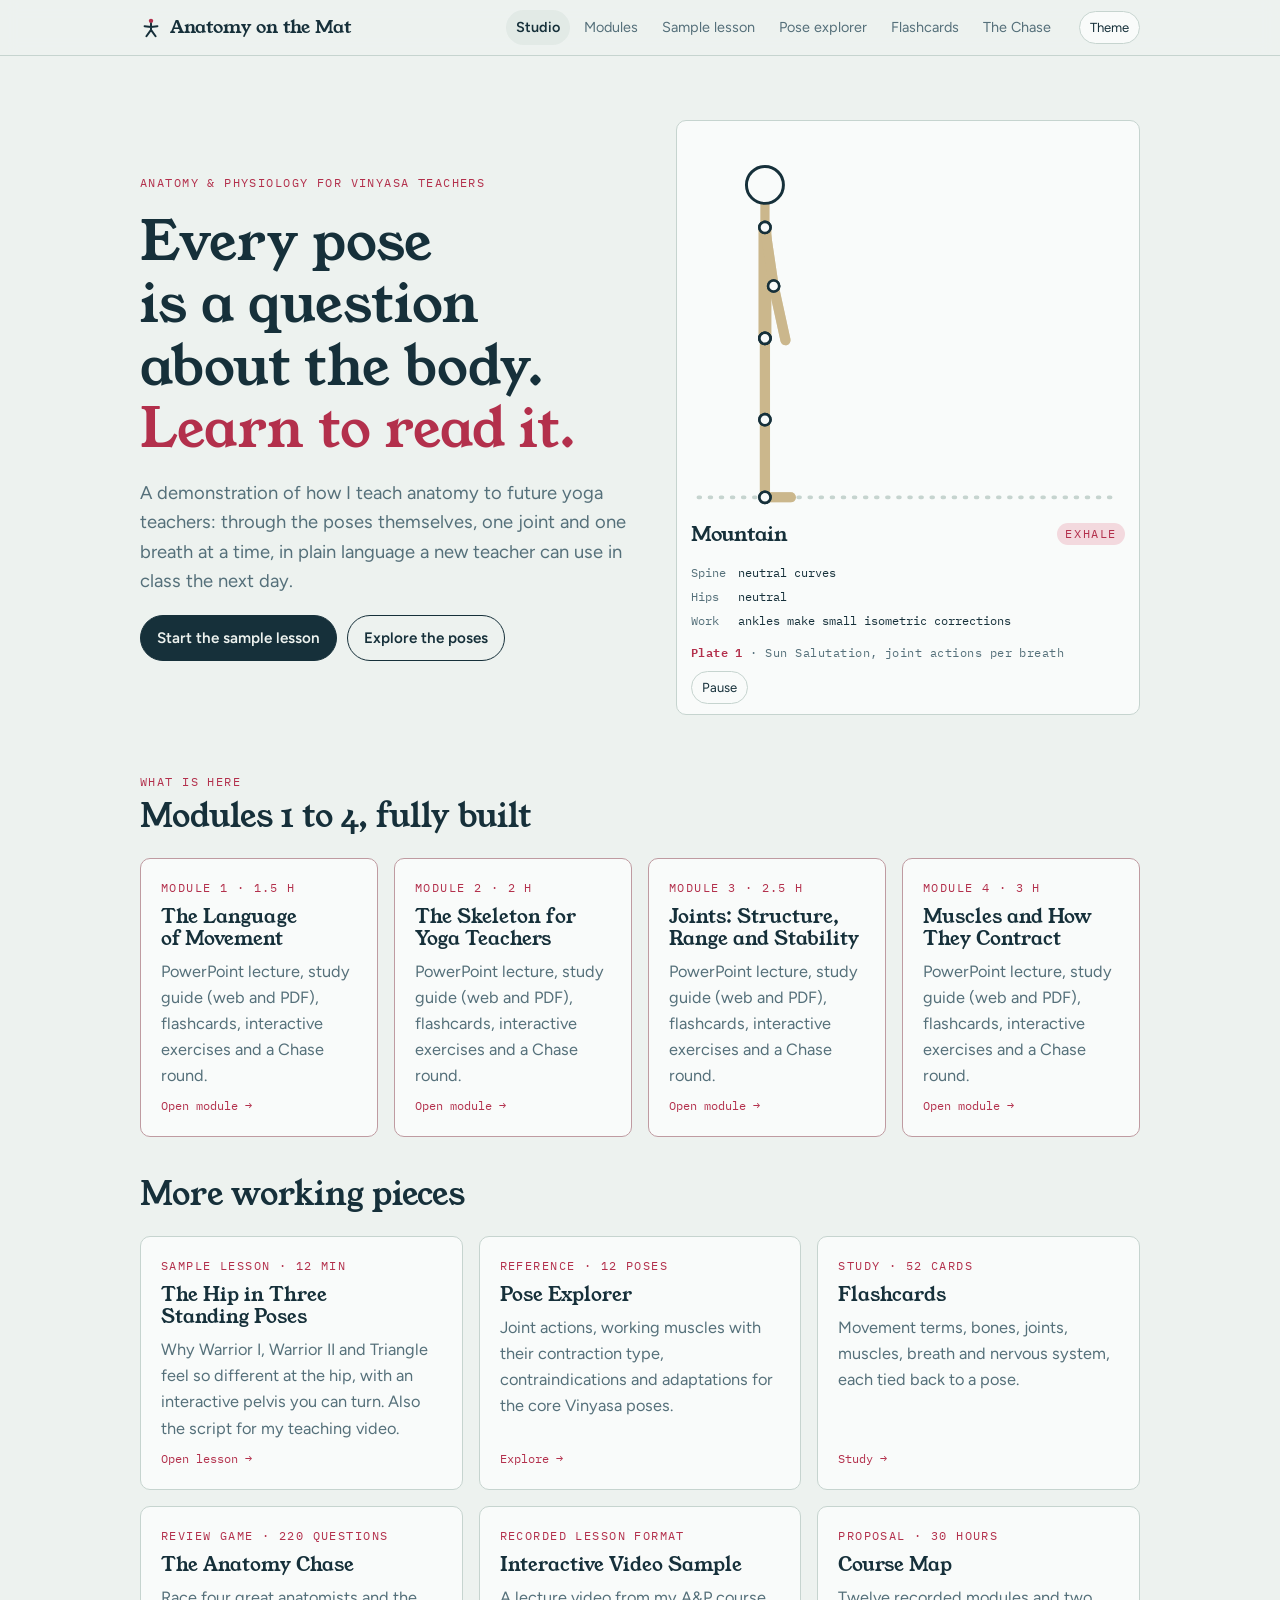
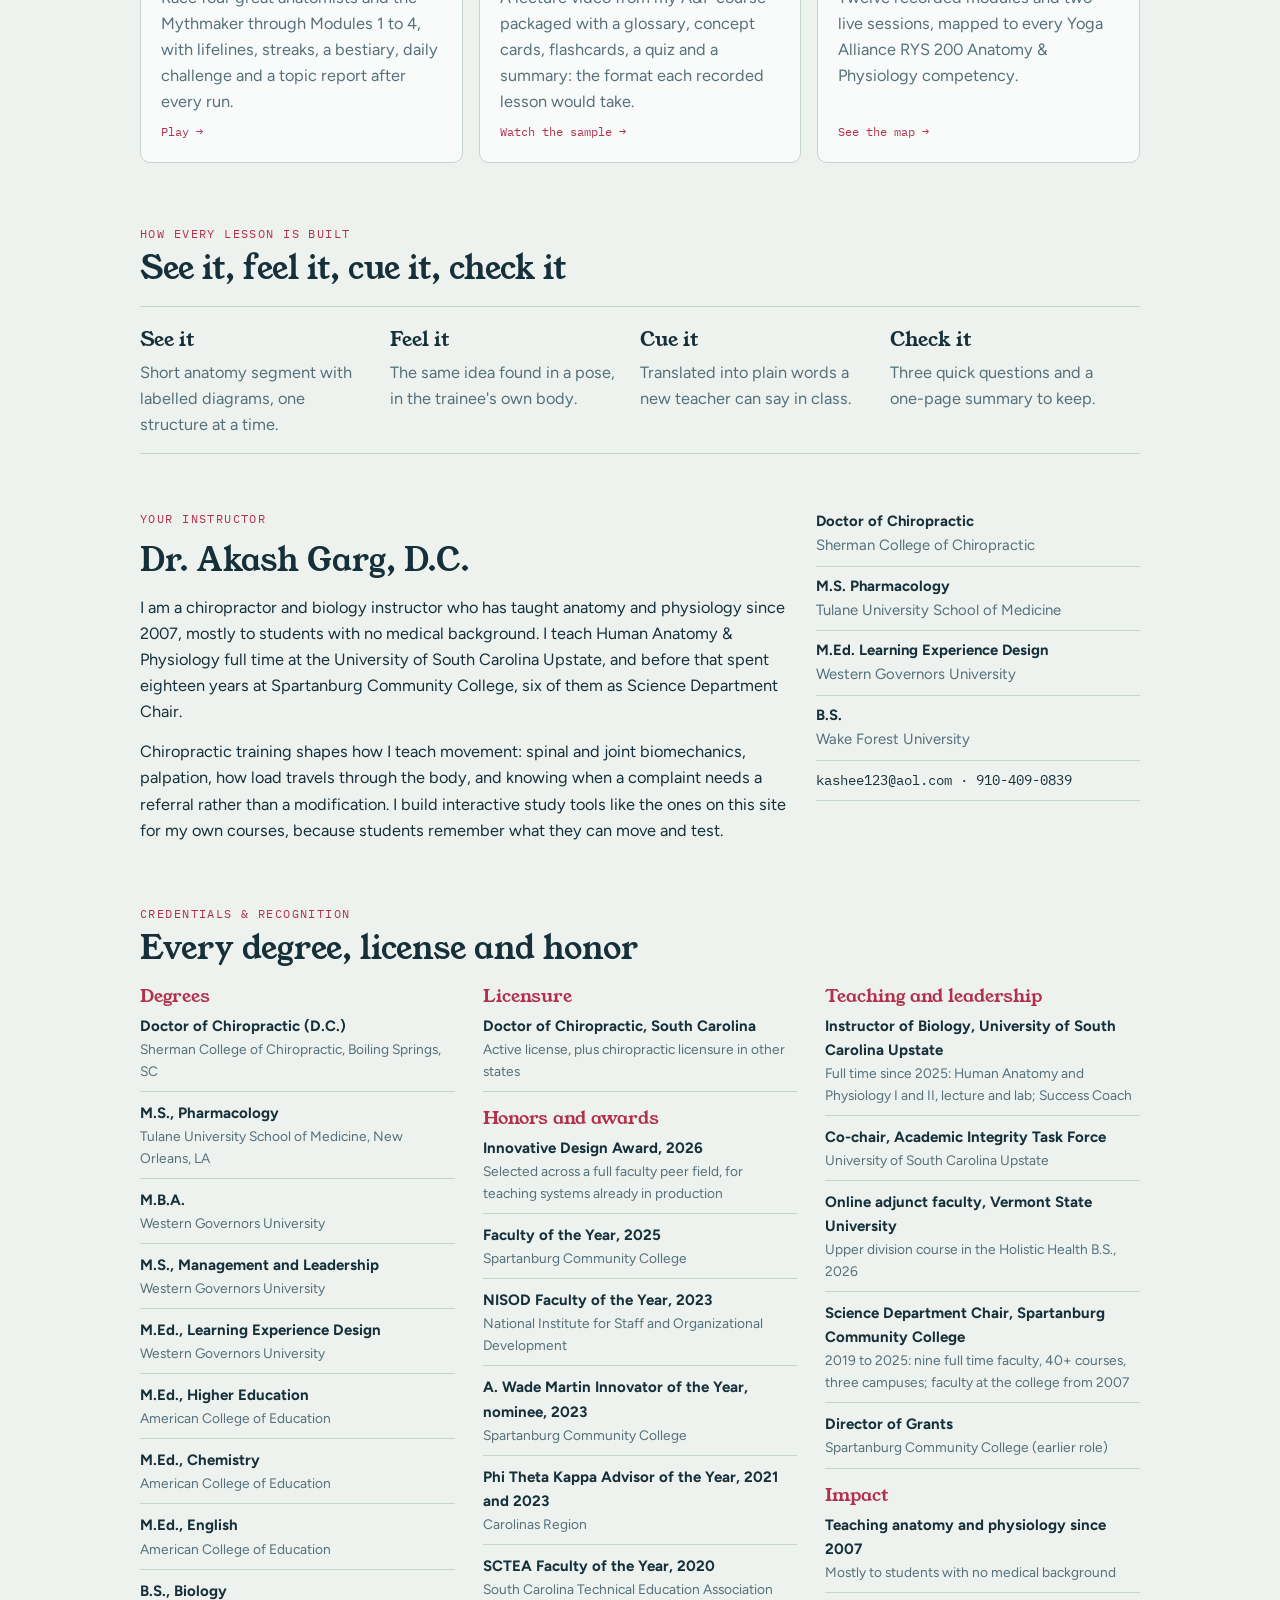
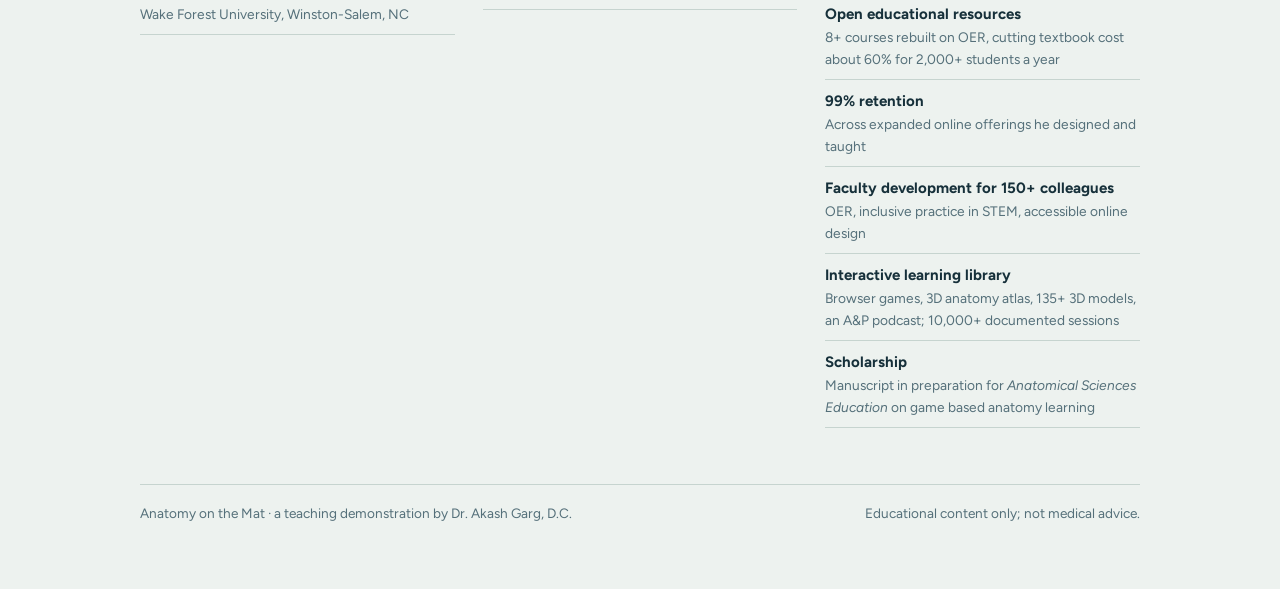
<file: index.html>
<!doctype html>
<html lang="en">
<head>
<meta charset="utf-8">
<meta name="viewport" content="width=device-width, initial-scale=1, viewport-fit=cover">
<title>Anatomy on the Mat</title>
<link rel="icon" href="data:image/svg+xml,%3Csvg xmlns=%22http://www.w3.org/2000/svg%22 viewBox=%220 0 24 24%22%3E%3Crect width=%2224%22 height=%2224%22 rx=%225%22 fill=%22%2316303A%22/%3E%3Ccircle cx=%2212%22 cy=%225%22 r=%222.4%22 fill=%22%23F07F93%22/%3E%3Cpath d=%22M12 8v6M5 11l7 1 7-1M12 14l-5 6M12 14l5 6%22 stroke=%22%23E3ECE9%22 stroke-width=%222.2%22 stroke-linecap=%22round%22 fill=%22none%22/%3E%3C/svg%3E">
<meta name="description" content="Anatomy and physiology for yoga teachers, taught through the poses by Dr. Akash Garg, D.C.: four complete modules, a sample lesson, pose explorer, flashcards and the Anatomy Chase review game.">
<meta property="og:title" content="Anatomy on the Mat">
<meta property="og:description" content="Anatomy and physiology for yoga teachers, taught through the poses by Dr. Akash Garg, D.C.: four complete modules, a sample lesson, pose explorer, flashcards and the Anatomy Chase review game.">
<meta property="og:type" content="website">
<meta name="theme-color" content="#16303A">
<link rel="preconnect" href="https://fonts.googleapis.com">
<link rel="stylesheet" href="https://fonts.googleapis.com/css2?family=Figtree:wght@400;500;600;700&family=IBM+Plex+Mono:wght@400;500&family=Young+Serif&display=swap">
<link rel="stylesheet" href="shared.css">
<style>
.hero{display:grid;grid-template-columns:minmax(0,1.05fr) minmax(0,1fr);gap:clamp(20px,4vw,48px);align-items:center;padding-block:clamp(28px,6vw,64px) 24px}
.hero h1 em{font-style:normal;color:var(--muscle)}
.hero .stack{gap:18px}
.flow{background:var(--surface);border:1px solid var(--line);border-radius:var(--r);padding:14px 14px 10px}
.flow svg{width:100%;height:auto;display:block}
.readout{display:grid;grid-template-columns:auto 1fr;gap:4px 12px;font-family:var(--mono);font-size:.78rem;align-items:baseline}
.readout dt{color:var(--muted)}
.readout dd{margin:0}
.step-name{font-family:var(--display);font-size:1.25rem}
.breath{font-family:var(--mono);font-size:.72rem;letter-spacing:.14em;text-transform:uppercase;padding:2px 8px;border-radius:999px;background:var(--sage-soft);color:var(--sage)}
.breath.ex{background:var(--muscle-soft);color:var(--muscle)}
.grid{display:grid;grid-template-columns:repeat(auto-fit,minmax(min(100%,300px),1fr));gap:16px;margin-top:22px}
.tile{display:flex;flex-direction:column;gap:8px;padding:20px;background:var(--surface);border:1px solid var(--line);border-radius:var(--r);text-decoration:none;color:var(--ink);transition:transform .15s,border-color .15s}
.tile:hover{transform:translateY(-2px);border-color:var(--ink)}
.tile .go{margin-top:auto;font-family:var(--mono);font-size:.78rem;color:var(--muscle)}
.method{display:grid;grid-template-columns:repeat(auto-fit,minmax(min(100%,210px),1fr));gap:0;border-top:1px solid var(--line);margin-top:18px}
.method div{padding:16px 16px 16px 0;border-bottom:1px solid var(--line)}
.method b{font-family:var(--display);font-weight:400;font-size:1.25rem;display:block;margin-bottom:4px}
section{margin-top:56px}
.about{display:grid;grid-template-columns:minmax(0,2fr) minmax(0,1fr);gap:28px}
.creds{list-style:none;padding:0;margin:0;display:flex;flex-direction:column;gap:8px;font-size:.93rem}
.creds li{padding-bottom:8px;border-bottom:1px solid var(--line)}
.cgrid{display:grid;grid-template-columns:repeat(auto-fit,minmax(min(100%,300px),1fr));gap:28px;margin-top:18px}
.cgrid h3{font-size:1.1rem;margin:16px 0 8px;color:var(--muscle)}
.cgrid h3:first-child{margin-top:0}
.cgrid ul{list-style:none;padding:0;margin:0;display:flex;flex-direction:column;gap:9px}
.cgrid li{padding-bottom:9px;border-bottom:1px solid var(--line);font-size:.94rem}
.cgrid li span{display:block;color:var(--muted);font-size:.86rem}
.grid.mods{grid-template-columns:repeat(auto-fit,minmax(min(100%,220px),1fr))}
.grid.mods .tile{border-color:color-mix(in srgb,var(--muscle) 35%,var(--line))}
@media (max-width:760px){.hero,.about{grid-template-columns:1fr}}
</style>
</head>
<body>
<div id="bar"></div>
<main class="wrap">
  <div class="hero">
    <div class="stack">
      <span class="eyebrow">Anatomy &amp; physiology for Vinyasa teachers</span>
      <h1>Every pose is a question about the body. <em>Learn to read it.</em></h1>
      <p class="lede">A demonstration of how I teach anatomy to future yoga teachers: through the poses themselves, one joint and one breath at a time, in plain language a new teacher can use in class the next day.</p>
      <div class="seg" style="gap:10px">
        <a class="btn" href="lesson.html">Start the sample lesson</a>
        <a class="btn ghost" href="poses.html">Explore the poses</a>
      </div>
    </div>
    <figure class="flow" style="margin:0" aria-label="Animated Sun Salutation figure">
      <svg id="flowFig" role="img" aria-label="Stick figure moving through a Sun Salutation"></svg>
      <div style="display:flex;justify-content:space-between;align-items:center;gap:10px;flex-wrap:wrap;margin-top:6px">
        <span class="step-name" id="stepName">Mountain</span>
        <span class="breath" id="breath">Inhale</span>
      </div>
      <dl class="readout" id="readout"></dl>
      <div style="display:flex;justify-content:space-between;align-items:center;margin-top:8px;gap:8px;flex-wrap:wrap">
        <span class="plate-cap"><b>Plate 1</b> · Sun Salutation, joint actions per breath</span>
        <button class="theme-btn" id="pauseBtn" type="button">Pause</button>
      </div>
    </figure>
  </div>

  <section style="margin-top:28px">
    <span class="eyebrow">What is here</span>
    <h2 style="margin-top:6px">Modules 1 to 4, fully built</h2>
    <div class="grid mods"><a class="tile" href="module1.html"><span class="eyebrow">Module 1 · 1.5 h</span><h3>The Language of Movement</h3><p class="muted">PowerPoint lecture, study guide (web and PDF), flashcards, interactive exercises and a Chase round.</p><span class="go">Open module →</span></a><a class="tile" href="module2.html"><span class="eyebrow">Module 2 · 2 h</span><h3>The Skeleton for Yoga Teachers</h3><p class="muted">PowerPoint lecture, study guide (web and PDF), flashcards, interactive exercises and a Chase round.</p><span class="go">Open module →</span></a><a class="tile" href="module3.html"><span class="eyebrow">Module 3 · 2.5 h</span><h3>Joints: Structure, Range and Stability</h3><p class="muted">PowerPoint lecture, study guide (web and PDF), flashcards, interactive exercises and a Chase round.</p><span class="go">Open module →</span></a><a class="tile" href="module4.html"><span class="eyebrow">Module 4 · 3 h</span><h3>Muscles and How They Contract</h3><p class="muted">PowerPoint lecture, study guide (web and PDF), flashcards, interactive exercises and a Chase round.</p><span class="go">Open module →</span></a></div>
    <h2 style="margin-top:40px">More working pieces</h2>
    <div class="grid">
      <a class="tile" href="lesson.html"><span class="eyebrow">Sample lesson · 12 min</span><h3>The Hip in Three Standing Poses</h3><p class="muted">Why Warrior I, Warrior II and Triangle feel so different at the hip, with an interactive pelvis you can turn. Also the script for my teaching video.</p><span class="go">Open lesson →</span></a>
      <a class="tile" href="poses.html"><span class="eyebrow">Reference · 12 poses</span><h3>Pose Explorer</h3><p class="muted">Joint actions, working muscles with their contraction type, contraindications and adaptations for the core Vinyasa poses.</p><span class="go">Explore →</span></a>
      <a class="tile" href="flashcards.html"><span class="eyebrow">Study · 52 cards</span><h3>Flashcards</h3><p class="muted">Movement terms, bones, joints, muscles, breath and nervous system, each tied back to a pose.</p><span class="go">Study →</span></a>
      <a class="tile" href="chase/index.html"><span class="eyebrow">Review game · 220 questions</span><h3>The Anatomy Chase</h3><p class="muted">Race four great anatomists and the Mythmaker through Modules 1 to 4, with lifelines, streaks, a bestiary, daily challenge and a topic report after every run.</p><span class="go">Play →</span></a>
      <a class="tile" href="lesson.html#video"><span class="eyebrow">Recorded lesson format</span><h3>Interactive Video Sample</h3><p class="muted">A lecture video from my A&amp;P course packaged with a glossary, concept cards, flashcards, a quiz and a summary: the format each recorded lesson would take.</p><span class="go">Watch the sample →</span></a>
      <a class="tile" href="course.html"><span class="eyebrow">Proposal · 30 hours</span><h3>Course Map</h3><p class="muted">Twelve recorded modules and two live sessions, mapped to every Yoga Alliance RYS 200 Anatomy &amp; Physiology competency.</p><span class="go">See the map →</span></a>
    </div>
  </section>

  <section>
    <span class="eyebrow">How every lesson is built</span>
    <h2 style="margin-top:6px">See it, feel it, cue it, check it</h2>
    <div class="method">
      <div><b>See it</b><span class="muted">Short anatomy segment with labelled diagrams, one structure at a time.</span></div>
      <div><b>Feel it</b><span class="muted">The same idea found in a pose, in the trainee's own body.</span></div>
      <div><b>Cue it</b><span class="muted">Translated into plain words a new teacher can say in class.</span></div>
      <div><b>Check it</b><span class="muted">Three quick questions and a one-page summary to keep.</span></div>
    </div>
  </section>

  <section class="about">
    <div class="prose">
      <span class="eyebrow">Your instructor</span>
      <h2>Dr. Akash Garg, D.C.</h2>
      <p>I am a chiropractor and biology instructor who has taught anatomy and physiology since 2007, mostly to students with no medical background. I teach Human Anatomy &amp; Physiology full time at the University of South Carolina Upstate, and before that spent eighteen years at Spartanburg Community College, six of them as Science Department Chair.</p>
      <p>Chiropractic training shapes how I teach movement: spinal and joint biomechanics, palpation, how load travels through the body, and knowing when a complaint needs a referral rather than a modification. I build interactive study tools like the ones on this site for my own courses, because students remember what they can move and test.</p>
    </div>
    <ul class="creds">
      <li><b>Doctor of Chiropractic</b><br><span class="muted">Sherman College of Chiropractic</span></li>
      <li><b>M.S. Pharmacology</b><br><span class="muted">Tulane University School of Medicine</span></li>
      <li><b>M.Ed. Learning Experience Design</b><br><span class="muted">Western Governors University</span></li>
      <li><b>B.S.</b><br><span class="muted">Wake Forest University</span></li>
      <li><span class="mono" style="font-size:.85rem">kashee123@aol.com · 910-409-0839</span></li>
    </ul>
  </section>


  <section class="creds-full" id="credentials">
    <span class="eyebrow">Credentials &amp; recognition</span>
    <h2 style="margin-top:6px">Every degree, license and honor</h2>
    <div class="cgrid">
      <div><h3>Degrees</h3><ul>
        <li><b>Doctor of Chiropractic (D.C.)</b><span>Sherman College of Chiropractic, Boiling Springs, SC</span></li>
        <li><b>M.S., Pharmacology</b><span>Tulane University School of Medicine, New Orleans, LA</span></li>
        <li><b>M.B.A.</b><span>Western Governors University</span></li>
        <li><b>M.S., Management and Leadership</b><span>Western Governors University</span></li>
        <li><b>M.Ed., Learning Experience Design</b><span>Western Governors University</span></li>
        <li><b>M.Ed., Higher Education</b><span>American College of Education</span></li>
        <li><b>M.Ed., Chemistry</b><span>American College of Education</span></li>
        <li><b>M.Ed., English</b><span>American College of Education</span></li>
        <li><b>B.S., Biology</b><span>Wake Forest University, Winston-Salem, NC</span></li>
      </ul></div>
      <div><h3>Licensure</h3><ul>
        <li><b>Doctor of Chiropractic, South Carolina</b><span>Active license, plus chiropractic licensure in other states</span></li>
      </ul>
      <h3>Honors and awards</h3><ul>
        <li><b>Innovative Design Award, 2026</b><span>Selected across a full faculty peer field, for teaching systems already in production</span></li>
        <li><b>Faculty of the Year, 2025</b><span>Spartanburg Community College</span></li>
        <li><b>NISOD Faculty of the Year, 2023</b><span>National Institute for Staff and Organizational Development</span></li>
        <li><b>A. Wade Martin Innovator of the Year, nominee, 2023</b><span>Spartanburg Community College</span></li>
        <li><b>Phi Theta Kappa Advisor of the Year, 2021 and 2023</b><span>Carolinas Region</span></li>
        <li><b>SCTEA Faculty of the Year, 2020</b><span>South Carolina Technical Education Association</span></li>
      </ul></div>
      <div><h3>Teaching and leadership</h3><ul>
        <li><b>Instructor of Biology, University of South Carolina Upstate</b><span>Full time since 2025: Human Anatomy and Physiology I and II, lecture and lab; Success Coach</span></li>
        <li><b>Co-chair, Academic Integrity Task Force</b><span>University of South Carolina Upstate</span></li>
        <li><b>Online adjunct faculty, Vermont State University</b><span>Upper division course in the Holistic Health B.S., 2026</span></li>
        <li><b>Science Department Chair, Spartanburg Community College</b><span>2019 to 2025: nine full time faculty, 40+ courses, three campuses; faculty at the college from 2007</span></li>
        <li><b>Director of Grants</b><span>Spartanburg Community College (earlier role)</span></li>
      </ul>
      <h3>Impact</h3><ul>
        <li><b>Teaching anatomy and physiology since 2007</b><span>Mostly to students with no medical background</span></li>
        <li><b>Open educational resources</b><span>8+ courses rebuilt on OER, cutting textbook cost about 60% for 2,000+ students a year</span></li>
        <li><b>99% retention</b><span>Across expanded online offerings he designed and taught</span></li>
        <li><b>Faculty development for 150+ colleagues</b><span>OER, inclusive practice in STEM, accessible online design</span></li>
        <li><b>Interactive learning library</b><span>Browser games, 3D anatomy atlas, 135+ 3D models, an A&amp;P podcast; 10,000+ documented sessions</span></li>
        <li><b>Scholarship</b><span>Manuscript in preparation for <i>Anatomical Sciences Education</i> on game based anatomy learning</span></li>
      </ul></div>
    </div>
  </section>

  <footer class="foot"><span>Anatomy on the Mat · a teaching demonstration by Dr. Akash Garg, D.C.</span><span>Educational content only; not medical advice.</span></footer>
</main>
<script src="common.js"></script>
<script>
(function(){
  const base={view:"side",neck:90,ftL:0,ftR:0};
  const SEQ=[
    {n:"Mountain",b:"Exhale",a:{...base,trunk:90,uL:-82,fL:-78,uR:-82,fR:-78,tL:-90,sL:-90,tR:-90,sR:-90},
      r:[["Spine","neutral curves"],["Hips","neutral"],["Work","ankles make small isometric corrections"]]},
    {n:"Upward Salute",b:"Inhale",a:{...base,trunk:92,neck:95,uL:95,fL:95,uR:95,fR:95,tL:-90,sL:-90,tR:-90,sR:-90},
      r:[["Shoulders","flexion overhead, scapulae rotate upward"],["Spine","slight extension"],["Breath","ribs lift and widen"]]},
    {n:"Standing Forward Fold",b:"Exhale",a:{...base,trunk:-78,neck:-85,uL:-92,fL:-92,uR:-92,fR:-92,tL:-92,sL:-90,tR:-92,sR:-90},
      r:[["Hips","deep flexion"],["Hamstrings","lengthen"],["Spine","flexion"]]},
    {n:"Plank",b:"Inhale",a:{...base,trunk:19,neck:22,uL:-90,fL:-90,uR:-90,fR:-90,tL:199,sL:199,ftL:-95,tR:199,sR:199,ftR:-95},
      r:[["Core","isometric, body in one line"],["Serratus anterior","holds scapulae on the ribs"],["Wrists","extension under load"]]},
    {n:"Chaturanga",b:"Exhale",a:{...base,trunk:8,neck:10,uL:188,fL:-90,uR:188,fR:-90,tL:188,sL:188,ftL:-95,tR:188,sR:188,ftR:-95},
      r:[["Triceps","eccentric as you lower"],["Elbows","flexion to about 90 degrees"],["Shoulders","stay level with elbows"]]},
    {n:"Cobra",b:"Inhale",a:{...base,trunk:45,neck:60,uL:-105,fL:-60,uR:-105,fR:-60,tL:195,sL:180,ftL:185,tR:195,sR:180,ftR:185},
      r:[["Spine","extension"],["Erector spinae","concentric lift"],["Scapulae","retract and depress"]]},
    {n:"Downward Dog",b:"Exhale",a:{...base,trunk:-40,neck:-40,uL:-50,fL:-55,uR:-50,fR:-55,tL:-110,sL:-100,ftL:-20,tR:-110,sR:-100,ftR:-20},
      r:[["Shoulders","full flexion"],["Hips","flexion"],["Calves & hamstrings","lengthen"]]}
  ];
  const svg=document.getElementById("flowFig"), box=[-40,-196,235,204];
  const norm=d=>((d+540)%360)-180;
  const lerp=(A,B,t)=>{const o={view:"side"};for(const k in A){if(k==="view")continue;o[k]=A[k]+norm(B[k]-A[k])*t;}return o;};
  const ease=t=>t<.5?2*t*t:1-Math.pow(-2*t+2,2)/2;
  let i=0,t0=performance.now(),paused=false;
  const HOLD=1500,MOVE=1300,name=document.getElementById("stepName"),br=document.getElementById("breath"),ro=document.getElementById("readout");
  function label(k){const s=SEQ[k];name.textContent=s.n;br.textContent=s.b;br.classList.toggle("ex",s.b==="Exhale");ro.innerHTML=s.r.map(([a,b])=>`<dt>${a}</dt><dd>${b}</dd>`).join("");}
  label(0); drawFigure(svg,SEQ[0].a,{box});
  const reduce=matchMedia("(prefers-reduced-motion: reduce)").matches;
  function frame(now){
    if(!paused){
      const el=now-t0;
      if(el>HOLD){
        const t=Math.min(1,(el-HOLD)/MOVE), j=(i+1)%SEQ.length;
        drawFigure(svg,lerp(SEQ[i].a,SEQ[j].a,ease(t)),{box});
        if(t>=1){i=j;t0=now;label(i);}
      }
    }
    requestAnimationFrame(frame);
  }
  if(!reduce) requestAnimationFrame(frame);
  else{ document.getElementById("pauseBtn").textContent="Next"; }
  document.getElementById("pauseBtn").addEventListener("click",e=>{
    if(reduce){i=(i+1)%SEQ.length;label(i);drawFigure(svg,SEQ[i].a,{box});return;}
    paused=!paused; e.target.textContent=paused?"Play":"Pause"; if(!paused)t0=performance.now()-HOLD-1;
  });
})();
</script>
</body>
</html>
</file>
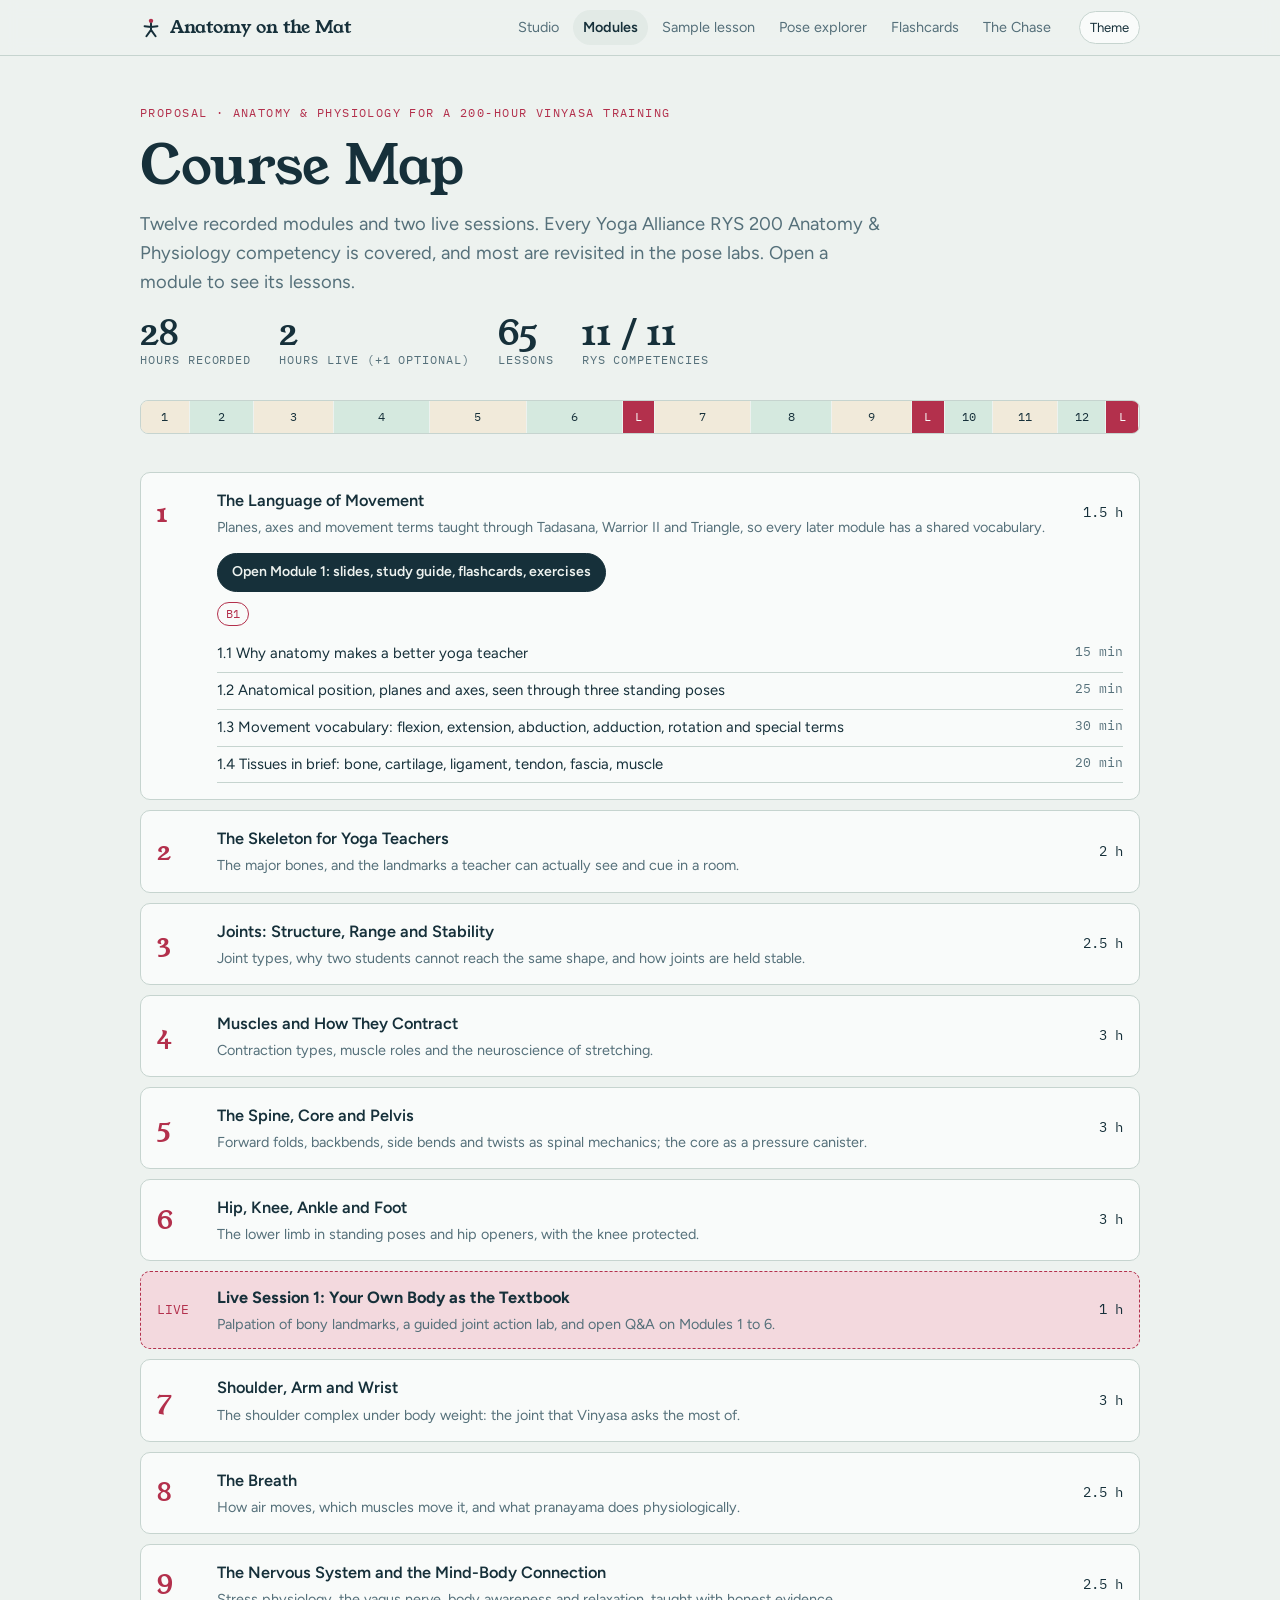
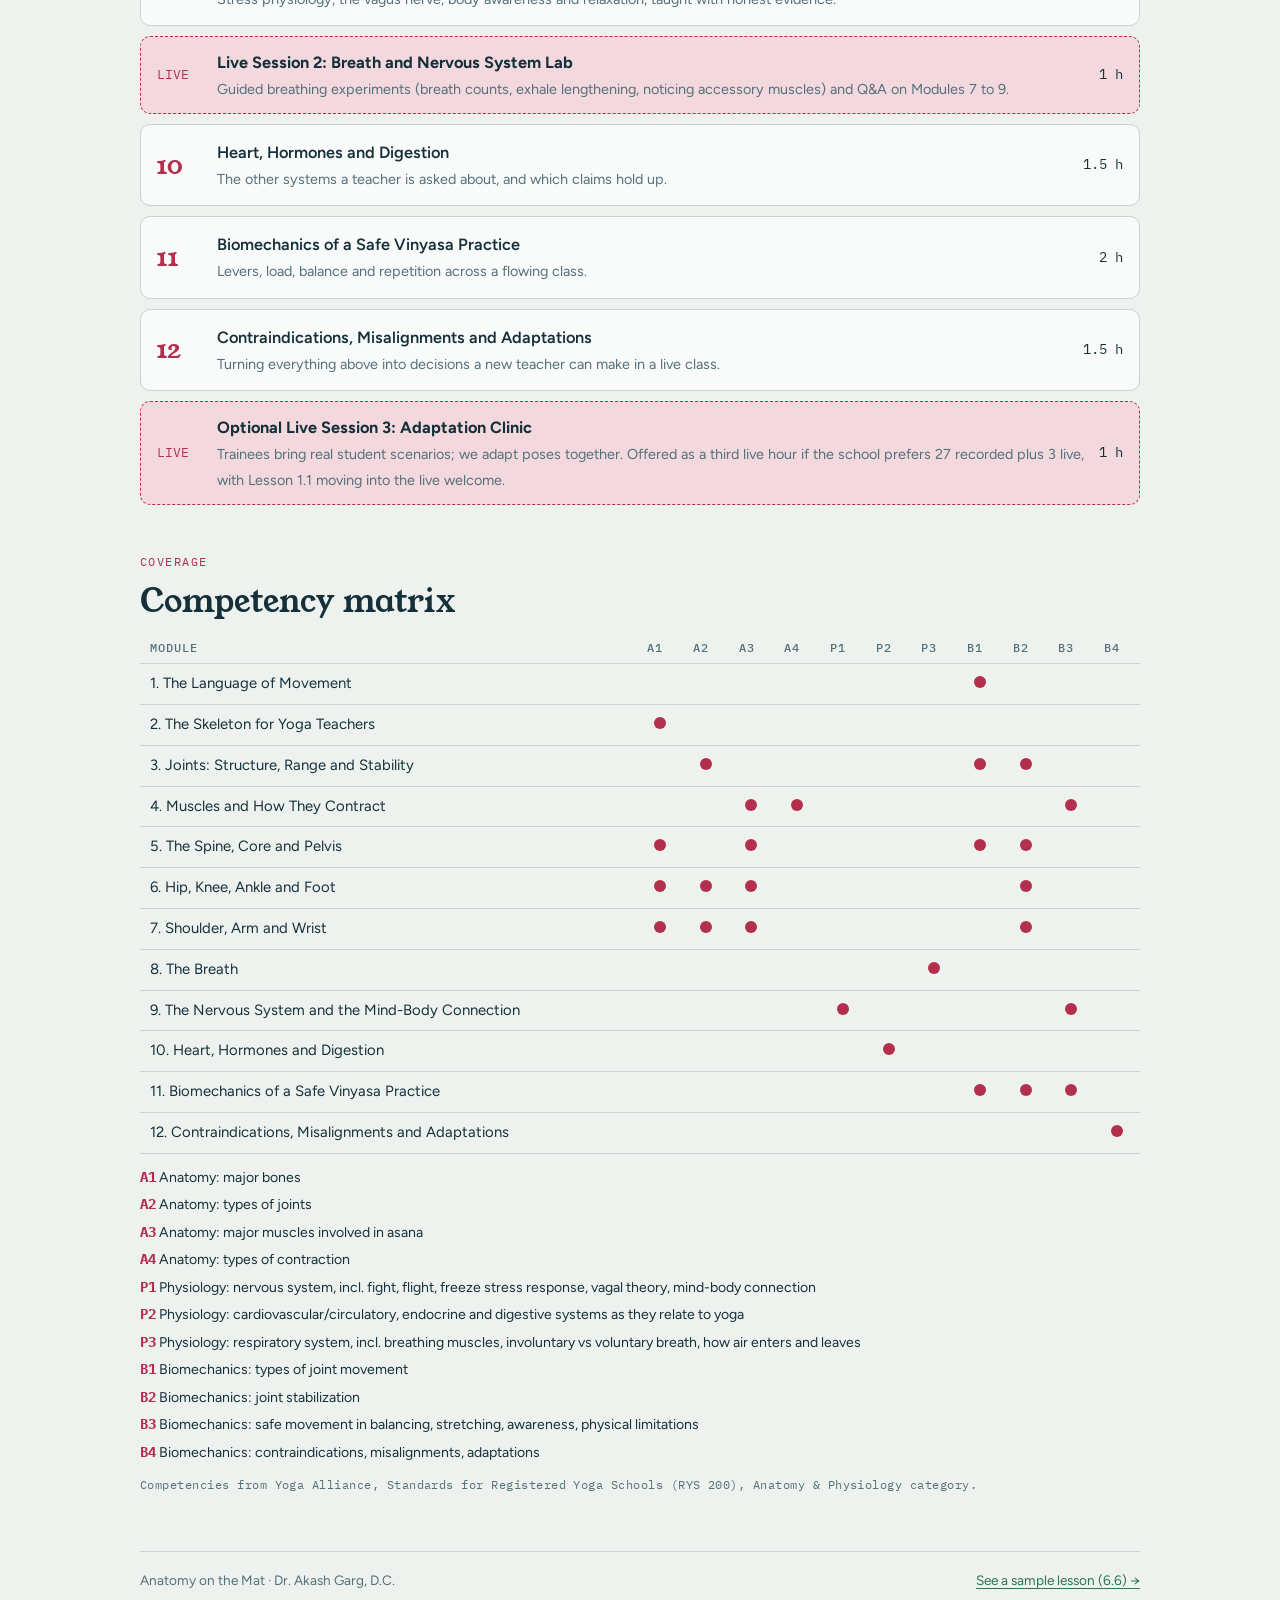
<file: course.html>
<!doctype html>
<html lang="en">
<head>
<meta charset="utf-8">
<meta name="viewport" content="width=device-width, initial-scale=1, viewport-fit=cover">
<title>Course Map · Anatomy on the Mat</title>
<link rel="icon" href="data:image/svg+xml,%3Csvg xmlns=%22http://www.w3.org/2000/svg%22 viewBox=%220 0 24 24%22%3E%3Crect width=%2224%22 height=%2224%22 rx=%225%22 fill=%22%2316303A%22/%3E%3Ccircle cx=%2212%22 cy=%225%22 r=%222.4%22 fill=%22%23F07F93%22/%3E%3Cpath d=%22M12 8v6M5 11l7 1 7-1M12 14l-5 6M12 14l5 6%22 stroke=%22%23E3ECE9%22 stroke-width=%222.2%22 stroke-linecap=%22round%22 fill=%22none%22/%3E%3C/svg%3E">
<meta name="description" content="A proposed 30 hour anatomy and physiology curriculum for a 200 hour Vinyasa teacher training, mapped to Yoga Alliance RYS 200 competencies.">
<meta property="og:title" content="Course Map · Anatomy on the Mat">
<meta property="og:description" content="A proposed 30 hour anatomy and physiology curriculum for a 200 hour Vinyasa teacher training, mapped to Yoga Alliance RYS 200 competencies.">
<meta property="og:type" content="website">
<meta name="theme-color" content="#16303A">
<link rel="preconnect" href="https://fonts.googleapis.com">
<link rel="stylesheet" href="https://fonts.googleapis.com/css2?family=Figtree:wght@400;500;600;700&family=IBM+Plex+Mono:wght@400;500&family=Young+Serif&display=swap">
<link rel="stylesheet" href="shared.css">
<style>
.head{padding-block:clamp(26px,5vw,48px) 10px;display:flex;flex-direction:column;gap:12px}
.totals{display:flex;gap:28px;flex-wrap:wrap;margin-top:6px}
.totals div{display:flex;flex-direction:column}
.totals b{font-family:var(--display);font-weight:400;font-size:2.2rem;line-height:1}
.totals span{font-family:var(--mono);font-size:.74rem;color:var(--muted);text-transform:uppercase;letter-spacing:.08em}
.strip{display:flex;height:34px;border-radius:8px;overflow:hidden;margin-top:18px;border:1px solid var(--line)}
.strip a{display:flex;align-items:center;justify-content:center;font-family:var(--mono);font-size:.72rem;color:var(--ink);text-decoration:none;border-right:1px solid var(--bg);min-width:0}
.strip a.live{background:var(--muscle);color:var(--surface)}
.mods{display:flex;flex-direction:column;gap:10px;margin-top:28px}
details.mod{background:var(--surface);border:1px solid var(--line);border-radius:var(--r)}
details.mod summary{list-style:none;cursor:pointer;display:grid;grid-template-columns:3rem minmax(0,1fr) auto;gap:12px;align-items:center;padding:14px 16px}
details.mod summary::-webkit-details-marker{display:none}
.num{font-family:var(--display);font-size:1.6rem;color:var(--muscle)}
.mt{font-weight:600}
.mf{font-size:.9rem;color:var(--muted)}
.hrs{font-family:var(--mono);font-size:.85rem;text-align:right;white-space:nowrap}
.body{padding:0 16px 16px calc(3rem + 28px);display:flex;flex-direction:column;gap:10px}
@media (max-width:560px){.body{padding-left:16px}}
.body ol{margin:0;padding:0;list-style:none;display:flex;flex-direction:column}
.body li{display:flex;justify-content:space-between;gap:12px;padding:6px 0;border-bottom:1px solid var(--line);font-size:.93rem}
.body li span:last-child{font-family:var(--mono);font-size:.8rem;color:var(--muted);white-space:nowrap}
.comps{display:flex;gap:6px;flex-wrap:wrap}
.livebox{background:var(--muscle-soft);border:1px dashed var(--muscle);border-radius:var(--r);padding:12px 16px;display:grid;grid-template-columns:3rem minmax(0,1fr) auto;gap:12px;align-items:center}
.livebox .num{font-size:.8rem;font-family:var(--mono)}
.matrix td,.matrix th{text-align:center}
.matrix td:first-child,.matrix th:first-child{text-align:left}
.dot{display:inline-block;width:12px;height:12px;border-radius:50%;background:var(--muscle)}
section{margin-top:48px;display:flex;flex-direction:column;gap:12px}
</style>
</head>
<body>
<div id="bar"></div>
<main class="wrap">
  <header class="head">
    <span class="eyebrow">Proposal · Anatomy &amp; Physiology for a 200-hour Vinyasa training</span>
    <h1>Course Map</h1>
    <p class="lede">Twelve recorded modules and two live sessions. Every Yoga Alliance RYS 200 Anatomy &amp; Physiology competency is covered, and most are revisited in the pose labs. Open a module to see its lessons.</p>
    <div class="totals" id="totals"></div>
    <div class="strip" id="strip" aria-label="Hours by module"></div>
  </header>
  <div class="mods" id="mods"></div>
  <section>
    <span class="eyebrow">Coverage</span>
    <h2>Competency matrix</h2>
    <div class="scroll"><table class="data matrix" id="matrix"></table></div>
    <div id="key" class="stack" style="gap:4px;font-size:.88rem"></div>
    <p class="plate-cap">Competencies from Yoga Alliance, Standards for Registered Yoga Schools (RYS 200), Anatomy &amp; Physiology category.</p>
  </section>
  <footer class="foot"><span>Anatomy on the Mat · Dr. Akash Garg, D.C.</span><a href="lesson.html">See a sample lesson (6.6) →</a></footer>
</main>
<script src="common.js"></script>
<script src="data-course.js"></script>
<script>
(function(){
  const M=COURSE.modules, L=COURSE.live, C=COURSE.comp;
  const mins=m=>m.lessons.reduce((a,l)=>a+l[1],0);
  const rec=M.reduce((a,m)=>a+mins(m),0), nL=M.reduce((a,m)=>a+m.lessons.length,0);
  document.getElementById("totals").innerHTML=`<div><b>${rec/60}</b><span>hours recorded</span></div><div><b>2</b><span>hours live (+1 optional)</span></div><div><b>${nL}</b><span>lessons</span></div><div><b>11 / 11</b><span>RYS competencies</span></div>`;
  const shades=["var(--bone-soft)","var(--sage-soft)"];
  let strip="",mods="";
  M.forEach((m,i)=>{
    strip+=`<a href="#m${m.n}" style="flex:${mins(m)};background:${shades[i%2]}" title="Module ${m.n}: ${m.title}">${m.n}</a>`;
    mods+=`<details class="mod" id="m${m.n}"${m.n===1?" open":""}><summary><span class="num">${m.n}</span><span><span class="mt">${m.title}</span><br><span class="mf">${m.focus}</span></span><span class="hrs">${mins(m)/60} h</span></summary>
      <div class="body">${m.n<=4?`<a class="btn" style="align-self:flex-start;padding:7px 14px;font-size:.88rem" href="module${m.n}.html">Open Module ${m.n}: slides, study guide, flashcards, exercises</a>`:''}<div class="comps">${m.comp.map(c=>`<span class="chip c-con" title="${C[c]}">${c}</span>`).join("")}</div>
      <ol>${m.lessons.map((l,j)=>`<li><span>${m.n}.${j+1} ${l[0]}${m.n===6&&j===5?' · <a href="lesson.html">sample</a>':""}</span><span>${l[1]} min</span></li>`).join("")}</ol></div></details>`;
    L.filter(x=>x.after===m.n).forEach(x=>{
      strip+=`<a class="live" style="flex:${x.mins}" title="${x.title}">L</a>`;
      mods+=`<div class="livebox"><span class="num">LIVE</span><span><b>${x.title}</b><br><span class="mf">${x.desc}</span></span><span class="hrs">${x.mins/60} h</span></div>`;
    });
  });
  document.getElementById("strip").innerHTML=strip;
  document.getElementById("mods").innerHTML=mods;
  const keys=Object.keys(C);
  document.getElementById("matrix").innerHTML=`<thead><tr><th>Module</th>${keys.map(k=>`<th title="${C[k]}">${k}</th>`).join("")}</tr></thead><tbody>${M.map(m=>`<tr><td>${m.n}. ${m.title}</td>${keys.map(k=>`<td>${m.comp.includes(k)?'<span class="dot" aria-label="covered"></span>':""}</td>`).join("")}</tr>`).join("")}</tbody>`;
  document.getElementById("key").innerHTML=keys.map(k=>`<div><b class="mono" style="color:var(--muscle)">${k}</b> ${C[k]}</div>`).join("");
})();
</script>
</body>
</html>
</file>
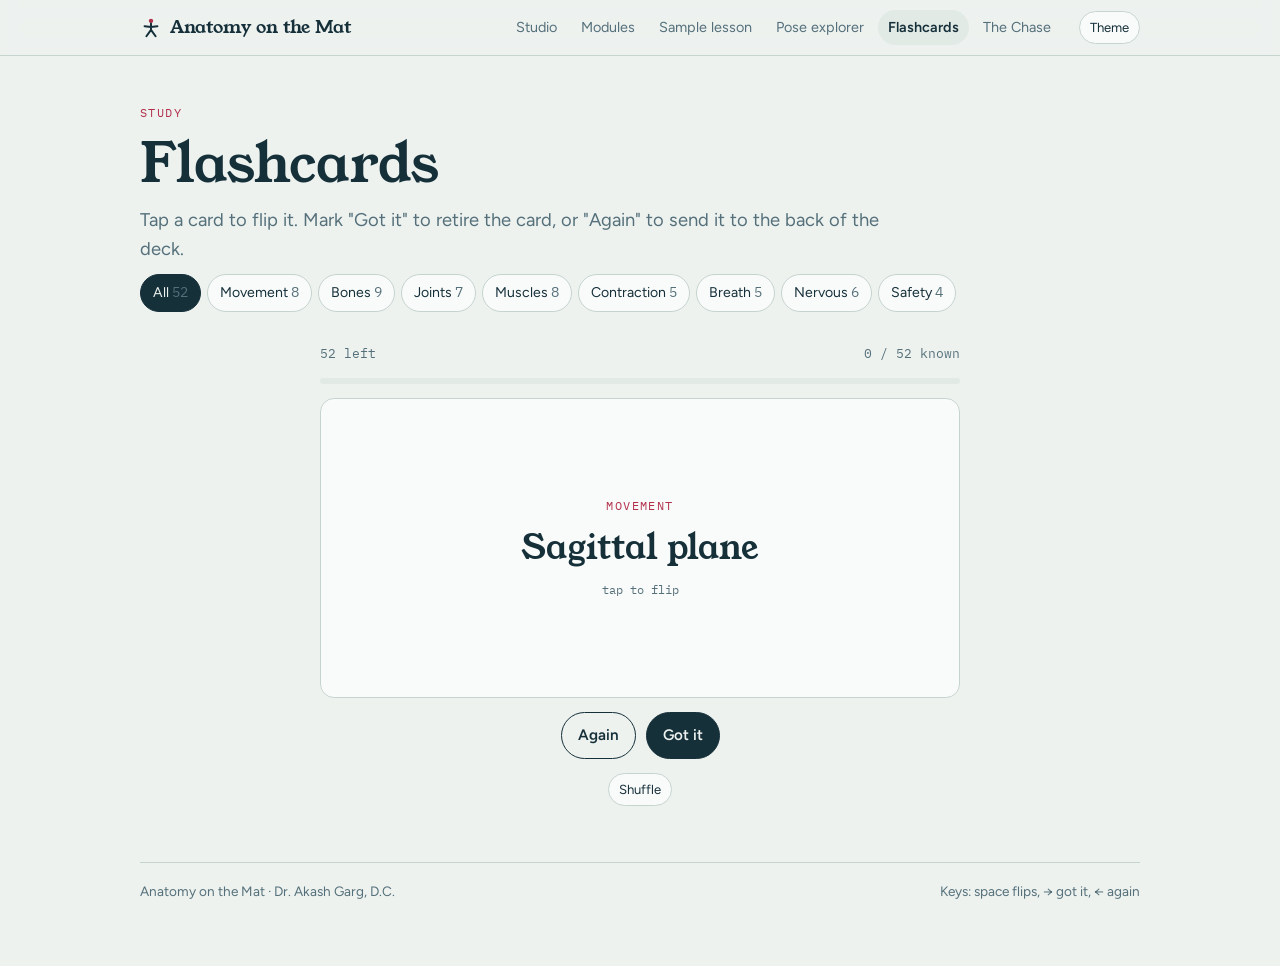
<file: flashcards.html>
<!doctype html>
<html lang="en">
<head>
<meta charset="utf-8">
<meta name="viewport" content="width=device-width, initial-scale=1, viewport-fit=cover">
<title>Flashcards · Anatomy on the Mat</title>
<link rel="icon" href="data:image/svg+xml,%3Csvg xmlns=%22http://www.w3.org/2000/svg%22 viewBox=%220 0 24 24%22%3E%3Crect width=%2224%22 height=%2224%22 rx=%225%22 fill=%22%2316303A%22/%3E%3Ccircle cx=%2212%22 cy=%225%22 r=%222.4%22 fill=%22%23F07F93%22/%3E%3Cpath d=%22M12 8v6M5 11l7 1 7-1M12 14l-5 6M12 14l5 6%22 stroke=%22%23E3ECE9%22 stroke-width=%222.2%22 stroke-linecap=%22round%22 fill=%22none%22/%3E%3C/svg%3E">
<meta name="description" content="Yoga anatomy flashcards: movement terms, bones, joints, muscles, breath, nervous system and safe practice.">
<meta property="og:title" content="Flashcards · Anatomy on the Mat">
<meta property="og:description" content="Yoga anatomy flashcards: movement terms, bones, joints, muscles, breath, nervous system and safe practice.">
<meta property="og:type" content="website">
<meta name="theme-color" content="#16303A">
<link rel="preconnect" href="https://fonts.googleapis.com">
<link rel="stylesheet" href="https://fonts.googleapis.com/css2?family=Figtree:wght@400;500;600;700&family=IBM+Plex+Mono:wght@400;500&family=Young+Serif&display=swap">
<link rel="stylesheet" href="shared.css">
<style>
.head{padding-block:clamp(26px,5vw,48px) 14px;display:flex;flex-direction:column;gap:10px}
.stage{max-width:640px;margin:18px auto 0;display:flex;flex-direction:column;gap:14px}
.card{perspective:1400px;height:300px;cursor:pointer;border:0;background:none;padding:0;font:inherit;color:inherit;width:100%}
.inner{position:relative;width:100%;height:100%;transition:transform .5s;transform-style:preserve-3d}
.card.flip .inner{transform:rotateY(180deg)}
.face{position:absolute;inset:0;backface-visibility:hidden;border-radius:14px;border:1px solid var(--line);display:flex;flex-direction:column;justify-content:center;align-items:center;padding:26px;text-align:center;gap:12px}
.front{background:var(--surface)}
.front .t{font-family:var(--display);font-size:clamp(1.5rem,4vw,2.1rem);line-height:1.2}
.back{background:var(--ink);color:var(--bg);transform:rotateY(180deg);font-size:1.05rem;line-height:1.55}
.back .t{max-width:46ch}
.deck{font-family:var(--mono);font-size:.72rem;letter-spacing:.12em;text-transform:uppercase;color:var(--muscle)}
.back .deck{color:var(--bone)}
.row{display:flex;gap:10px;justify-content:center;flex-wrap:wrap}
.prog{height:6px;background:var(--surface-2);border-radius:4px;overflow:hidden}
.prog span{display:block;height:100%;background:var(--sage);transition:width .3s}
.stats{display:flex;justify-content:space-between;font-family:var(--mono);font-size:.8rem;color:var(--muted)}
.done{text-align:center;padding:40px 20px;background:var(--surface);border:1px solid var(--line);border-radius:14px}
</style>
</head>
<body>
<div id="bar"></div>
<main class="wrap">
  <header class="head">
    <span class="eyebrow">Study</span>
    <h1>Flashcards</h1>
    <p class="lede">Tap a card to flip it. Mark "Got it" to retire the card, or "Again" to send it to the back of the deck.</p>
    <div class="seg" id="decks" role="group" aria-label="Choose a deck"></div>
  </header>
  <div class="stage">
    <div class="stats"><span id="left"></span><span id="known"></span></div>
    <div class="prog"><span id="bar2" style="width:0"></span></div>
    <button class="card" id="card" type="button" aria-label="Flip card">
      <div class="inner"><div class="face front"><span class="deck" id="fd"></span><span class="t" id="ft"></span><span class="muted mono" style="font-size:.75rem">tap to flip</span></div>
      <div class="face back"><span class="deck" id="bd"></span><span class="t" id="bt"></span></div></div>
    </button>
    <div class="done" id="done" hidden><h2>Deck complete</h2><p class="muted" style="margin-top:8px">Every card in this deck is marked known.</p><div class="row" style="margin-top:16px"><button class="btn" id="again2" type="button">Study again</button></div></div>
    <div class="row" id="ctl"><button class="btn ghost" id="againBtn" type="button">Again</button><button class="btn" id="gotBtn" type="button">Got it</button></div>
    <div class="row"><button class="theme-btn" id="shuf" type="button">Shuffle</button></div>
  </div>
  <footer class="foot"><span>Anatomy on the Mat · Dr. Akash Garg, D.C.</span><span>Keys: space flips, → got it, ← again</span></footer>
</main>
<script src="common.js"></script>
<script src="data-study.js"></script>
<script>
(function(){
  const decks=["All",...new Set(CARDS.map(c=>c[0]))];
  let deck="All",queue=[],known=0,total=0;
  const dEl=document.getElementById("decks"),card=document.getElementById("card");
  dEl.innerHTML=decks.map(d=>`<button type="button" data-d="${d}" aria-pressed="${d===deck}">${d} <span class="mono muted">${d==="All"?CARDS.length:CARDS.filter(c=>c[0]===d).length}</span></button>`).join("");
  function start(shuffle){
    queue=CARDS.filter(c=>deck==="All"||c[0]===deck).slice();
    if(shuffle)for(let i=queue.length-1;i>0;i--){const j=Math.floor(Math.random()*(i+1));[queue[i],queue[j]]=[queue[j],queue[i]];}
    known=0;total=queue.length;render();
  }
  function render(){
    const fin=!queue.length;
    document.getElementById("done").hidden=!fin;card.hidden=fin;document.getElementById("ctl").hidden=fin;
    document.getElementById("left").textContent=`${queue.length} left`;
    document.getElementById("known").textContent=`${known} / ${total} known`;
    document.getElementById("bar2").style.width=(total?known/total*100:0)+"%";
    if(fin)return;
    const c=queue[0];card.classList.remove("flip");
    document.getElementById("fd").textContent=document.getElementById("bd").textContent=c[0];
    document.getElementById("ft").textContent=c[1];document.getElementById("bt").textContent=c[2];
  }
  const flip=()=>card.classList.toggle("flip");
  const got=()=>{if(!queue.length)return;queue.shift();known++;render();};
  const again=()=>{if(!queue.length)return;queue.push(queue.shift());render();};
  card.addEventListener("click",flip);
  document.getElementById("gotBtn").addEventListener("click",got);
  document.getElementById("againBtn").addEventListener("click",again);
  document.getElementById("shuf").addEventListener("click",()=>start(true));
  document.getElementById("again2").addEventListener("click",()=>start(true));
  dEl.addEventListener("click",e=>{const b=e.target.closest("button");if(!b)return;deck=b.dataset.d;dEl.querySelectorAll("button").forEach(x=>x.setAttribute("aria-pressed",x===b));start(false);});
  document.addEventListener("keydown",e=>{if(e.target.tagName==="BUTTON"&&e.key===" "&&e.target!==card)return;if(e.key===" "){e.preventDefault();flip();}else if(e.key==="ArrowRight")got();else if(e.key==="ArrowLeft")again();});
  start(false);
})();
</script>
</body>
</html>
</file>
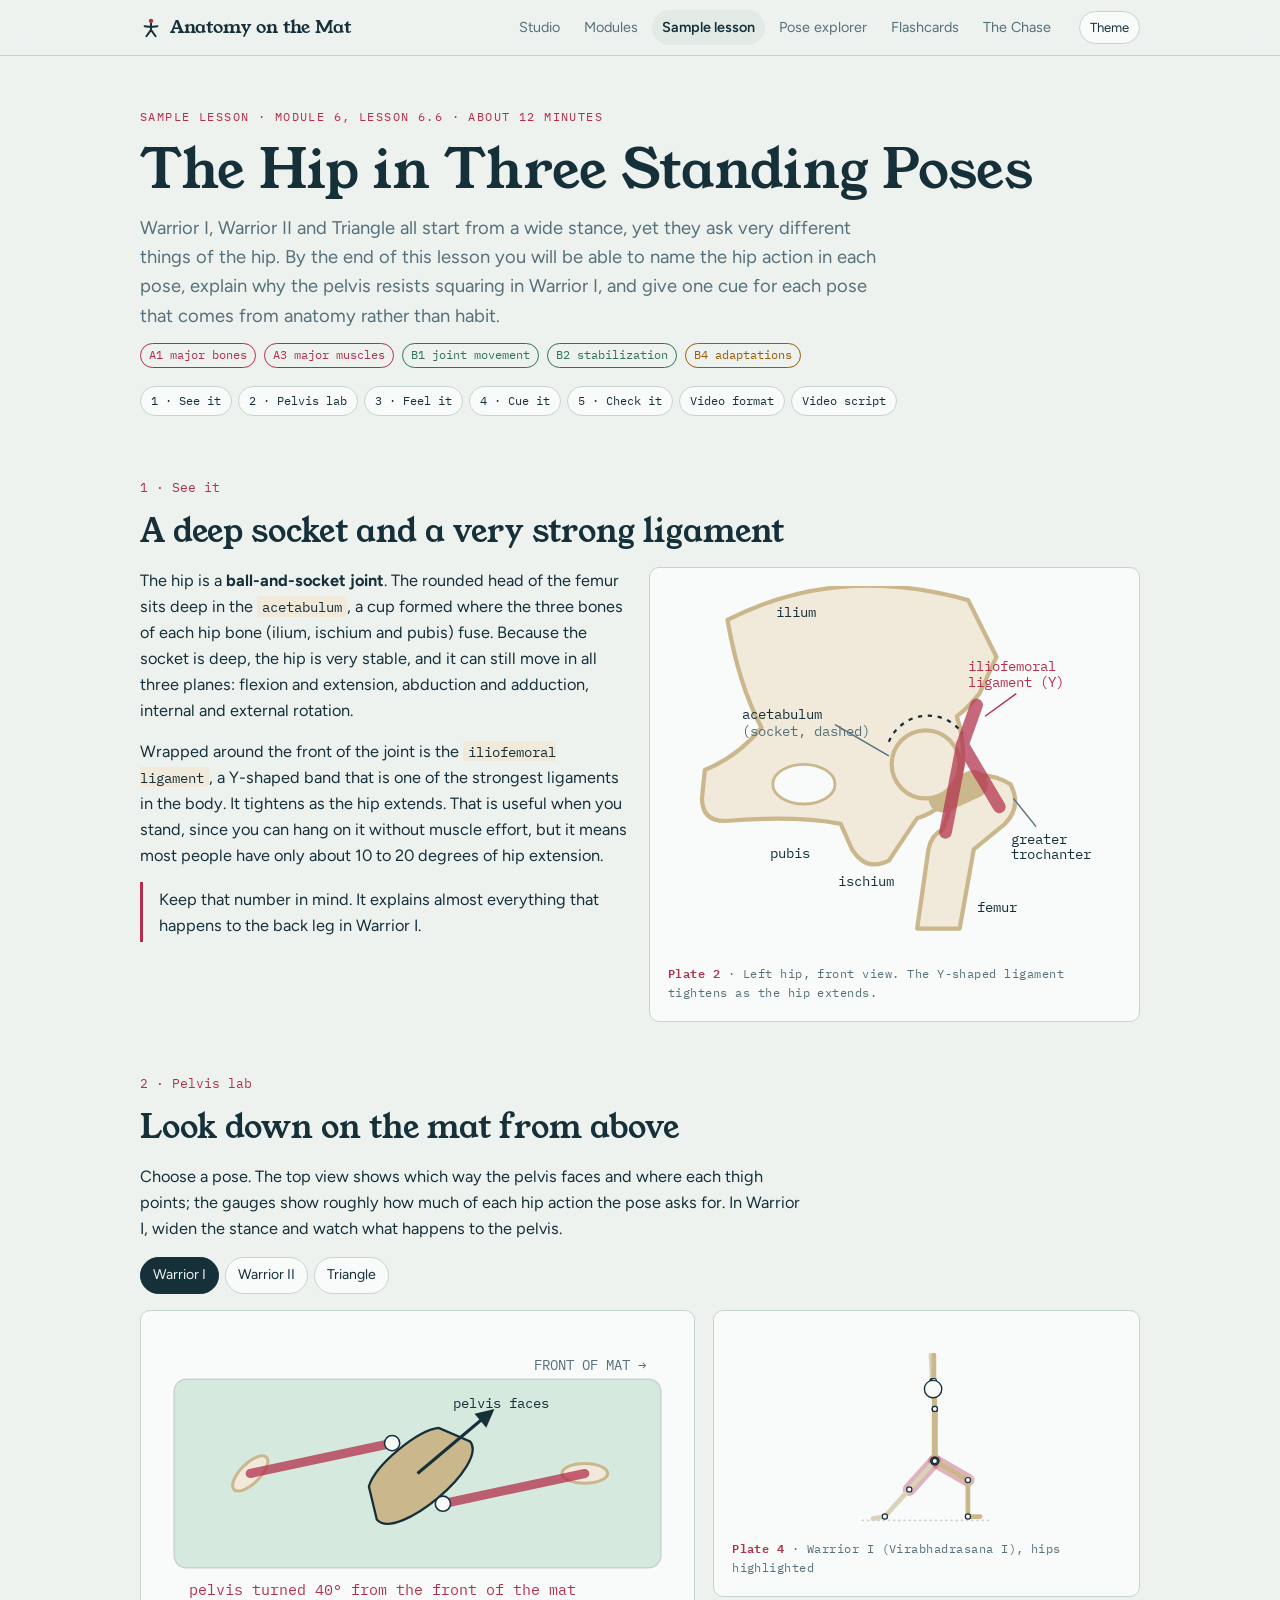
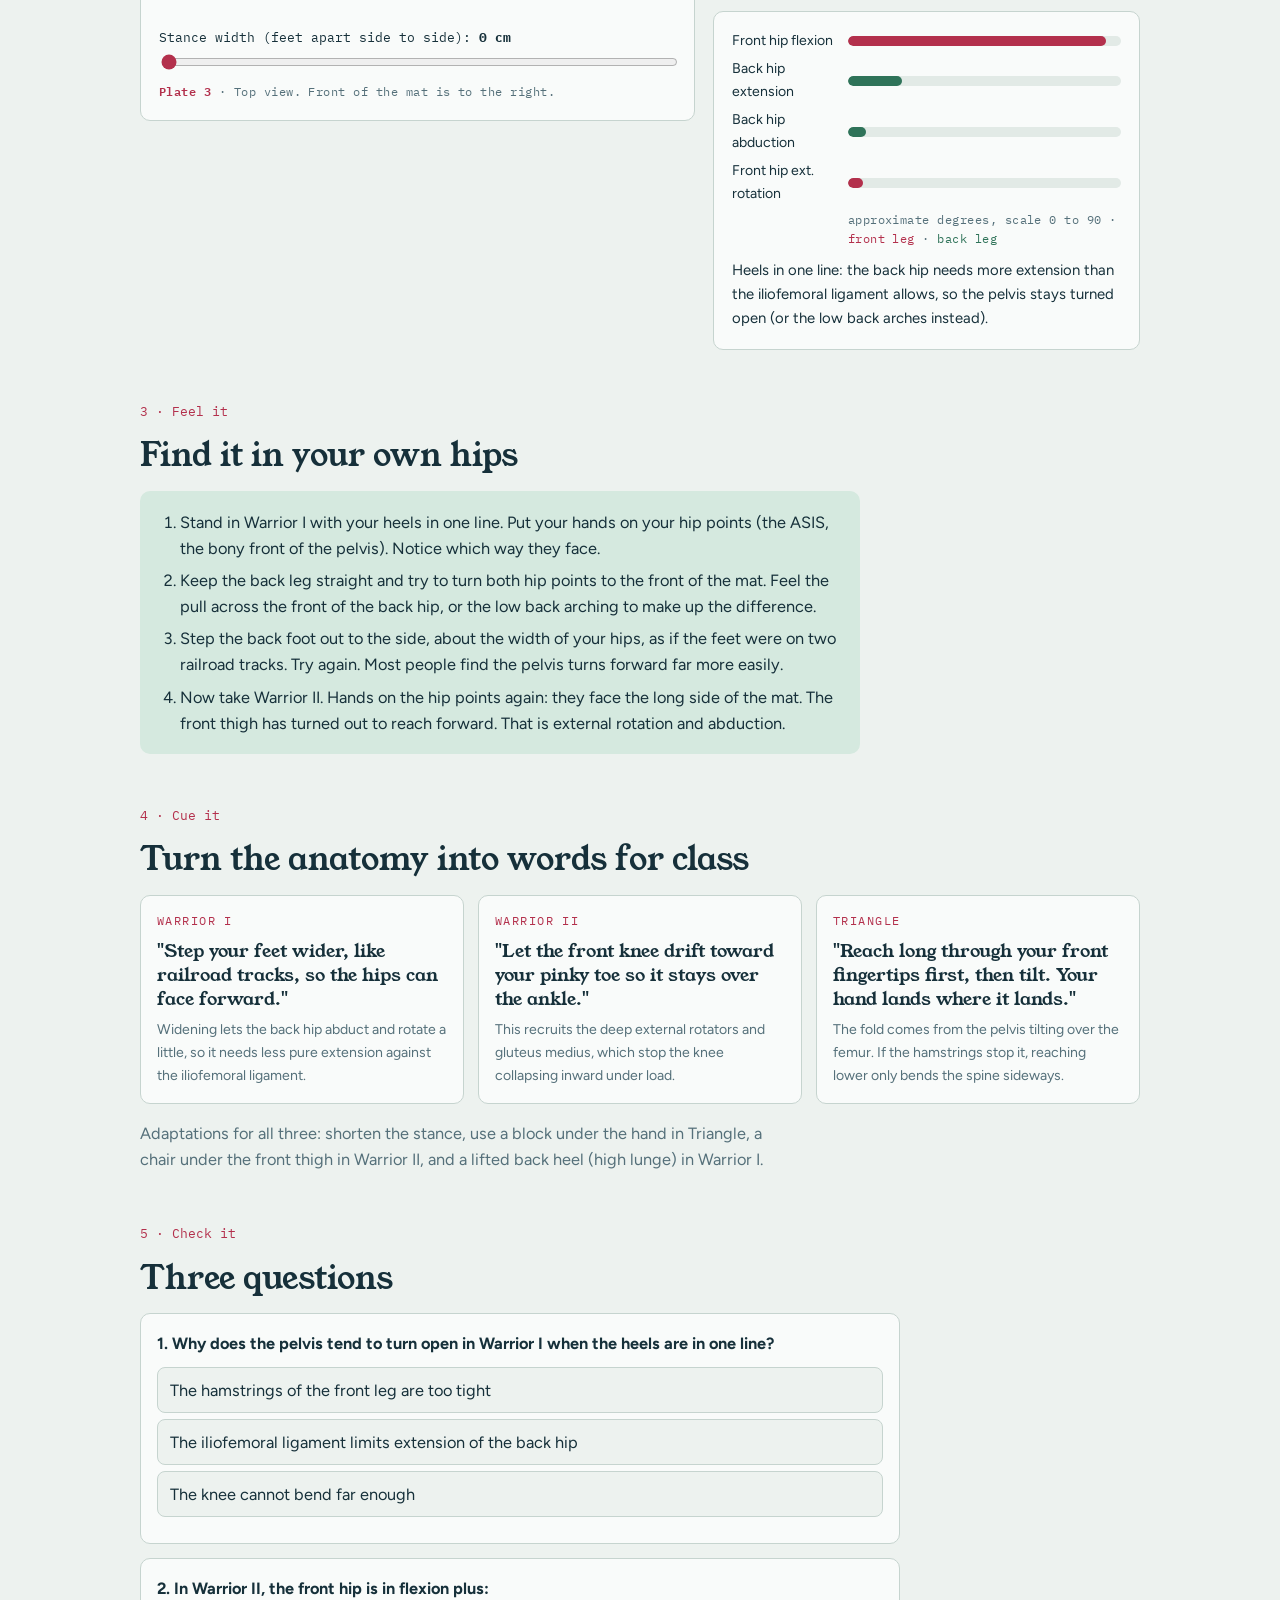
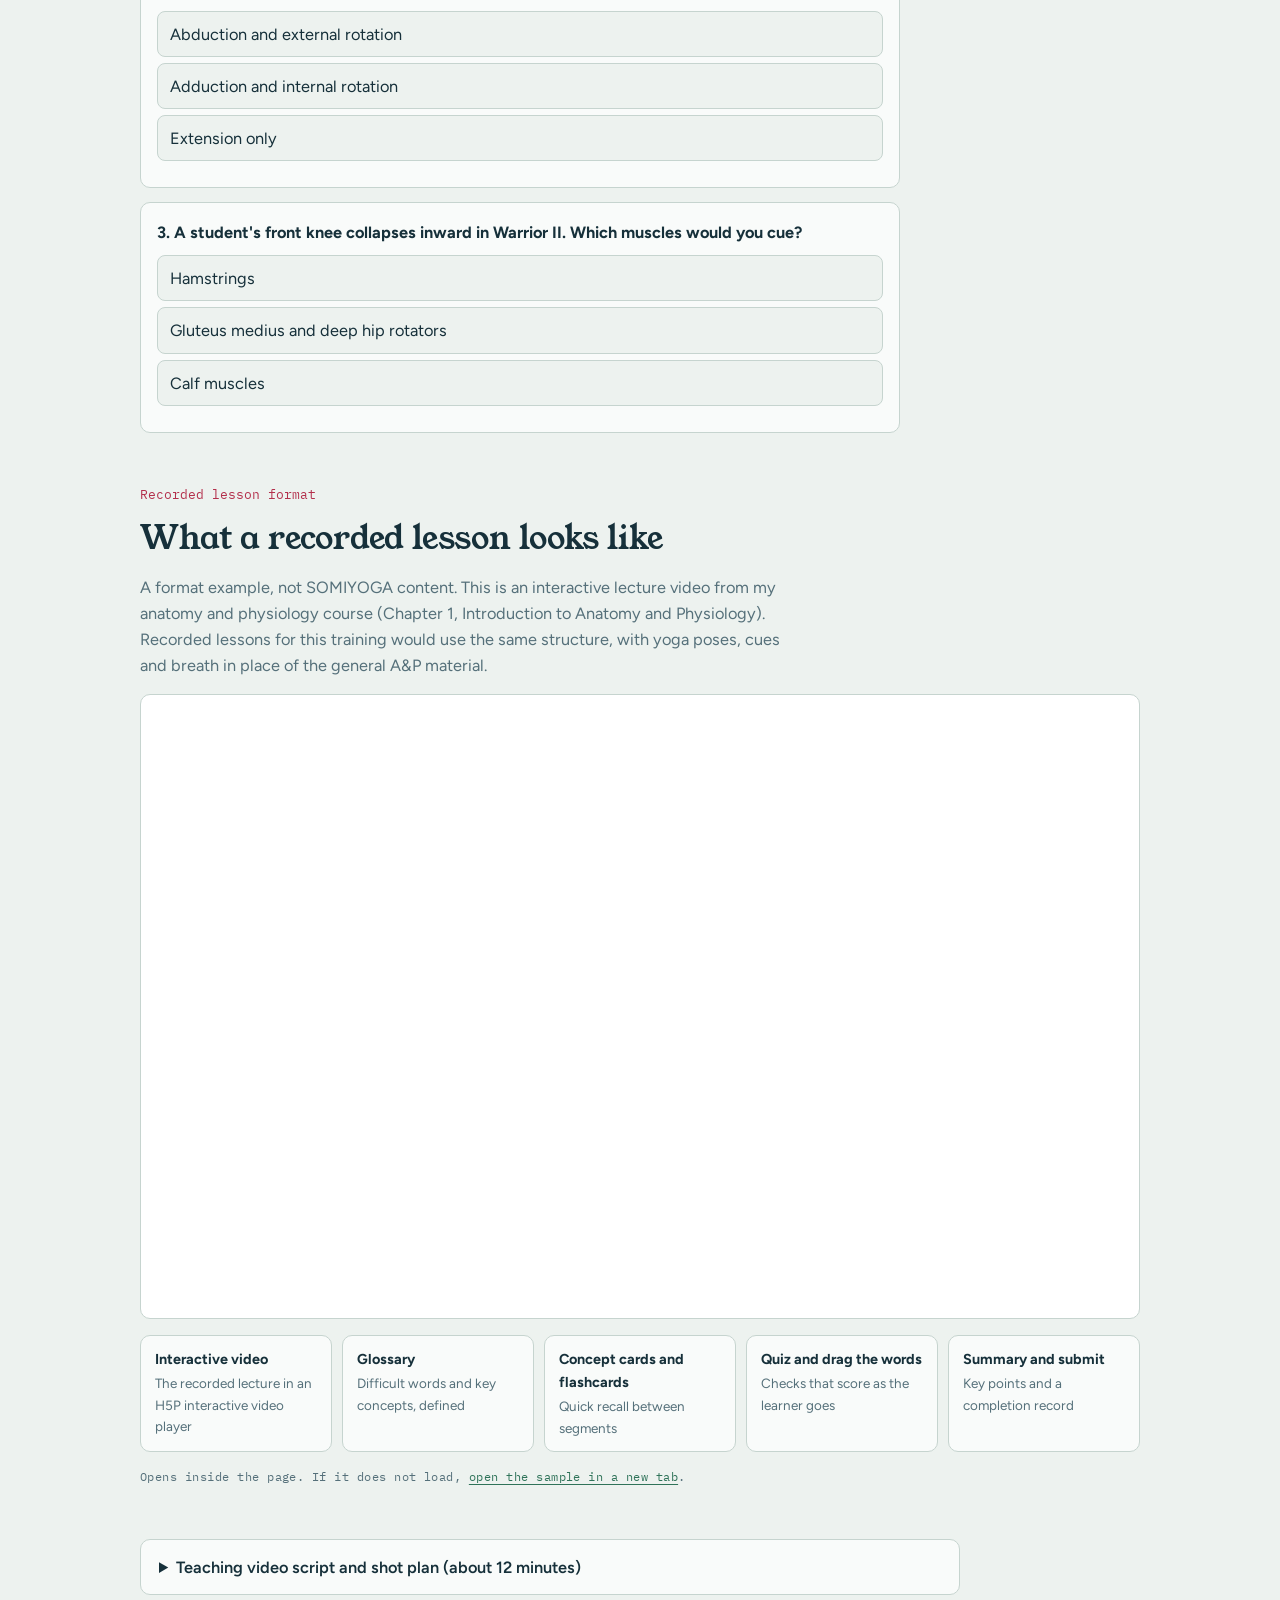
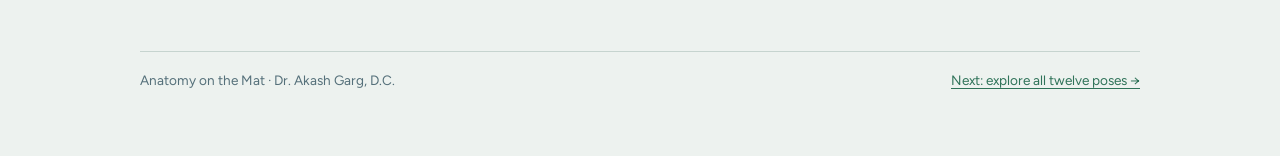
<file: lesson.html>
<!doctype html>
<html lang="en">
<head>
<meta charset="utf-8">
<meta name="viewport" content="width=device-width, initial-scale=1, viewport-fit=cover">
<title>The Hip in Three Standing Poses · Anatomy on the Mat</title>
<link rel="icon" href="data:image/svg+xml,%3Csvg xmlns=%22http://www.w3.org/2000/svg%22 viewBox=%220 0 24 24%22%3E%3Crect width=%2224%22 height=%2224%22 rx=%225%22 fill=%22%2316303A%22/%3E%3Ccircle cx=%2212%22 cy=%225%22 r=%222.4%22 fill=%22%23F07F93%22/%3E%3Cpath d=%22M12 8v6M5 11l7 1 7-1M12 14l-5 6M12 14l5 6%22 stroke=%22%23E3ECE9%22 stroke-width=%222.2%22 stroke-linecap=%22round%22 fill=%22none%22/%3E%3C/svg%3E">
<meta name="description" content="Sample lesson: the hip in Warrior I, Warrior II and Triangle, with an interactive pelvis lab and teaching video script.">
<meta property="og:title" content="The Hip in Three Standing Poses · Anatomy on the Mat">
<meta property="og:description" content="Sample lesson: the hip in Warrior I, Warrior II and Triangle, with an interactive pelvis lab and teaching video script.">
<meta property="og:type" content="website">
<meta name="theme-color" content="#16303A">
<link rel="preconnect" href="https://fonts.googleapis.com">
<link rel="stylesheet" href="https://fonts.googleapis.com/css2?family=Figtree:wght@400;500;600;700&family=IBM+Plex+Mono:wght@400;500&family=Young+Serif&display=swap">
<link rel="stylesheet" href="shared.css">
<style>
.head{padding-block:clamp(26px,5vw,52px) 10px;display:flex;flex-direction:column;gap:12px}
.meta{display:flex;gap:8px;flex-wrap:wrap}
.toc{display:flex;gap:6px;flex-wrap:wrap;margin-top:6px}
.toc a{font-family:var(--mono);font-size:.78rem;text-decoration:none;color:var(--ink);border:1px solid var(--line);padding:4px 10px;border-radius:999px;background:var(--surface)}
section{margin-top:52px;display:flex;flex-direction:column;gap:16px}
.stepno{font-family:var(--mono);font-size:.8rem;color:var(--muscle)}
.two{display:grid;grid-template-columns:minmax(0,1fr) minmax(0,1fr);gap:18px}
.lab{align-items:start;display:grid;grid-template-columns:minmax(0,1.3fr) minmax(0,1fr);gap:18px}
@media (max-width:820px){.two,.lab{grid-template-columns:1fr}}
.plate svg{width:100%;height:auto;display:block}
.gauge{display:grid;grid-template-columns:7.5em 1fr;gap:6px 10px;align-items:center;font-size:.88rem}
.gauge .track{height:10px;border-radius:6px;background:var(--surface-2);position:relative;overflow:hidden}
.gauge .fill{position:absolute;top:0;bottom:0;left:0;background:var(--muscle);border-radius:6px;transition:width .4s}
.gauge .fill.back{background:var(--sage)}
.callout{border-left:3px solid var(--muscle);padding:4px 0 4px 16px;max-width:66ch}
.feel{background:var(--sage-soft);border-radius:var(--r);padding:18px 20px;display:flex;flex-direction:column;gap:10px;max-width:72ch}
.feel ol{margin:0;padding-left:1.2em;display:flex;flex-direction:column;gap:6px}
.cues{display:grid;grid-template-columns:repeat(auto-fit,minmax(min(100%,260px),1fr));gap:14px}
.cue{background:var(--surface);border:1px solid var(--line);border-radius:var(--r);padding:16px;display:flex;flex-direction:column;gap:8px}
.cue .say{font-family:var(--display);font-size:1.12rem;line-height:1.35}
.cue .why{font-size:.88rem;color:var(--muted)}
.q{background:var(--surface);border:1px solid var(--line);border-radius:var(--r);padding:16px;display:flex;flex-direction:column;gap:10px;max-width:760px}
.q .opts{display:flex;flex-direction:column;gap:6px}
.q button{text-align:left;border:1px solid var(--line);background:var(--bg);color:var(--ink);border-radius:8px;padding:9px 12px;font:inherit;cursor:pointer}
.q button.right{border-color:var(--sage);background:var(--sage-soft)}
.q button.wrong{border-color:var(--muscle);background:var(--muscle-soft)}
.q .fb{font-size:.9rem}
details.script{background:var(--surface);border:1px solid var(--line);border-radius:var(--r);padding:14px 18px;max-width:820px}
details.script summary{cursor:pointer;font-weight:600}
.script table td:first-child{font-family:var(--mono);font-size:.8rem;color:var(--muscle);white-space:nowrap}
.h5pwrap{width:100%;max-width:1088px;aspect-ratio:1088/680;border:1px solid var(--line);border-radius:var(--r);overflow:hidden;background:#fff}
.h5pwrap iframe{width:100%;height:100%;border:0;display:block}
.vfeat{display:grid;grid-template-columns:repeat(auto-fit,minmax(min(100%,190px),1fr));gap:10px}
.vfeat div{background:var(--surface);border:1px solid var(--line);border-radius:var(--r);padding:12px 14px;font-size:.9rem;display:flex;flex-direction:column;gap:2px}
.vfeat span{color:var(--muted);font-size:.84rem}
input[type=range]{width:100%;accent-color:var(--muscle)}
</style>
</head>
<body>
<div id="bar"></div>
<main class="wrap">
  <header class="head">
    <span class="eyebrow">Sample lesson · Module 6, lesson 6.6 · about 12 minutes</span>
    <h1>The Hip in Three Standing Poses</h1>
    <p class="lede">Warrior I, Warrior II and Triangle all start from a wide stance, yet they ask very different things of the hip. By the end of this lesson you will be able to name the hip action in each pose, explain why the pelvis resists squaring in Warrior I, and give one cue for each pose that comes from anatomy rather than habit.</p>
    <div class="meta"><span class="chip c-con">A1 major bones</span><span class="chip c-con">A3 major muscles</span><span class="chip c-ecc">B1 joint movement</span><span class="chip c-ecc">B2 stabilization</span><span class="chip c-iso">B4 adaptations</span></div>
    <nav class="toc" aria-label="Lesson sections"><a href="#see">1 · See it</a><a href="#lab">2 · Pelvis lab</a><a href="#feel">3 · Feel it</a><a href="#cue">4 · Cue it</a><a href="#check">5 · Check it</a><a href="#video">Video format</a><a href="#script">Video script</a></nav>
  </header>

  <section id="see">
    <span class="stepno">1 · See it</span>
    <h2>A deep socket and a very strong ligament</h2>
    <div class="two">
      <div class="prose">
        <p>The hip is a <b>ball-and-socket joint</b>. The rounded head of the femur sits deep in the <span class="term">acetabulum</span>, a cup formed where the three bones of each hip bone (ilium, ischium and pubis) fuse. Because the socket is deep, the hip is very stable, and it can still move in all three planes: flexion and extension, abduction and adduction, internal and external rotation.</p>
        <p>Wrapped around the front of the joint is the <span class="term">iliofemoral ligament</span>, a Y-shaped band that is one of the strongest ligaments in the body. It tightens as the hip extends. That is useful when you stand, since you can hang on it without muscle effort, but it means most people have only about 10 to 20 degrees of hip extension.</p>
        <p class="callout">Keep that number in mind. It explains almost everything that happens to the back leg in Warrior I.</p>
      </div>
      <figure class="plate" style="margin:0">
        <svg viewBox="20 20 320 260" role="img" aria-label="Anterior view of the left hip joint: pelvis, femoral head in the acetabulum, and the Y-shaped iliofemoral ligament running from the pelvis to the femur">
          <path d="M62 44 Q140 4 232 30 L252 70 L240 96 Q230 108 224 112 C 236 150 222 176 196 184 L 176 214 Q 160 222 150 206 L 142 188 Q 110 182 60 186 Q 44 186 44 170 L 46 150 Q 70 140 86 120 Q 70 90 62 44 Z" fill="var(--bone-soft)" stroke="var(--bone)" stroke-width="3" stroke-linejoin="round"/>
          <ellipse cx="116" cy="160" rx="22" ry="14" fill="var(--surface)" stroke="var(--bone)" stroke-width="2"/>
          <path d="M226 156 Q 246 150 262 160 Q 270 176 258 188 L 236 206 L 226 262 L 196 262 L 204 206 Q 206 196 214 192 Z" fill="var(--bone-soft)" stroke="var(--bone)" stroke-width="3" stroke-linejoin="round"/>
          <path d="M214 170 L 236 160" stroke="var(--bone)" stroke-width="20" stroke-linecap="round"/>
          <circle cx="202" cy="146" r="24" fill="var(--bone-soft)" stroke="var(--bone)" stroke-width="3"/>
          <path d="M176 130 A 30 30 0 0 1 228 124" fill="none" stroke="var(--ink)" stroke-width="1.6" stroke-dasharray="3 4"/>
          <g stroke="var(--muscle)" stroke-width="9" stroke-linecap="round" fill="none" opacity=".72">
            <path d="M238 104 L 228 132"/><path d="M228 132 L 254 176"/><path d="M228 132 L 216 194"/>
          </g>
          <g font-size="10" fill="var(--ink)">
            <text x="96" y="42">ilium</text>
            <line x1="176" y1="140" x2="138" y2="118" stroke="var(--muted)"/><text x="72" y="114">acetabulum</text>
            <text x="72" y="126" fill="var(--muted)">(socket, dashed)</text>
            <text x="92" y="212">pubis</text><text x="140" y="232">ischium</text>
            <text x="238" y="250">femur</text>
            <line x1="264" y1="170" x2="280" y2="190" stroke="var(--muted)"/><text x="262" y="202">greater</text><text x="262" y="213">trochanter</text>
            <line x1="244" y1="112" x2="266" y2="96" stroke="var(--muscle)"/><text x="232" y="80" fill="var(--muscle)">iliofemoral</text><text x="232" y="91" fill="var(--muscle)">ligament (Y)</text>
          </g>
        </svg>
        <span class="plate-cap"><b>Plate 2</b> · Left hip, front view. The Y-shaped ligament tightens as the hip extends.</span>
      </figure>
    </div>
  </section>

  <section id="lab">
    <span class="stepno">2 · Pelvis lab</span>
    <h2>Look down on the mat from above</h2>
    <p class="prose">Choose a pose. The top view shows which way the pelvis faces and where each thigh points; the gauges show roughly how much of each hip action the pose asks for. In Warrior I, widen the stance and watch what happens to the pelvis.</p>
    <div class="seg" id="poseSeg" role="group" aria-label="Choose a pose">
      <button type="button" data-p="w1" aria-pressed="true">Warrior I</button>
      <button type="button" data-p="w2" aria-pressed="false">Warrior II</button>
      <button type="button" data-p="tri" aria-pressed="false">Triangle</button>
    </div>
    <div class="lab">
      <figure class="plate" style="margin:0">
        <svg id="topView" viewBox="-170 -95 340 190" role="img" aria-label="Top view of the mat showing pelvis orientation and thigh directions"></svg>
        <div id="widthCtl" class="stack" style="gap:4px">
          <label for="stance" class="mono" style="font-size:.8rem">Stance width (feet apart side to side): <b id="stanceVal">0 cm</b></label>
          <input type="range" id="stance" min="0" max="30" value="0">
        </div>
        <span class="plate-cap" id="topCap"><b>Plate 3</b> · Top view. Front of the mat is to the right.</span>
      </figure>
      <div class="stack">
        <figure class="plate" style="margin:0">
          <svg id="poseFig" style="max-height:200px" role="img" aria-label="Stick figure of the selected pose"></svg>
          <span class="plate-cap" id="figCap"></span>
        </figure>
        <div class="plate">
          <div class="gauge" id="gauges"></div>
          <p id="labNote" style="font-size:.93rem"></p>
        </div>
      </div>
    </div>
  </section>

  <section id="feel">
    <span class="stepno">3 · Feel it</span>
    <h2>Find it in your own hips</h2>
    <div class="feel">
      <ol>
        <li>Stand in Warrior I with your heels in one line. Put your hands on your hip points (the ASIS, the bony front of the pelvis). Notice which way they face.</li>
        <li>Keep the back leg straight and try to turn both hip points to the front of the mat. Feel the pull across the front of the back hip, or the low back arching to make up the difference.</li>
        <li>Step the back foot out to the side, about the width of your hips, as if the feet were on two railroad tracks. Try again. Most people find the pelvis turns forward far more easily.</li>
        <li>Now take Warrior II. Hands on the hip points again: they face the long side of the mat. The front thigh has turned out to reach forward. That is external rotation and abduction.</li>
      </ol>
    </div>
  </section>

  <section id="cue">
    <span class="stepno">4 · Cue it</span>
    <h2>Turn the anatomy into words for class</h2>
    <div class="cues">
      <div class="cue"><span class="eyebrow">Warrior I</span><span class="say">"Step your feet wider, like railroad tracks, so the hips can face forward."</span><span class="why">Widening lets the back hip abduct and rotate a little, so it needs less pure extension against the iliofemoral ligament.</span></div>
      <div class="cue"><span class="eyebrow">Warrior II</span><span class="say">"Let the front knee drift toward your pinky toe so it stays over the ankle."</span><span class="why">This recruits the deep external rotators and gluteus medius, which stop the knee collapsing inward under load.</span></div>
      <div class="cue"><span class="eyebrow">Triangle</span><span class="say">"Reach long through your front fingertips first, then tilt. Your hand lands where it lands."</span><span class="why">The fold comes from the pelvis tilting over the femur. If the hamstrings stop it, reaching lower only bends the spine sideways.</span></div>
    </div>
    <p class="muted" style="max-width:66ch">Adaptations for all three: shorten the stance, use a block under the hand in Triangle, a chair under the front thigh in Warrior II, and a lifted back heel (high lunge) in Warrior I.</p>
  </section>

  <section id="check">
    <span class="stepno">5 · Check it</span>
    <h2>Three questions</h2>
    <div id="quiz" class="stack"></div>
  </section>

  <section id="video">
    <span class="stepno">Recorded lesson format</span>
    <h2>What a recorded lesson looks like</h2>
    <p class="prose muted">A format example, not SOMIYOGA content. This is an interactive lecture video from my anatomy and physiology course (Chapter 1, Introduction to Anatomy and Physiology). Recorded lessons for this training would use the same structure, with yoga poses, cues and breath in place of the general A&amp;P material.</p>
    <div class="h5pwrap">
      <iframe src="https://akashgarg.h5p.com/content/1292358013578823008/embed" title="Sample interactive lecture video: Chapter 1, Introduction to Anatomy and Physiology" loading="lazy" allowfullscreen="allowfullscreen" allow="geolocation *; microphone *; camera *; midi *; encrypted-media *"></iframe>
    </div>
    <div class="vfeat">
      <div><b>Interactive video</b><span>The recorded lecture in an H5P interactive video player</span></div>
      <div><b>Glossary</b><span>Difficult words and key concepts, defined</span></div>
      <div><b>Concept cards and flashcards</b><span>Quick recall between segments</span></div>
      <div><b>Quiz and drag the words</b><span>Checks that score as the learner goes</span></div>
      <div><b>Summary and submit</b><span>Key points and a completion record</span></div>
    </div>
    <p class="plate-cap">Opens inside the page. If it does not load, <a href="https://akashgarg.h5p.com/content/1292358013578823008" target="_blank" rel="noopener">open the sample in a new tab</a>.</p>
  </section>

  <section id="script">
    <details class="script">
      <summary>Teaching video script and shot plan (about 12 minutes)</summary>
      <div class="scroll" style="margin-top:12px">
        <table class="data">
          <tr><th>Time</th><th>What you see</th><th>What I say (summary)</th></tr>
          <tr><td>0:00</td><td>On the mat, facing camera</td><td>Three poses, one wide stance, three very different hips. Today we find out why.</td></tr>
          <tr><td>0:40</td><td>Plate 2, pelvis and femur model</td><td>Ball and socket; ilium, ischium and pubis meet at the acetabulum. The three planes of hip movement, shown on the model.</td></tr>
          <tr><td>2:30</td><td>Model, then my own hip</td><td>The iliofemoral ligament and the 10 to 20 degree limit of hip extension. Palpate the ASIS on camera.</td></tr>
          <tr><td>4:00</td><td>Warrior I, side and overhead camera</td><td>Heel-to-heel stance: pelvis turns open or low back arches. Widen to railroad tracks and compare.</td></tr>
          <tr><td>6:00</td><td>Warrior II, front camera</td><td>Front hip flexion, abduction, external rotation. Knee tracking and the gluteus medius. Demonstrate the knee collapsing, then the fix.</td></tr>
          <tr><td>8:00</td><td>Triangle, front camera</td><td>Tilting the pelvis over the femur. Hamstring length decides the depth. Block under the hand.</td></tr>
          <tr><td>10:00</td><td>Split screen of three poses</td><td>Recap table of hip actions; one cue for each pose.</td></tr>
          <tr><td>11:15</td><td>Facing camera</td><td>Feel-it homework and the three check questions. Preview of the knee lesson.</td></tr>
        </table>
      </div>
    </details>
  </section>

  <footer class="foot"><span>Anatomy on the Mat · Dr. Akash Garg, D.C.</span><a href="poses.html">Next: explore all twelve poses →</a></footer>
</main>
<script src="common.js"></script>
<script src="data-poses.js"></script>
<script>
(function(){
  const P={
    w1:{fig:"warrior1",title:"Warrior I",frontFoot:[110,0],backFoot:[-110,0],backAng:135,face:40,
        g:[["Front hip flexion",85,0],["Back hip extension",18,1],["Back hip abduction",6,1],["Front hip ext. rotation",5,0]]},
    w2:{fig:"warrior2",title:"Warrior II",frontFoot:[115,0],backFoot:[-115,0],backAng:90,face:90,
        g:[["Front hip flexion",80,0],["Front hip abduction",45,0],["Front hip ext. rotation",45,0],["Back hip abduction",40,1]]},
    tri:{fig:"triangle",title:"Triangle",frontFoot:[105,0],backFoot:[-105,0],backAng:90,face:90,
        g:[["Front hip flexion",70,0],["Front hip ext. rotation",40,0],["Front hip abduction",30,0],["Back hip abduction",35,1]]}
  };
  const notes={
    w1:w=>w<8?"Heels in one line: the back hip needs more extension than the iliofemoral ligament allows, so the pelvis stays turned open (or the low back arches instead).":w<20?"Better. With some width, the back leg can abduct slightly and the pelvis turns further toward the front of the mat.":"Railroad-track stance: the pelvis can face nearly forward and the back hip extension is shared with abduction.",
    w2:()=>"The pelvis faces the long side of the mat. The front thigh reaches forward by combining flexion with abduction and external rotation, which is why knee tracking depends on the hip rotators.",
    tri:()=>"Same pelvis direction as Warrior II, but now the pelvis tips over the front femur. The front hamstrings decide how far it can go."
  };
  let cur="w1";
  const svg=document.getElementById("topView"), stance=document.getElementById("stance");
  const r=d=>d*Math.PI/180;
  function top(){
    const p=P[cur], w=cur==="w1"?+stance.value:0;
    const face=cur==="w1"?Math.max(4,p.face-w*1.2):p.face; // degrees the pelvis is turned away from the front of the mat
    const bf=[p.backFoot[0],p.backFoot[1]-w*2.2], ff=p.frontFoot;
    const fx=Math.cos(r(face)),fy=-Math.sin(r(face)); // facing vector (svg y down)
    const px=-fy,py=fx; // pelvis width axis
    const hl=[px*-26,py*-26], hr=[px*26,py*26]; // left hip, right hip (right = front leg)
    const ffoot=ff, bfoot=[bf[0],-bf[1]];
    let s=`<rect x="-160" y="-62" width="320" height="124" rx="8" fill="var(--sage-soft)" stroke="var(--line)"/>
      <text x="150" y="-68" text-anchor="end" font-size="9" fill="var(--muted)">FRONT OF MAT →</text>`;
    // feet
    const foot=(x,y,a)=>`<g transform="translate(${x},${y}) rotate(${a})"><ellipse cx="0" cy="0" rx="15" ry="6.5" fill="var(--bone-soft)" stroke="var(--bone)" stroke-width="2"/></g>`;
    s+=foot(ffoot[0],ffoot[1],0)+foot(bfoot[0],bfoot[1],cur==="w1"?-45:-80);
    // thighs
    const th=(a,b)=>`<line x1="${a[0]}" y1="${a[1]}" x2="${b[0]}" y2="${b[1]}" stroke="var(--muscle)" stroke-width="6" stroke-linecap="round" opacity=".75"/>`;
    s+=th(hr,ffoot)+th(hl,bfoot);
    // pelvis
    const ang=Math.atan2(py,px)*180/Math.PI;
    s+=`<g transform="rotate(${ang.toFixed(1)})"><path d="M-40 -6 C -40 -26, 40 -26, 40 -6 L 30 14 C 18 22, -18 22, -30 14 Z" transform="rotate(90) scale(1,1)" fill="var(--bone)" stroke="var(--ink)" stroke-width="1.5"/></g>`;
    s+=`<circle cx="${hl[0].toFixed(1)}" cy="${hl[1].toFixed(1)}" r="5" fill="var(--surface)" stroke="var(--ink)"/><circle cx="${hr[0].toFixed(1)}" cy="${hr[1].toFixed(1)}" r="5" fill="var(--surface)" stroke="var(--ink)"/>`;
    // facing arrow
    s+=`<line x1="0" y1="0" x2="${(fx*58).toFixed(1)}" y2="${(fy*58).toFixed(1)}" stroke="var(--ink)" stroke-width="2"/><polygon points="${(fx*66).toFixed(1)},${(fy*66).toFixed(1)} ${(fx*54+px*6).toFixed(1)},${(fy*54+py*6).toFixed(1)} ${(fx*54-px*6).toFixed(1)},${(fy*54-py*6).toFixed(1)}" fill="var(--ink)"/>`;
    s+=`<text x="${(fx*72).toFixed(1)}" y="${(fy*72+3).toFixed(1)}" font-size="9" fill="var(--ink)" text-anchor="middle">pelvis faces</text>`;
    s+=`<text x="-150" y="80" font-size="10" fill="var(--muscle)">pelvis turned ${Math.round(face)}° from the front of the mat</text>`;
    svg.innerHTML=s;
    document.getElementById("stanceVal").textContent=w+" cm";
    // gauges
    const g=p.g.map(x=>x.slice());
    if(cur==="w1"){g[1][1]=Math.round(18-w*0.25);g[2][1]=Math.round(6+w*0.8);}
    document.getElementById("gauges").innerHTML=g.map(([n,v,b])=>`<span>${n}</span><span class="track" title="${v} degrees"><span class="fill${b?" back":""}" style="width:${Math.min(100,v/90*100)}%"></span></span>`).join("")+`<span></span><span class="plate-cap">approximate degrees, scale 0 to 90 · <span style="color:var(--muscle)">front leg</span> · <span style="color:var(--sage)">back leg</span></span>`;
    document.getElementById("labNote").textContent=notes[cur](w);
  }
  function fig(){const pose=POSES.find(x=>x.id===P[cur].fig);drawFigure(document.getElementById("poseFig"),pose.fig,{highlight:["thighR","thighL"],joints:["hipR","hipL"]});document.getElementById("figCap").innerHTML=`<b>Plate 4</b> · ${pose.name} (${pose.sk}), hips highlighted`;}
  document.getElementById("poseSeg").addEventListener("click",e=>{const b=e.target.closest("button");if(!b)return;cur=b.dataset.p;document.querySelectorAll("#poseSeg button").forEach(x=>x.setAttribute("aria-pressed",x===b));document.getElementById("widthCtl").hidden=cur!=="w1";top();fig();});
  stance.addEventListener("input",top);
  top();fig();

  const Q=[
    ["Why does the pelvis tend to turn open in Warrior I when the heels are in one line?",["The hamstrings of the front leg are too tight","The iliofemoral ligament limits extension of the back hip","The knee cannot bend far enough"],1,"The back hip is asked to extend. The Y-shaped iliofemoral ligament tightens in extension, so the pelvis turns or the low back arches instead."],
    ["In Warrior II, the front hip is in flexion plus:",["Abduction and external rotation","Adduction and internal rotation","Extension only"],0,"The pelvis faces the side of the mat, so reaching the thigh forward takes abduction and external rotation along with flexion."],
    ["A student's front knee collapses inward in Warrior II. Which muscles would you cue?",["Hamstrings","Gluteus medius and deep hip rotators","Calf muscles"],1,"The gluteus medius and deep external rotators control the femur so the knee tracks over the second toe."]
  ];
  document.getElementById("quiz").innerHTML=Q.map((q,i)=>`<div class="q" data-i="${i}"><b>${i+1}. ${q[0]}</b><div class="opts">${q[1].map((o,j)=>`<button type="button" data-j="${j}">${o}</button>`).join("")}</div><p class="fb" aria-live="polite"></p></div>`).join("");
  document.getElementById("quiz").addEventListener("click",e=>{
    const b=e.target.closest("button");if(!b)return;const box=b.closest(".q"),q=Q[+box.dataset.i],j=+b.dataset.j;
    box.querySelectorAll("button").forEach((x,k)=>{x.classList.remove("right","wrong");if(k===q[2])x.classList.add("right");});
    if(j!==q[2])b.classList.add("wrong");
    box.querySelector(".fb").textContent=(j===q[2]?"Correct. ":"Not quite. ")+q[3];
  });
})();
</script>
</body>
</html>
</file>
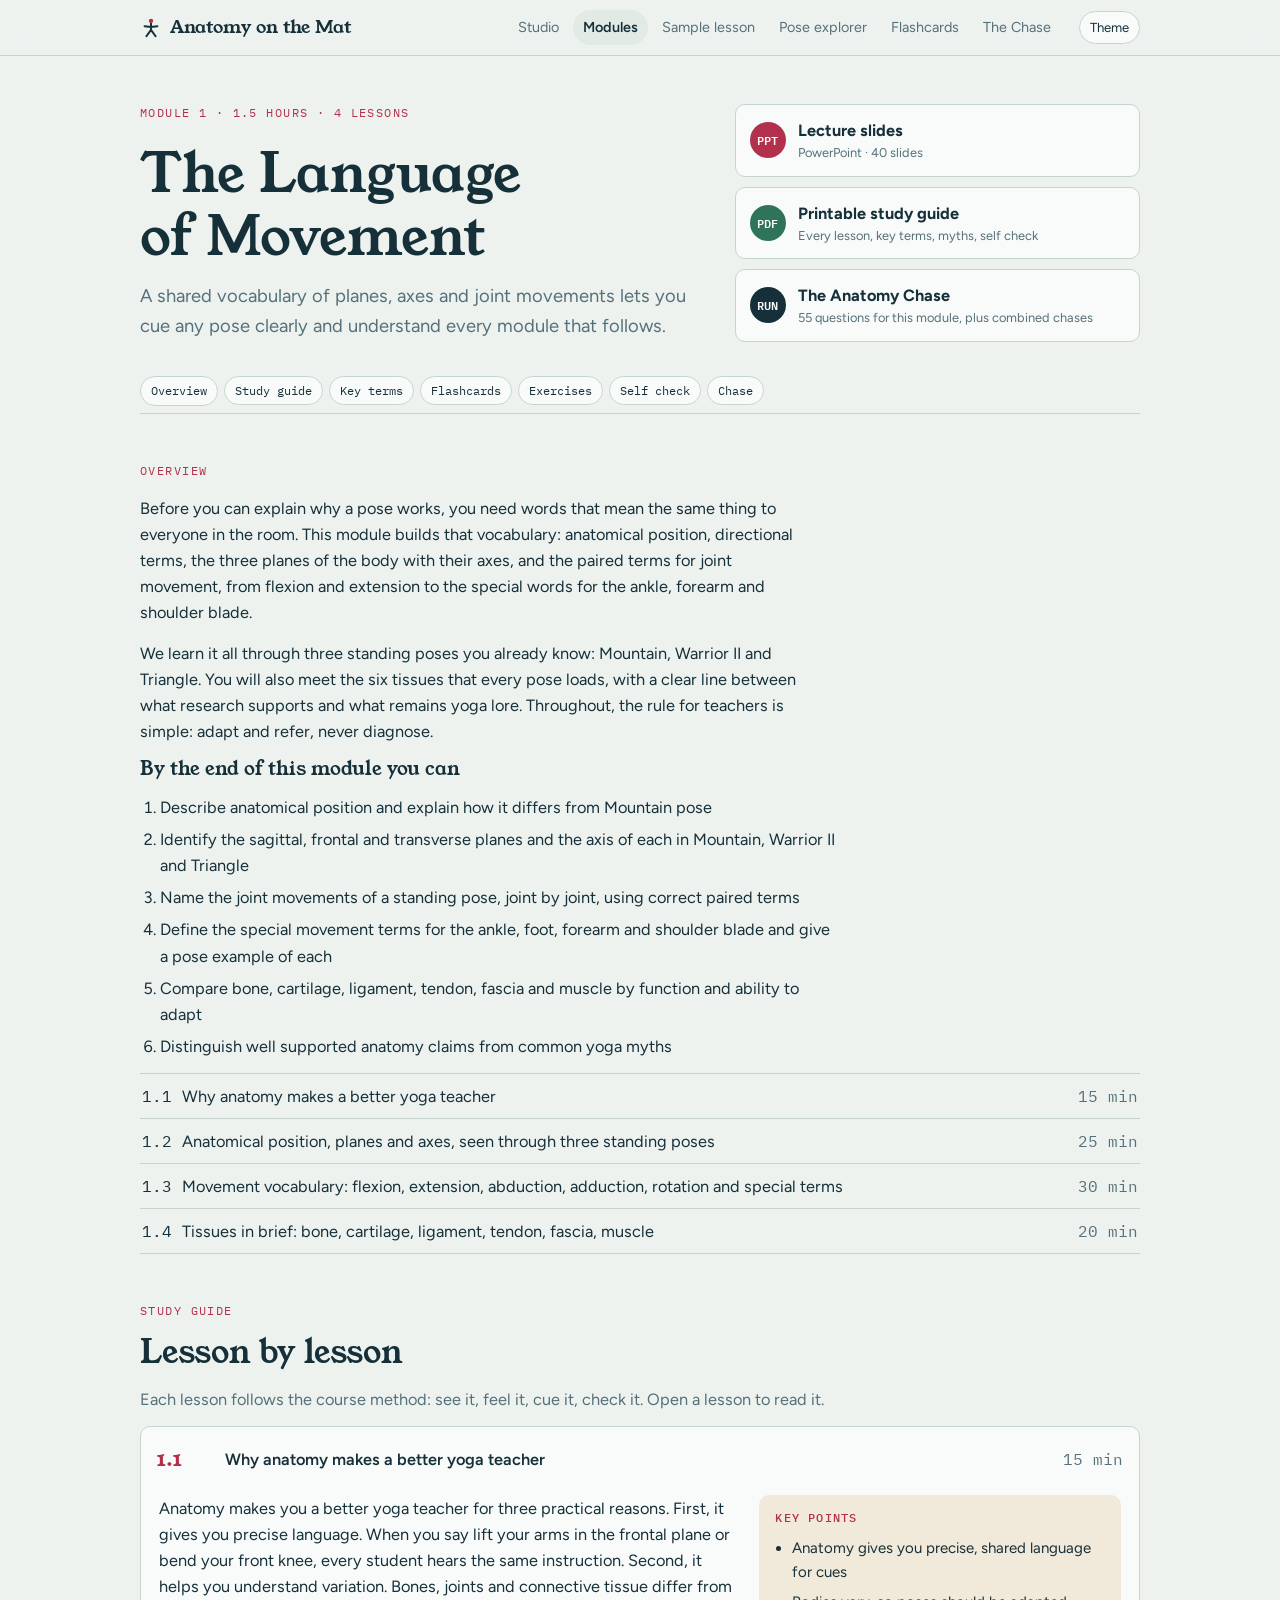
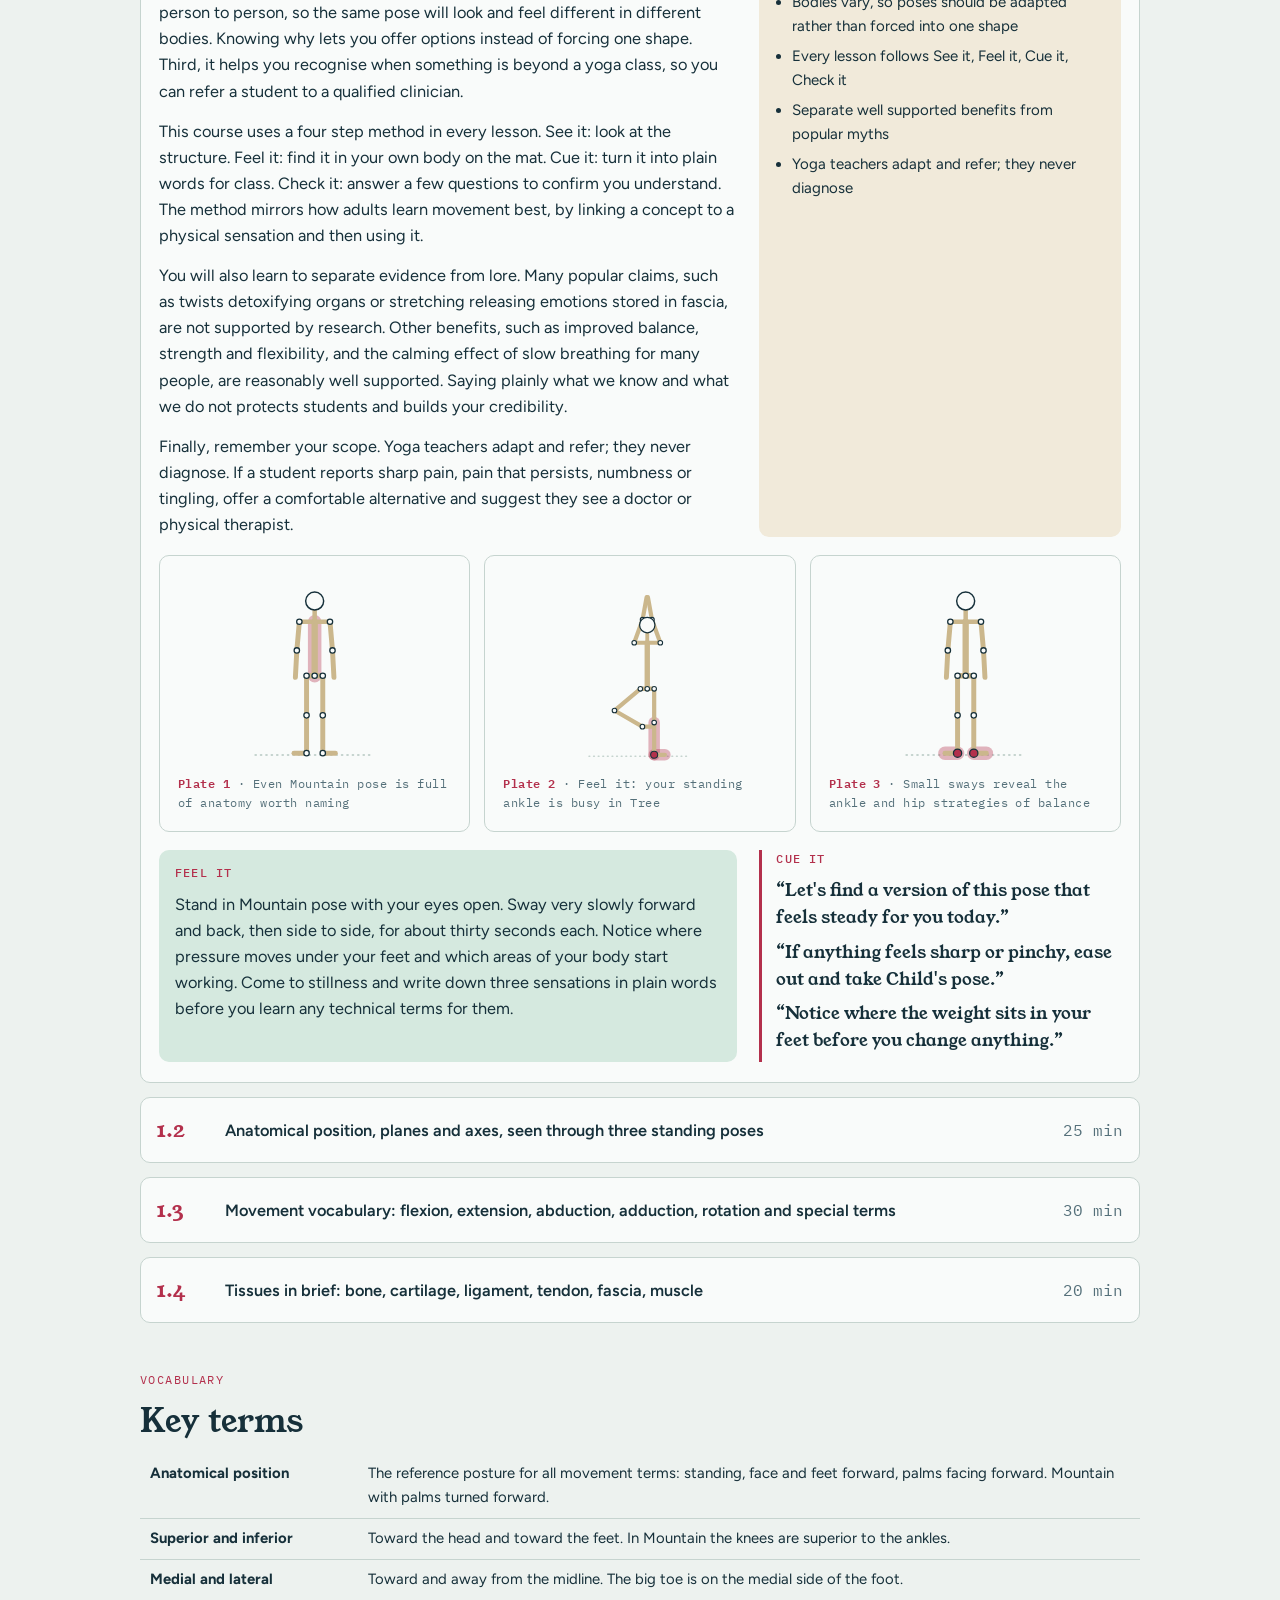
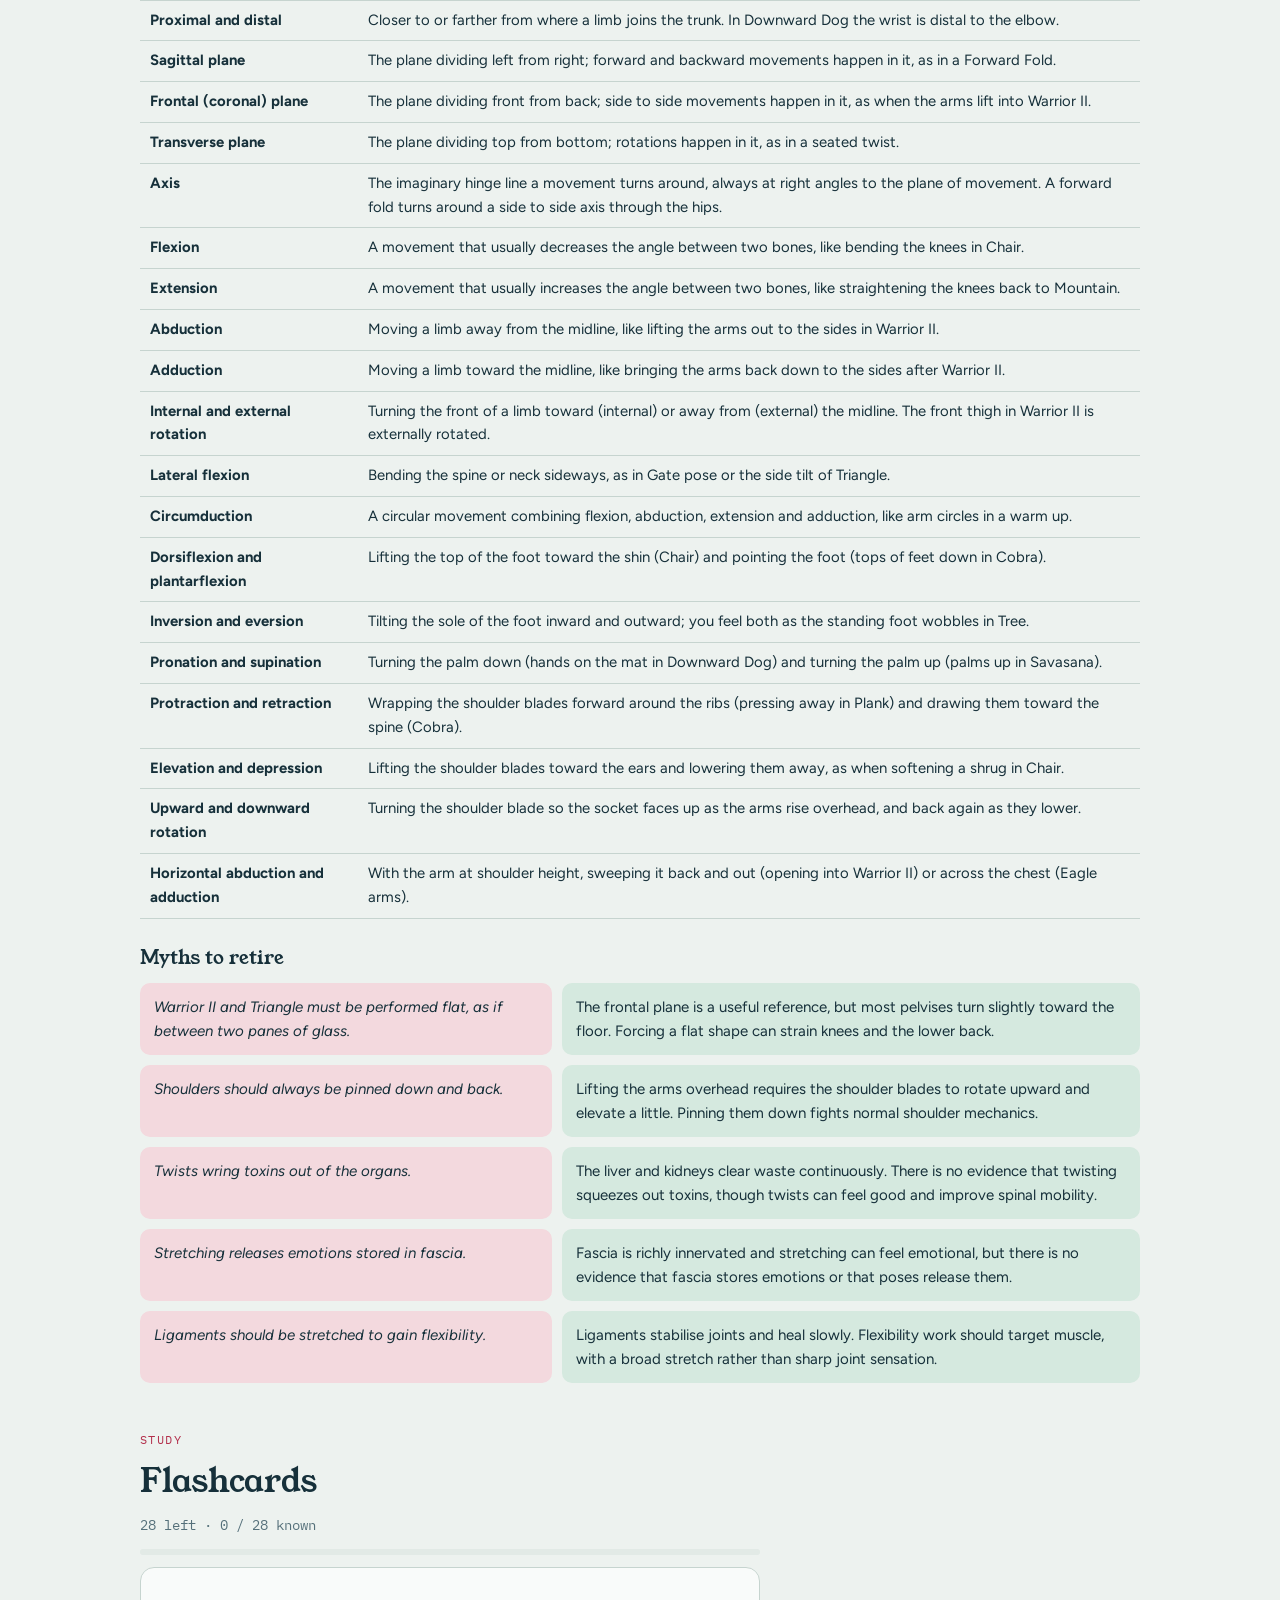
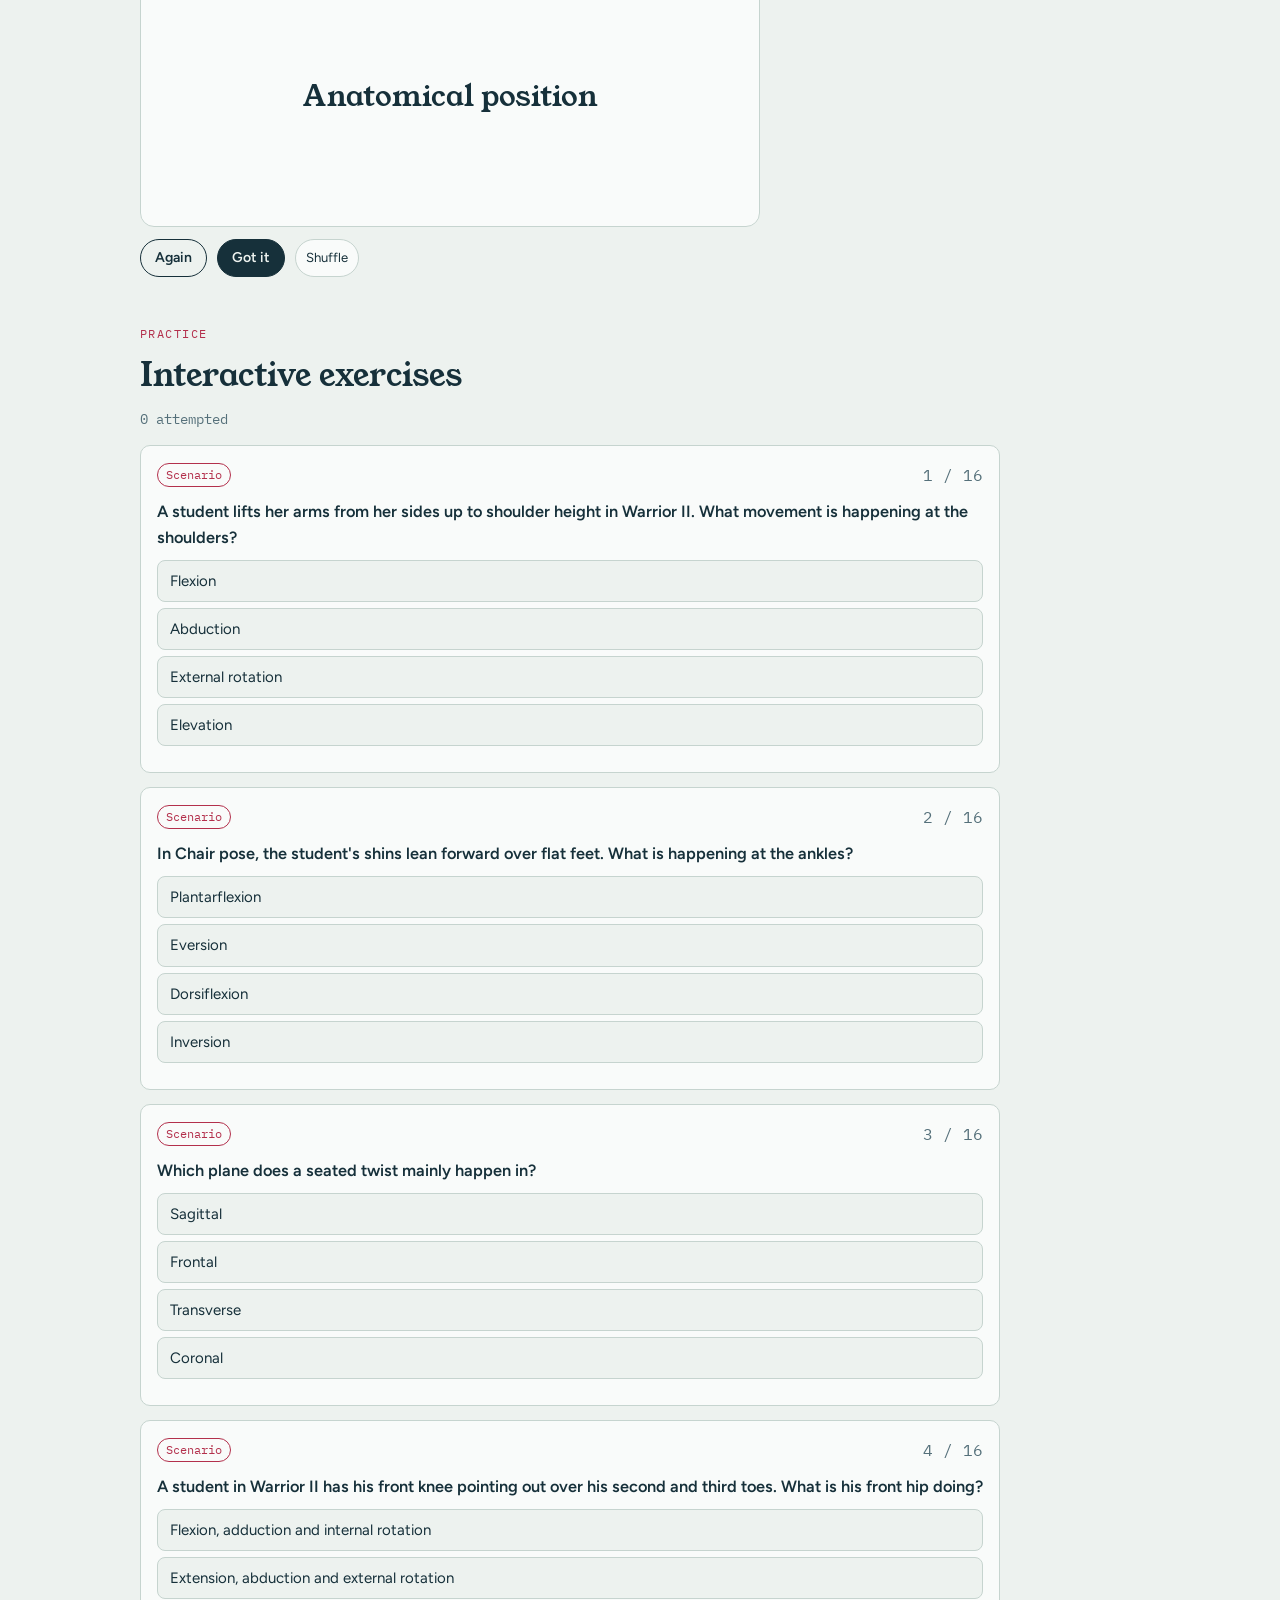
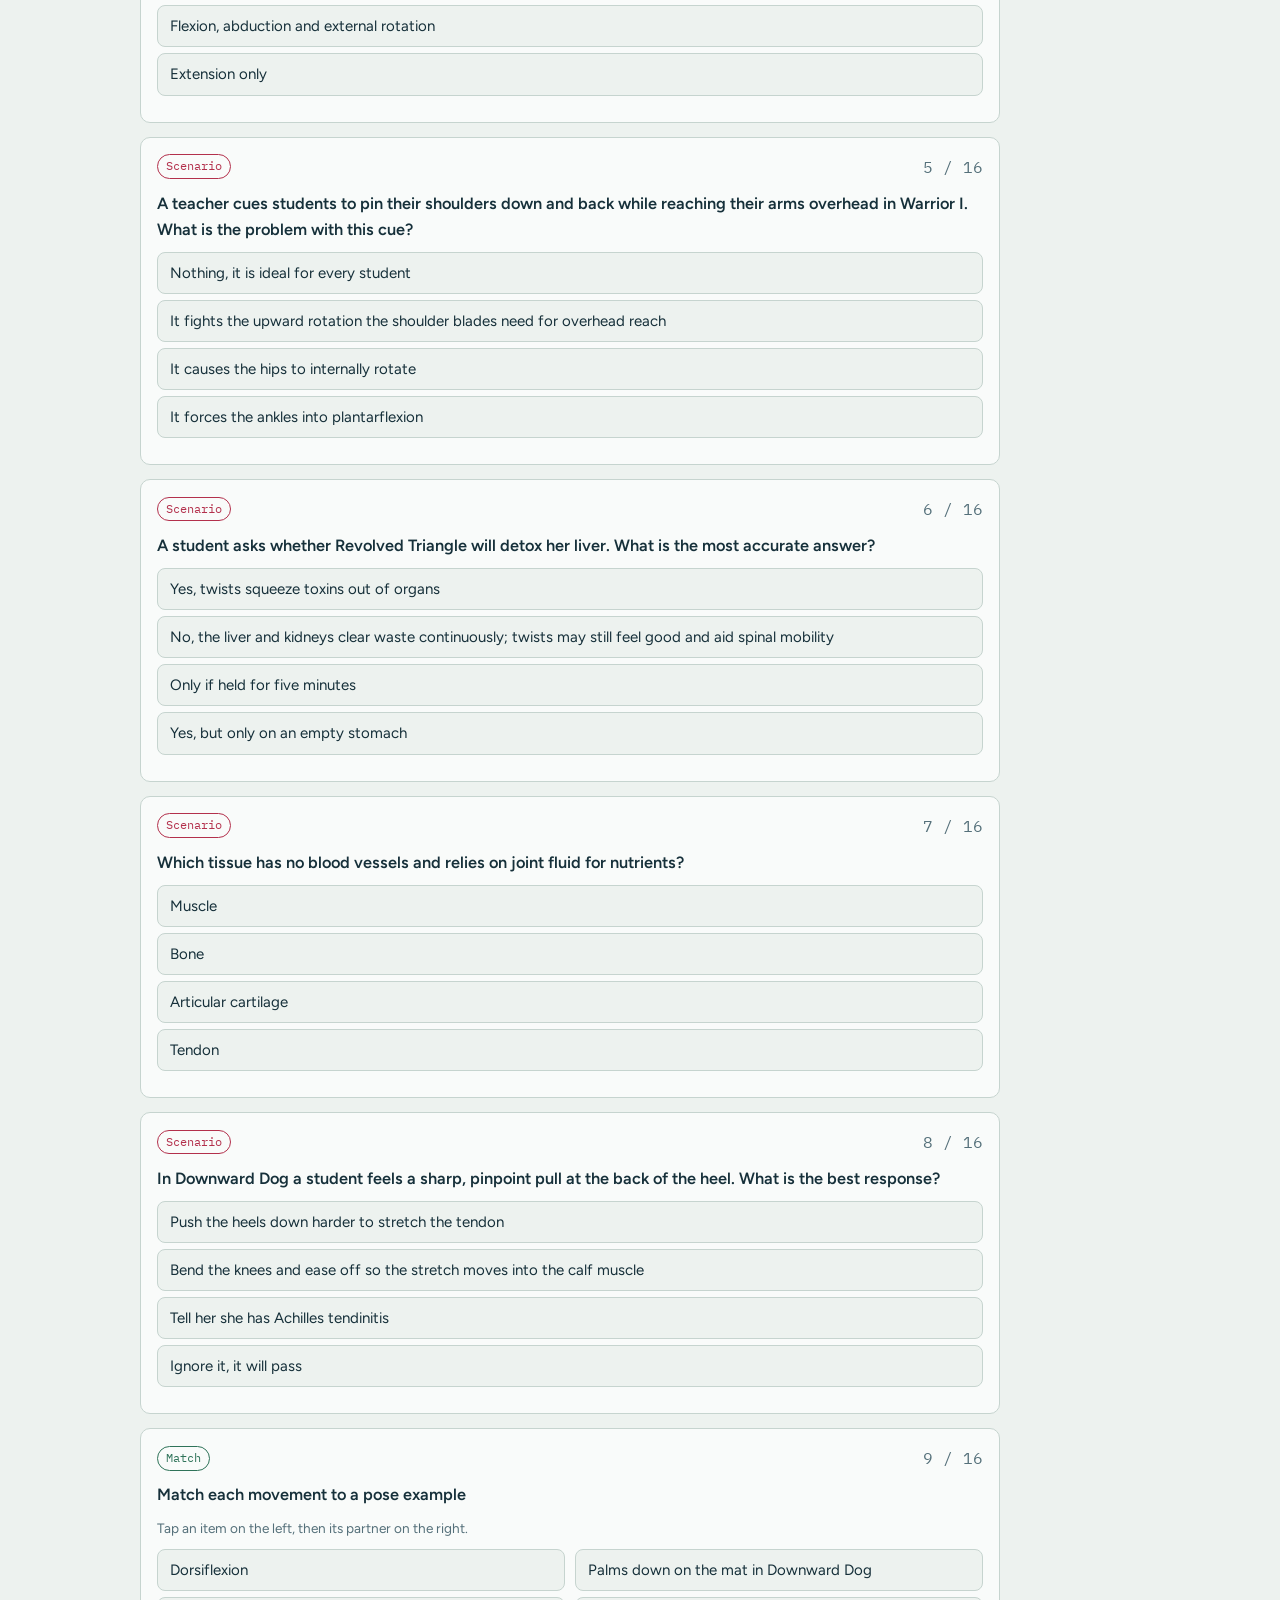
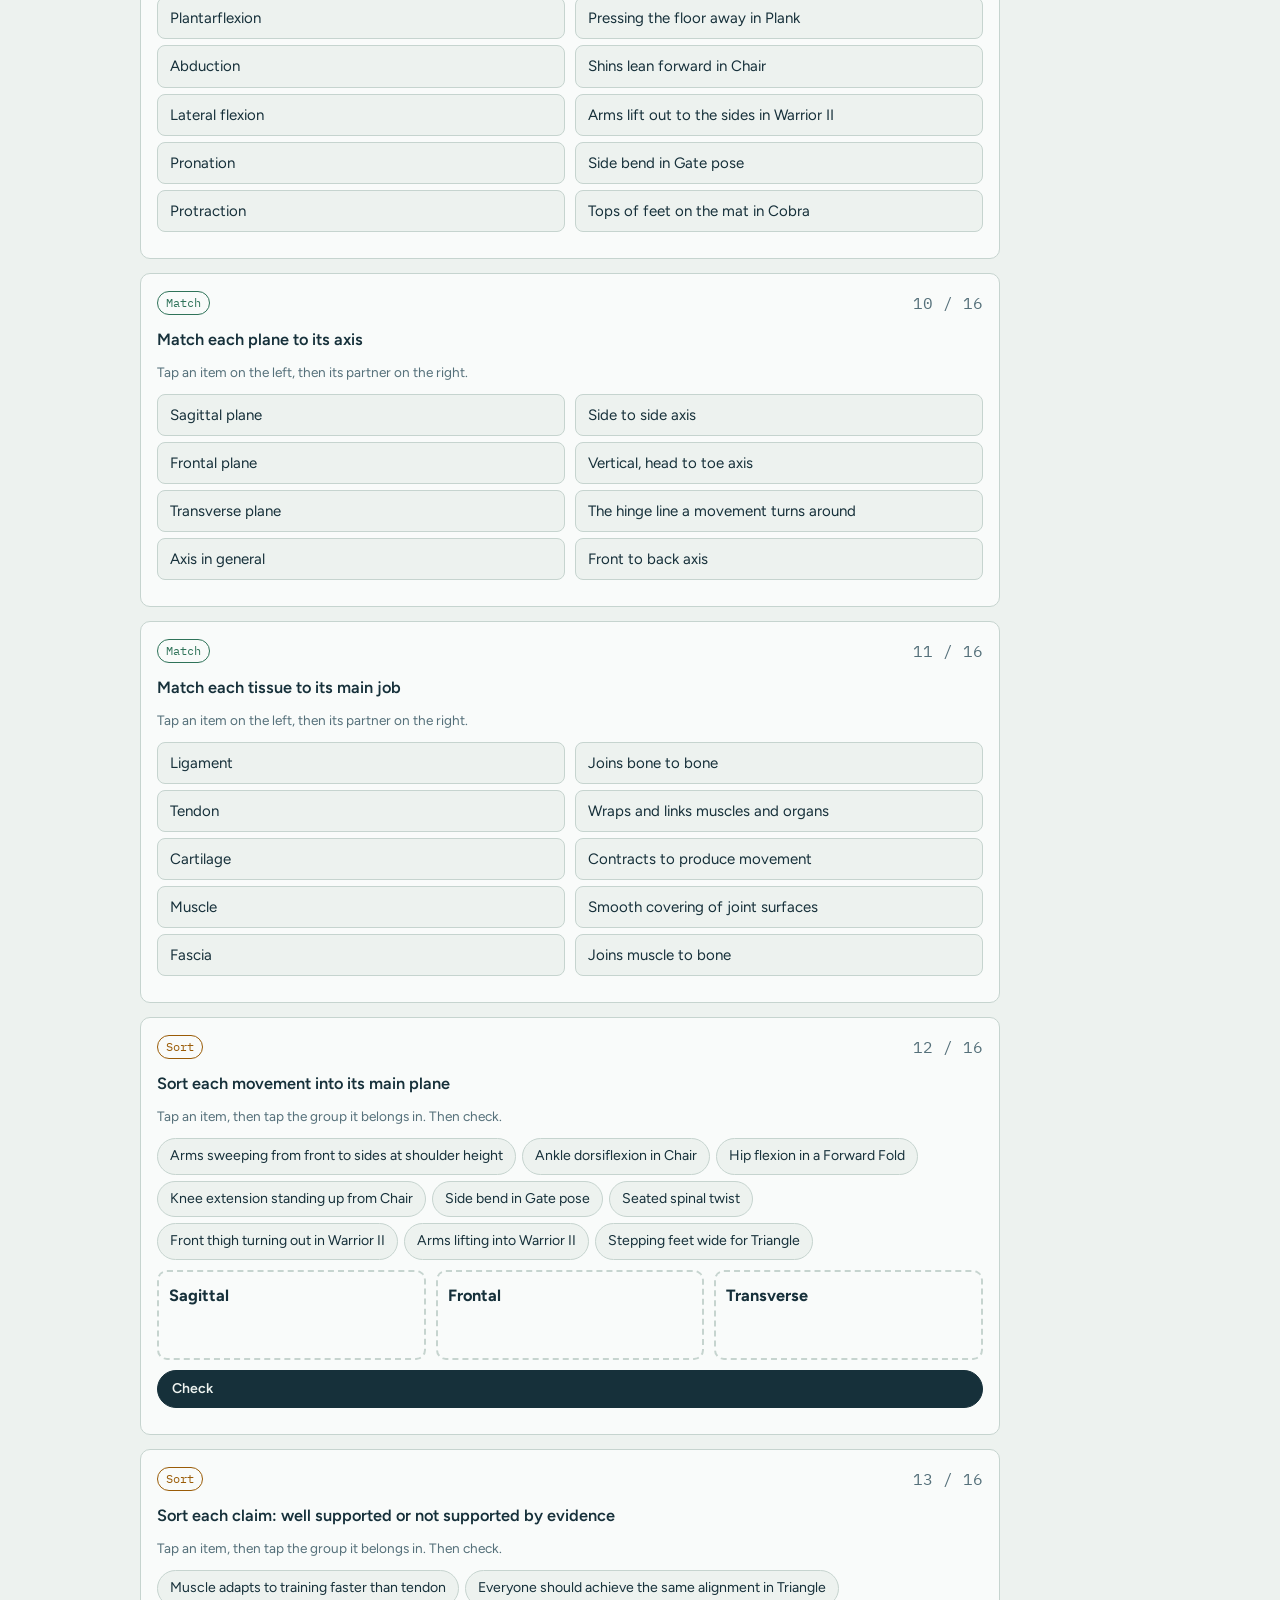
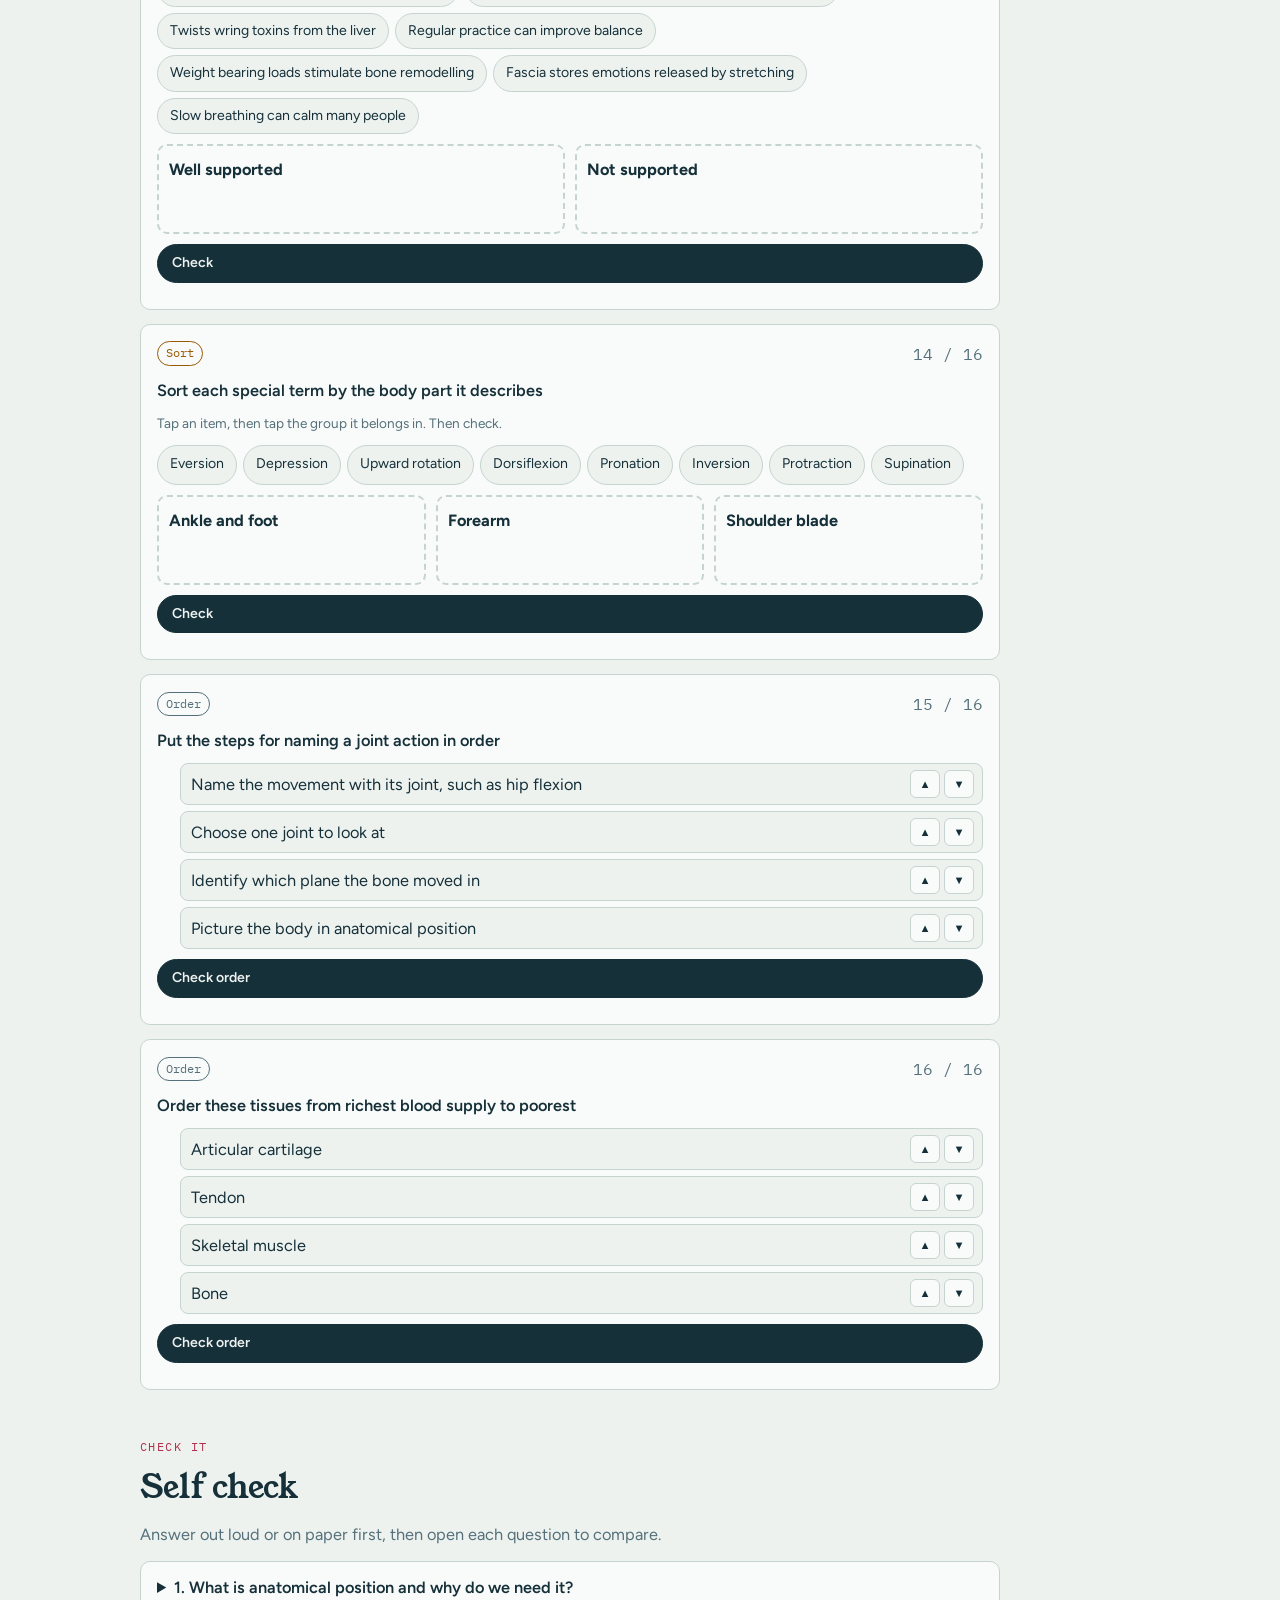
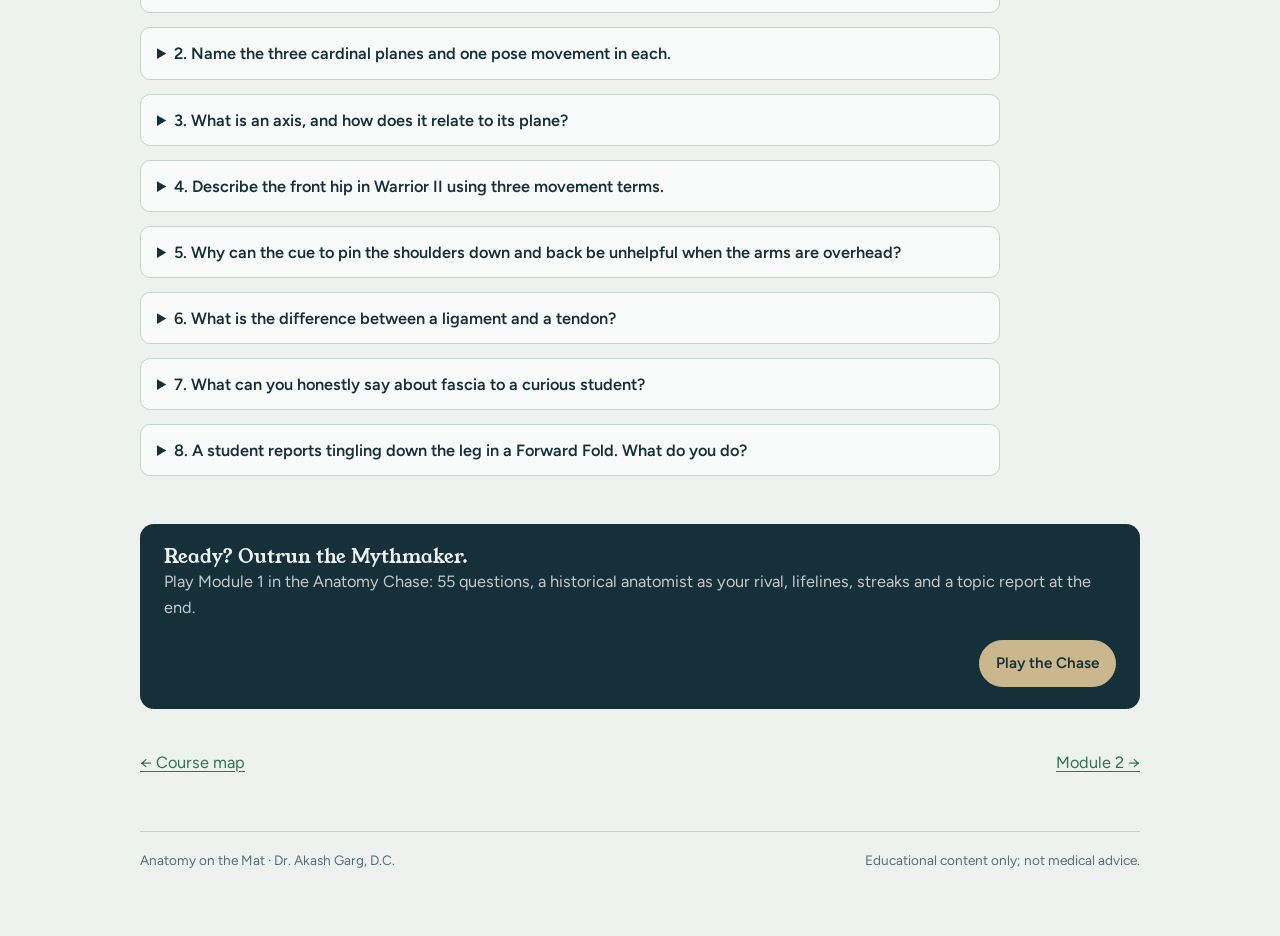
<file: module1.html>
<!doctype html>
<html lang="en">
<head>
<meta charset="utf-8">
<meta name="viewport" content="width=device-width, initial-scale=1, viewport-fit=cover">
<title>Module 1: The Language of Movement · Anatomy on the Mat</title>
<link rel="icon" href="data:image/svg+xml,%3Csvg xmlns=%22http://www.w3.org/2000/svg%22 viewBox=%220 0 24 24%22%3E%3Crect width=%2224%22 height=%2224%22 rx=%225%22 fill=%22%2316303A%22/%3E%3Ccircle cx=%2212%22 cy=%225%22 r=%222.4%22 fill=%22%23F07F93%22/%3E%3Cpath d=%22M12 8v6M5 11l7 1 7-1M12 14l-5 6M12 14l5 6%22 stroke=%22%23E3ECE9%22 stroke-width=%222.2%22 stroke-linecap=%22round%22 fill=%22none%22/%3E%3C/svg%3E">
<meta name="description" content="Module study guide, flashcards, interactive exercises and lecture slides from Anatomy on the Mat by Dr. Akash Garg, D.C.">
<meta property="og:title" content="Module 1: The Language of Movement · Anatomy on the Mat">
<meta property="og:description" content="Module study guide, flashcards, interactive exercises and lecture slides from Anatomy on the Mat by Dr. Akash Garg, D.C.">
<meta property="og:type" content="website">
<meta name="theme-color" content="#16303A">
<link rel="preconnect" href="https://fonts.googleapis.com">
<link rel="stylesheet" href="https://fonts.googleapis.com/css2?family=Figtree:wght@400;500;600;700&family=IBM+Plex+Mono:wght@400;500&family=Young+Serif&display=swap">
<link rel="stylesheet" href="shared.css">
<style>
.head{padding-block:clamp(26px,5vw,48px) 8px;display:grid;grid-template-columns:minmax(0,1.4fr) minmax(0,1fr);gap:28px;align-items:start}
@media (max-width:820px){.head{grid-template-columns:1fr}}
.head h1{margin-top:6px}
.res{display:flex;flex-direction:column;gap:10px}
.res a{display:flex;align-items:center;gap:12px;padding:12px 14px;border:1px solid var(--line);border-radius:var(--r);background:var(--surface);text-decoration:none;color:var(--ink)}
.res a:hover{border-color:var(--ink)}
.res .ico{width:36px;height:36px;border-radius:50%;display:grid;place-items:center;font-family:var(--mono);font-size:.72rem;font-weight:600;color:var(--surface);flex:none}
.res small{display:block;color:var(--muted);font-size:.8rem}
.jump{position:sticky;top:calc(env(safe-area-inset-top,0px) + 58px);z-index:5;background:color-mix(in srgb,var(--bg) 92%,transparent);backdrop-filter:blur(6px);padding:8px 0;margin-top:18px;border-bottom:1px solid var(--line);display:flex;gap:6px;flex-wrap:wrap}
.jump a{font-family:var(--mono);font-size:.76rem;text-decoration:none;color:var(--ink);border:1px solid var(--line);background:var(--surface);padding:4px 10px;border-radius:999px}
section{margin-top:48px;display:flex;flex-direction:column;gap:14px;scroll-margin-top:120px}
.objs{margin:0;padding-left:1.2em;display:flex;flex-direction:column;gap:6px;max-width:70ch}
.toc{display:flex;flex-direction:column;border-top:1px solid var(--line)}
.toc a{display:flex;gap:10px;padding:9px 2px;border-bottom:1px solid var(--line);text-decoration:none;color:var(--ink);align-items:baseline}
.toc a .muted{margin-left:auto;white-space:nowrap}
details.lesson{background:var(--surface);border:1px solid var(--line);border-radius:var(--r);scroll-margin-top:120px}
details.lesson summary{list-style:none;cursor:pointer;display:flex;gap:14px;align-items:center;padding:14px 16px}
details.lesson summary::-webkit-details-marker{display:none}
.lnum{font-family:var(--display);font-size:1.4rem;color:var(--muscle);min-width:2.4em}
.ltitle{font-weight:600;flex:1}
.lbody{padding:4px 18px 20px;display:flex;flex-direction:column;gap:18px}
.lcols{display:grid;grid-template-columns:minmax(0,1.6fr) minmax(0,1fr);gap:22px}
@media (max-width:820px){.lcols{grid-template-columns:1fr}}
.keybox{background:var(--bone-soft);border-radius:var(--r);padding:14px 16px}
.keybox ul{margin:0;padding-left:1.1em;display:flex;flex-direction:column;gap:6px;font-size:.94rem}
h4{margin:0 0 8px;font-family:var(--mono);font-size:.74rem;letter-spacing:.1em;text-transform:uppercase;color:var(--muscle);font-weight:500}
.plates{display:grid;grid-template-columns:repeat(auto-fit,minmax(min(100%,240px),1fr));gap:14px}
.mplate{margin:0}
.mplate svg{width:100%;height:190px}
.mplate img{width:100%;height:auto;border-radius:6px;background:#F9FBFA}
.feel{background:var(--sage-soft);border-radius:var(--r);padding:14px 16px}
.cues{border-left:3px solid var(--muscle);padding-left:14px}
.cueq{font-family:var(--display);font-size:1.05rem;margin-bottom:8px}
.myths{display:grid;gap:10px}
.myth{display:grid;grid-template-columns:minmax(0,1fr) minmax(0,1.4fr);gap:10px}
@media (max-width:640px){.myth{grid-template-columns:1fr}}
.myth p{margin:0;padding:12px 14px;border-radius:var(--r);font-size:.94rem}
.mm{background:var(--muscle-soft);font-style:italic}
.mt{background:var(--sage-soft)}
.fcwrap{max-width:620px;display:flex;flex-direction:column;gap:12px}
.card{perspective:1400px;height:260px;cursor:pointer;border:0;background:none;padding:0;font:inherit;color:inherit;width:100%}
.inner{position:relative;width:100%;height:100%;transition:transform .5s;transform-style:preserve-3d}
.card.flip .inner{transform:rotateY(180deg)}
.face{position:absolute;inset:0;backface-visibility:hidden;border-radius:14px;border:1px solid var(--line);display:flex;align-items:center;justify-content:center;padding:24px;text-align:center}
.front{background:var(--surface);font-family:var(--display);font-size:clamp(1.3rem,3.5vw,1.8rem)}
.back{background:var(--ink);color:var(--bg);transform:rotateY(180deg);line-height:1.55}
.prog{height:6px;background:var(--surface-2);border-radius:4px;overflow:hidden}
.prog span{display:block;height:100%;background:var(--sage);transition:width .3s}
.row{display:flex;gap:10px;flex-wrap:wrap}
.btn.small{padding:7px 14px;font-size:.88rem}
.exs{display:grid;gap:14px}
.ex{background:var(--surface);border:1px solid var(--line);border-radius:var(--r);padding:16px;display:flex;flex-direction:column;gap:10px;max-width:860px}
.exhead{display:flex;justify-content:space-between;align-items:center}
.exq{font-weight:600}
.small{font-size:.85rem}
.opts{display:flex;flex-direction:column;gap:6px}
.opts button,.ml,.mr,.chipbtn{text-align:left;border:1px solid var(--line);background:var(--bg);color:var(--ink);border-radius:8px;padding:8px 12px;font:inherit;font-size:.94rem;cursor:pointer}
.right{border-color:var(--sage)!important;background:var(--sage-soft)!important}
.wrong{border-color:var(--muscle)!important;background:var(--muscle-soft)!important}
.sel{border-color:var(--ink)!important;box-shadow:0 0 0 2px var(--ink) inset}
.match{display:grid;grid-template-columns:1fr 1fr;gap:10px}
.mcol{display:flex;flex-direction:column;gap:6px}
.pool{display:flex;flex-wrap:wrap;gap:6px;min-height:40px}
.chipbtn{border-radius:999px;padding:6px 12px;font-size:.88rem}
.buckets{display:grid;grid-template-columns:repeat(auto-fit,minmax(min(100%,180px),1fr));gap:10px}
.bucket{border:2px dashed var(--line);border-radius:var(--r);padding:10px;cursor:pointer;min-height:90px;display:flex;flex-direction:column;gap:8px}
.bucket:hover{border-color:var(--ink)}
.bin{display:flex;flex-wrap:wrap;gap:6px}
ol.order{margin:0;padding-left:1.4em;display:flex;flex-direction:column;gap:6px}
ol.order li{border:1px solid var(--line);border-radius:8px;padding:6px 8px 6px 10px;display:flex;justify-content:space-between;gap:10px;align-items:center;background:var(--bg)}
.arrows{display:flex;gap:4px}
.arrows button{border:1px solid var(--line);background:var(--surface);color:var(--ink);border-radius:6px;cursor:pointer;width:30px;height:28px;font-size:.7rem}
.fb{font-size:.92rem}
details.sc{background:var(--surface);border:1px solid var(--line);border-radius:var(--r);padding:12px 16px;max-width:860px}
details.sc summary{cursor:pointer;font-weight:600}
details.sc p{margin-top:8px}
.chasecta{display:flex;gap:20px;align-items:center;flex-wrap:wrap;background:var(--ink);color:var(--bg);border-radius:14px;padding:22px 24px}
.chasecta h3{color:var(--bg)}
.chasecta p{color:color-mix(in srgb,var(--bg) 80%,var(--ink))}
.chasecta .btn{background:var(--bone);color:#16303A;border-color:var(--bone);margin-left:auto}
.pager{display:flex;justify-content:space-between;gap:10px;flex-wrap:wrap;margin-top:40px}
</style>
</head>
<body>
<div id="bar"></div>
<main class="wrap">
  <header class="head">
    <div class="stack">
      <span class="eyebrow" id="mEyebrow"></span>
      <h1 id="mTitle">The Language of Movement</h1>
      <p class="lede" id="mTag"></p>
    </div>
    <div class="res" aria-label="Module downloads and games">
      <a href="decks/Module_1_The_Language_of_Movement.pptx"><span class="ico" style="background:var(--muscle)">PPT</span><span><b>Lecture slides</b><small>PowerPoint · 40 slides</small></span></a>
      <a href="guides/Module_1_Study_Guide.pdf"><span class="ico" style="background:var(--sage)">PDF</span><span><b>Printable study guide</b><small>Every lesson, key terms, myths, self check</small></span></a>
      <a href="chase/index.html"><span class="ico" style="background:var(--ink)">RUN</span><span><b>The Anatomy Chase</b><small>55 questions for this module, plus combined chases</small></span></a>
    </div>
  </header>
  <nav class="jump" aria-label="Module sections"><a href="#overview">Overview</a><a href="#guide">Study guide</a><a href="#terms">Key terms</a><a href="#cards">Flashcards</a><a href="#exercises">Exercises</a><a href="#selfcheck">Self check</a><a href="#chase">Chase</a></nav>

  <section id="overview">
    <span class="eyebrow">Overview</span>
    <div class="prose" id="mOverview"></div>
    <h3>By the end of this module you can</h3>
    <ol class="objs" id="mObj"></ol>
    <div class="toc" id="mLessonsToc"></div>
  </section>

  <section id="guide">
    <span class="eyebrow">Study guide</span>
    <h2>Lesson by lesson</h2>
    <p class="muted">Each lesson follows the course method: see it, feel it, cue it, check it. Open a lesson to read it.</p>
    <div class="stack" id="mLessons"></div>
  </section>

  <section id="terms">
    <span class="eyebrow">Vocabulary</span>
    <h2>Key terms</h2>
    <div class="scroll"><table class="data"><tbody id="mTerms"></tbody></table></div>
    <h3 style="margin-top:14px">Myths to retire</h3>
    <div class="myths" id="mMyths"></div>
  </section>

  <section id="cards">
    <span class="eyebrow">Study</span>
    <h2>Flashcards</h2>
    <div class="fcwrap">
      <div class="mono muted small" id="fcLeft"></div>
      <div class="prog"><span id="fcBar"></span></div>
      <button class="card" id="fc" type="button" aria-label="Flip card"><div class="inner"><div class="face front" id="fcF"></div><div class="face back" id="fcB"></div></div></button>
      <div class="row" id="fcCtl"><button class="btn ghost small" id="fcAgain" type="button">Again</button><button class="btn small" id="fcGot" type="button">Got it</button><button class="theme-btn" id="fcShuf" type="button">Shuffle</button></div>
      <div id="fcDone" hidden><p><b>Deck complete.</b> Every card marked known.</p><button class="btn small" id="fcRestart" type="button">Study again</button></div>
    </div>
  </section>

  <section id="exercises">
    <span class="eyebrow">Practice</span>
    <h2>Interactive exercises</h2>
    <p class="mono small muted" id="exScore">0 attempted</p>
    <div class="exs" id="mEx"></div>
  </section>

  <section id="selfcheck">
    <span class="eyebrow">Check it</span>
    <h2>Self check</h2>
    <p class="muted">Answer out loud or on paper first, then open each question to compare.</p>
    <div class="stack" id="mSelf"></div>
  </section>

  <section id="chase">
    <div class="chasecta"><div><h3>Ready? Outrun the Mythmaker.</h3><p>Play Module 1 in the Anatomy Chase: 55 questions, a historical anatomist as your rival, lifelines, streaks and a topic report at the end.</p></div><a class="btn" href="chase/index.html">Play the Chase</a></div>
  </section>

  <nav class="pager"><a href="course.html">← Course map</a><a href="module2.html">Module 2 →</a></nav>
  <footer class="foot"><span>Anatomy on the Mat · Dr. Akash Garg, D.C.</span><span>Educational content only; not medical advice.</span></footer>
</main>
<script src="common.js"></script>
<script src="data-poses.js"></script>
<script src="data-m1.js"></script>
<script src="module.js"></script>
</body>
</html>
</file>
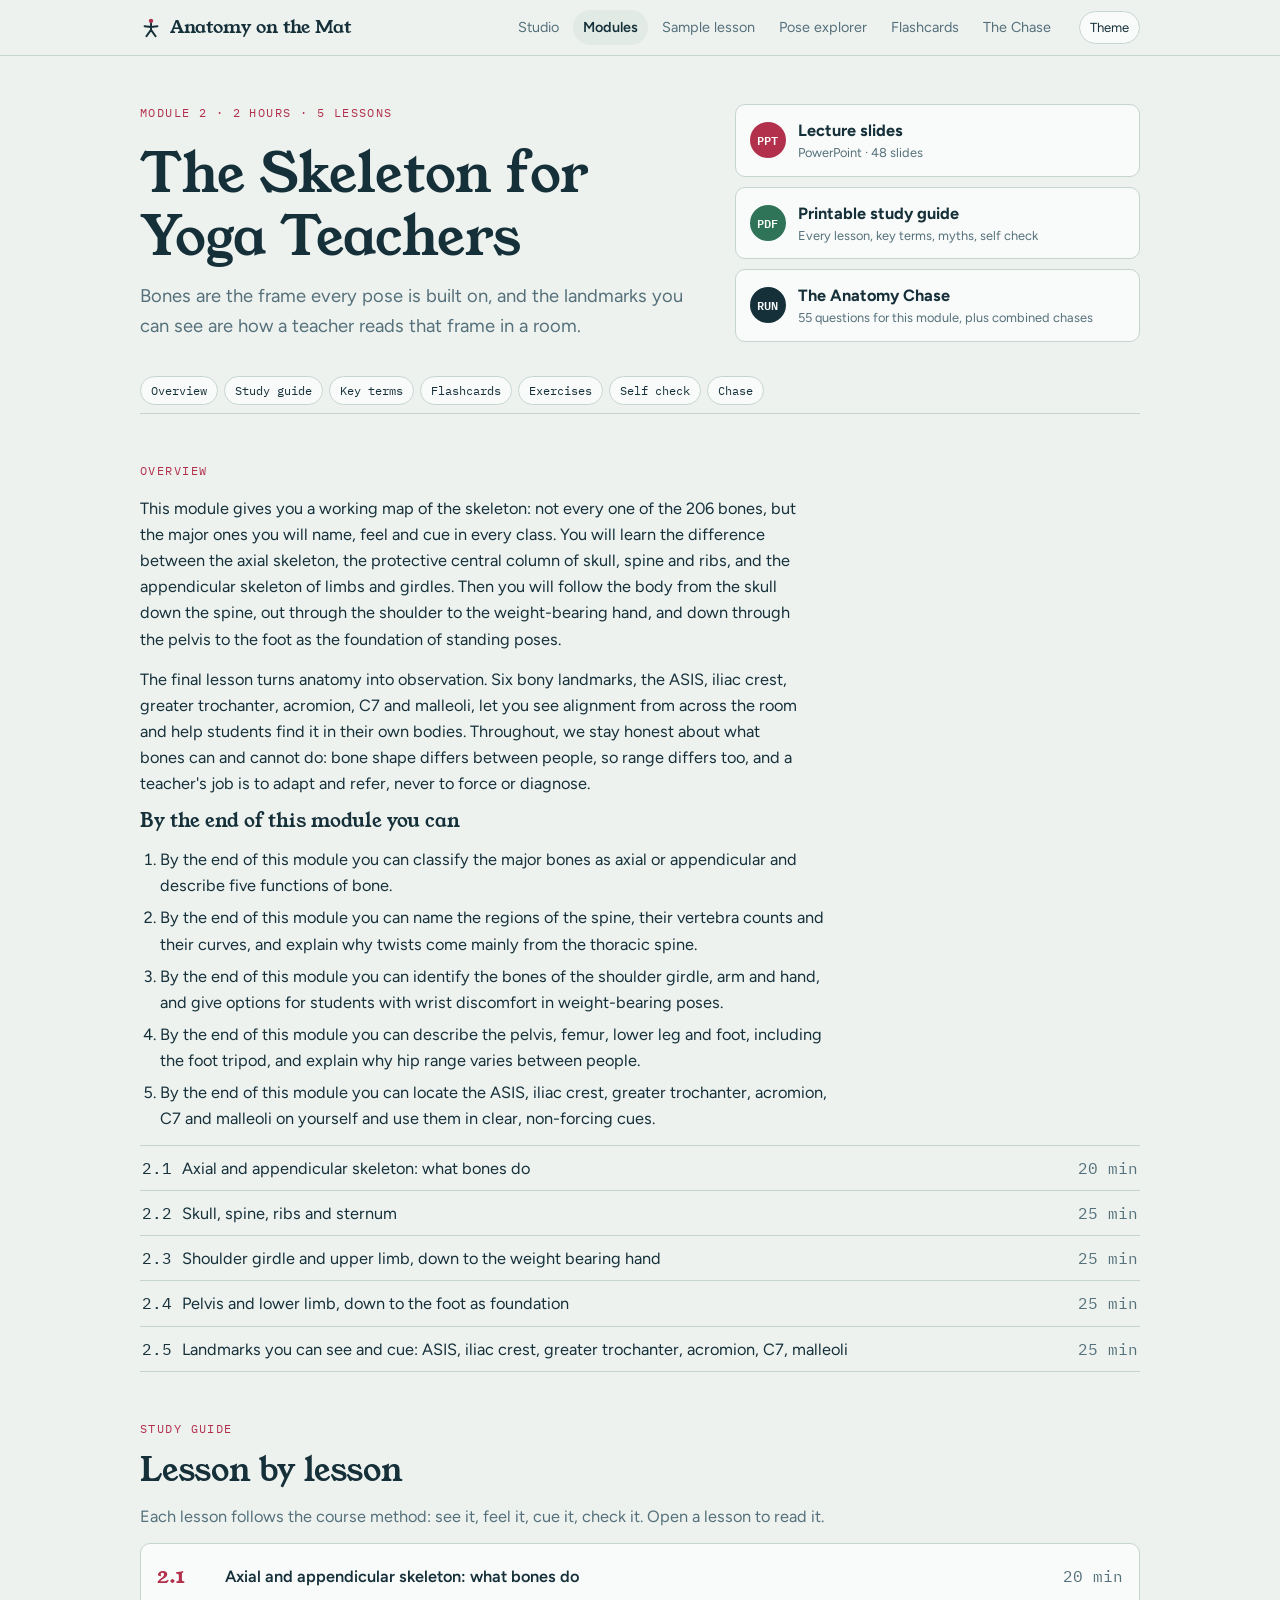
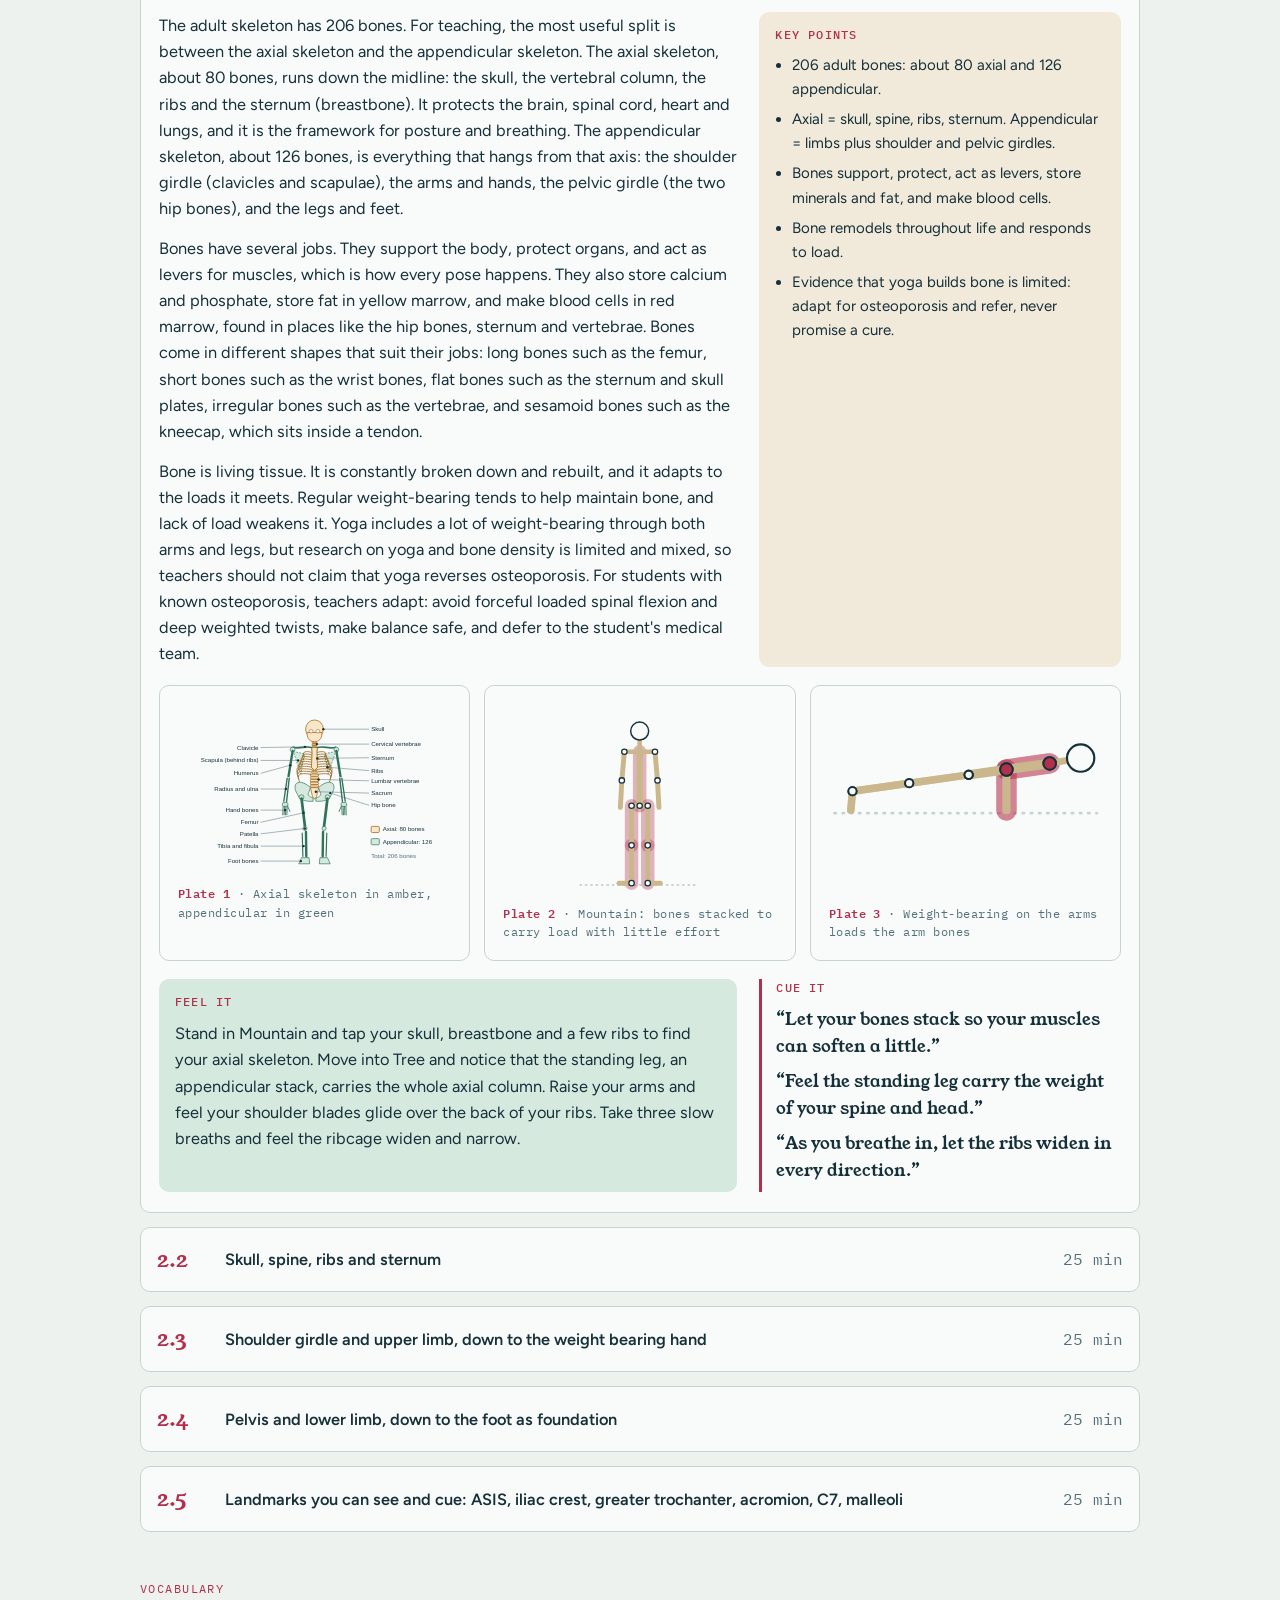
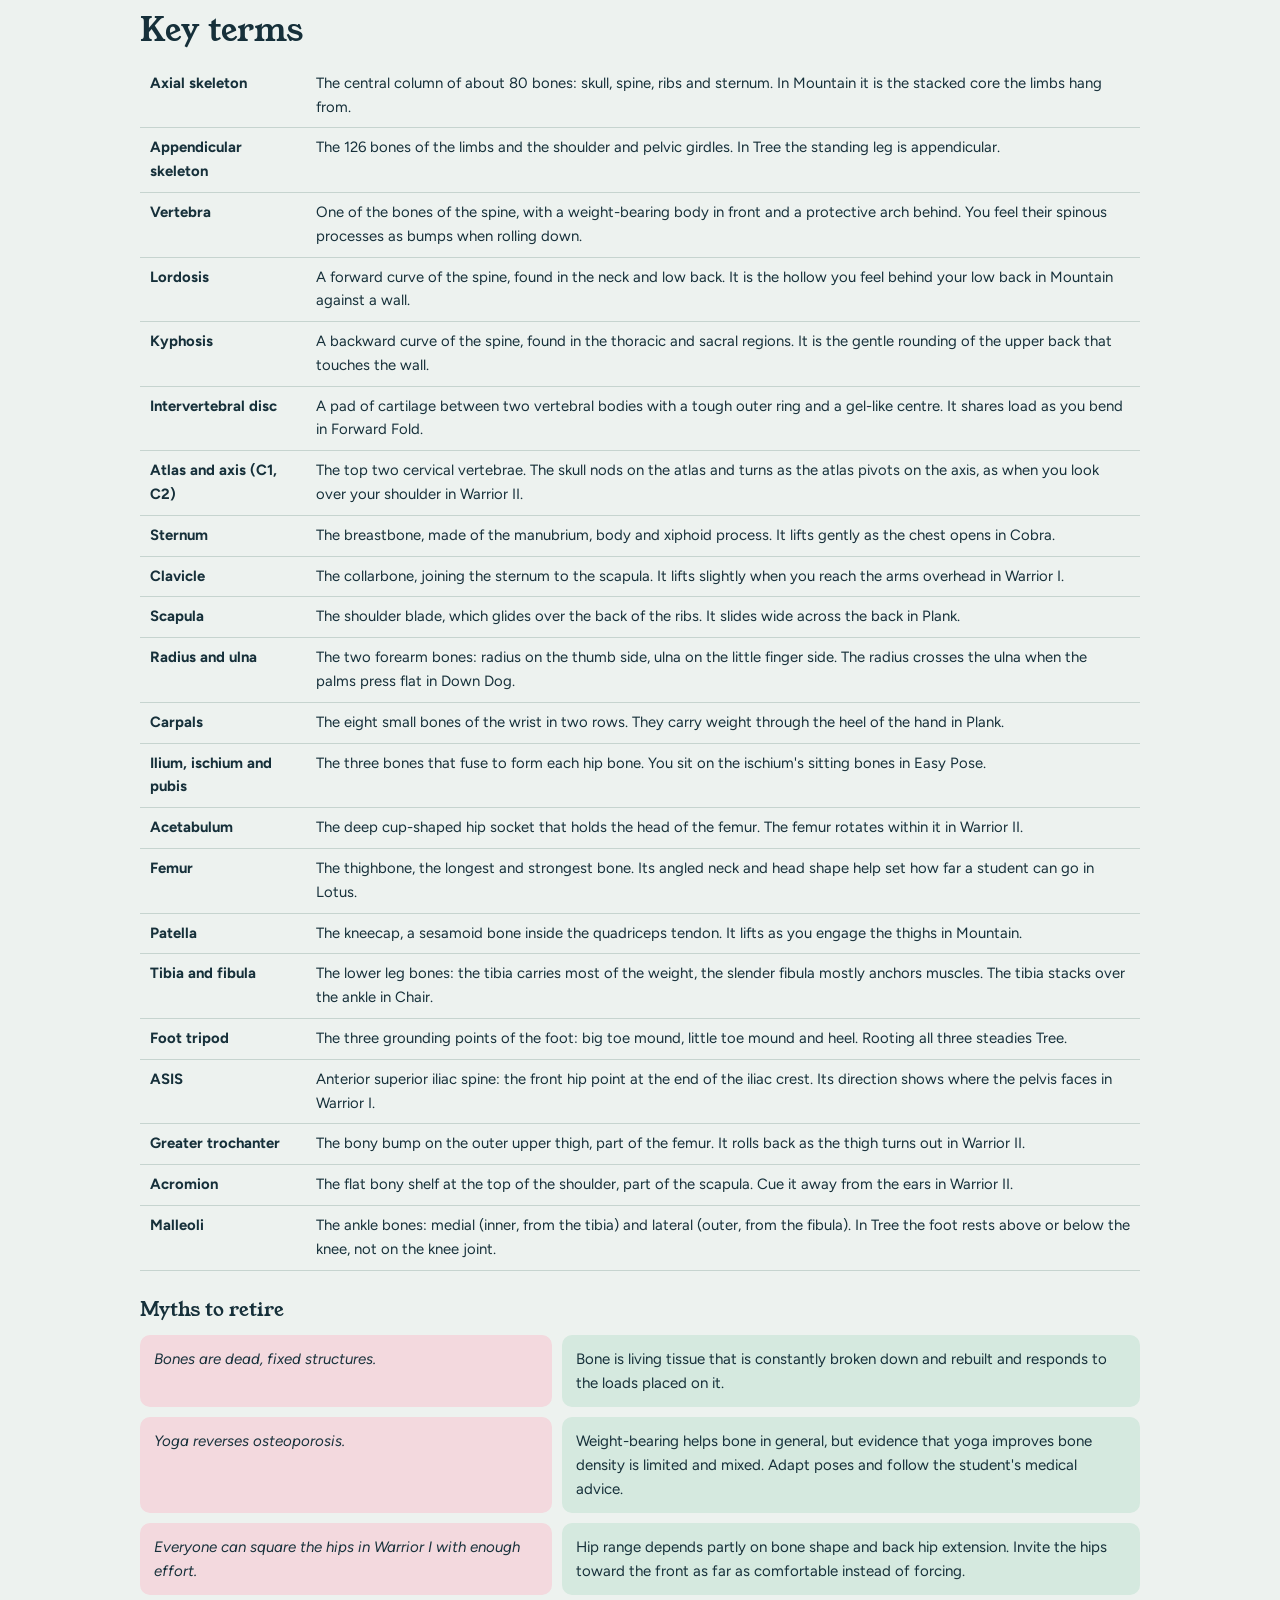
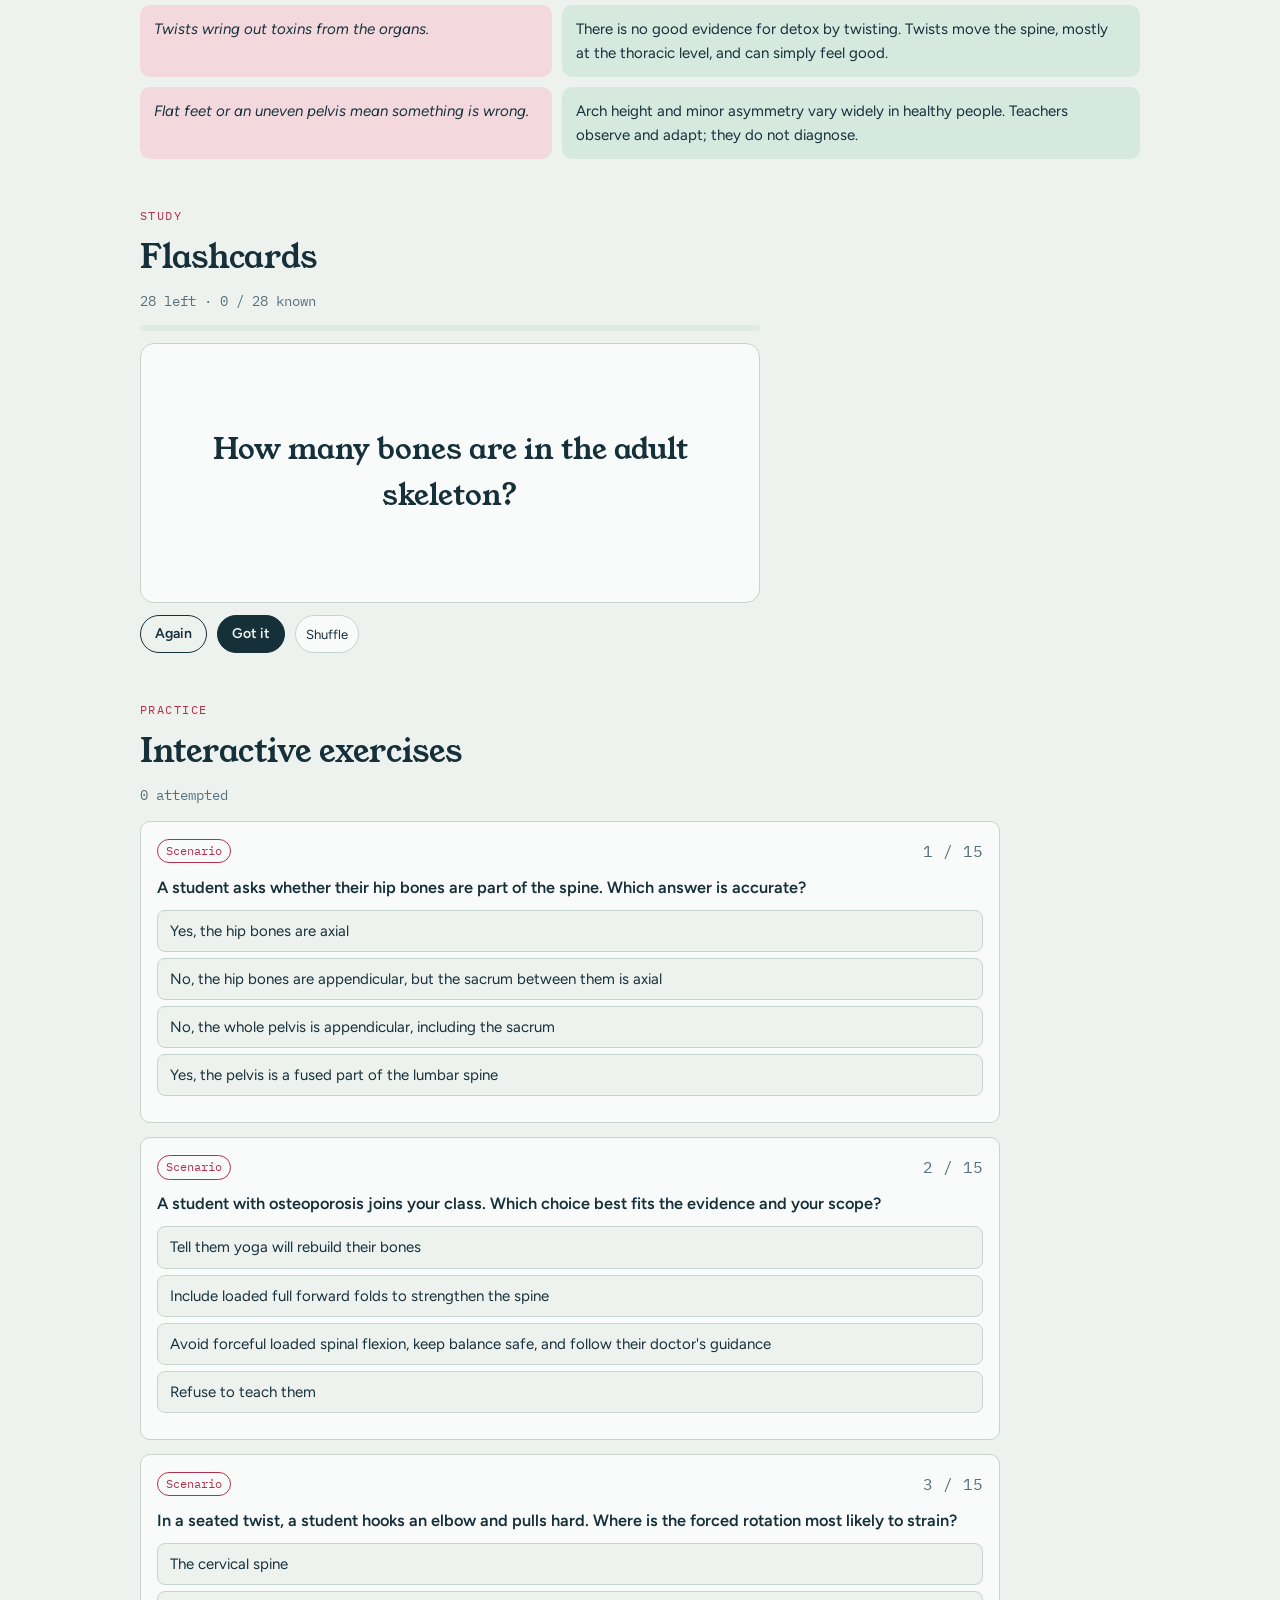
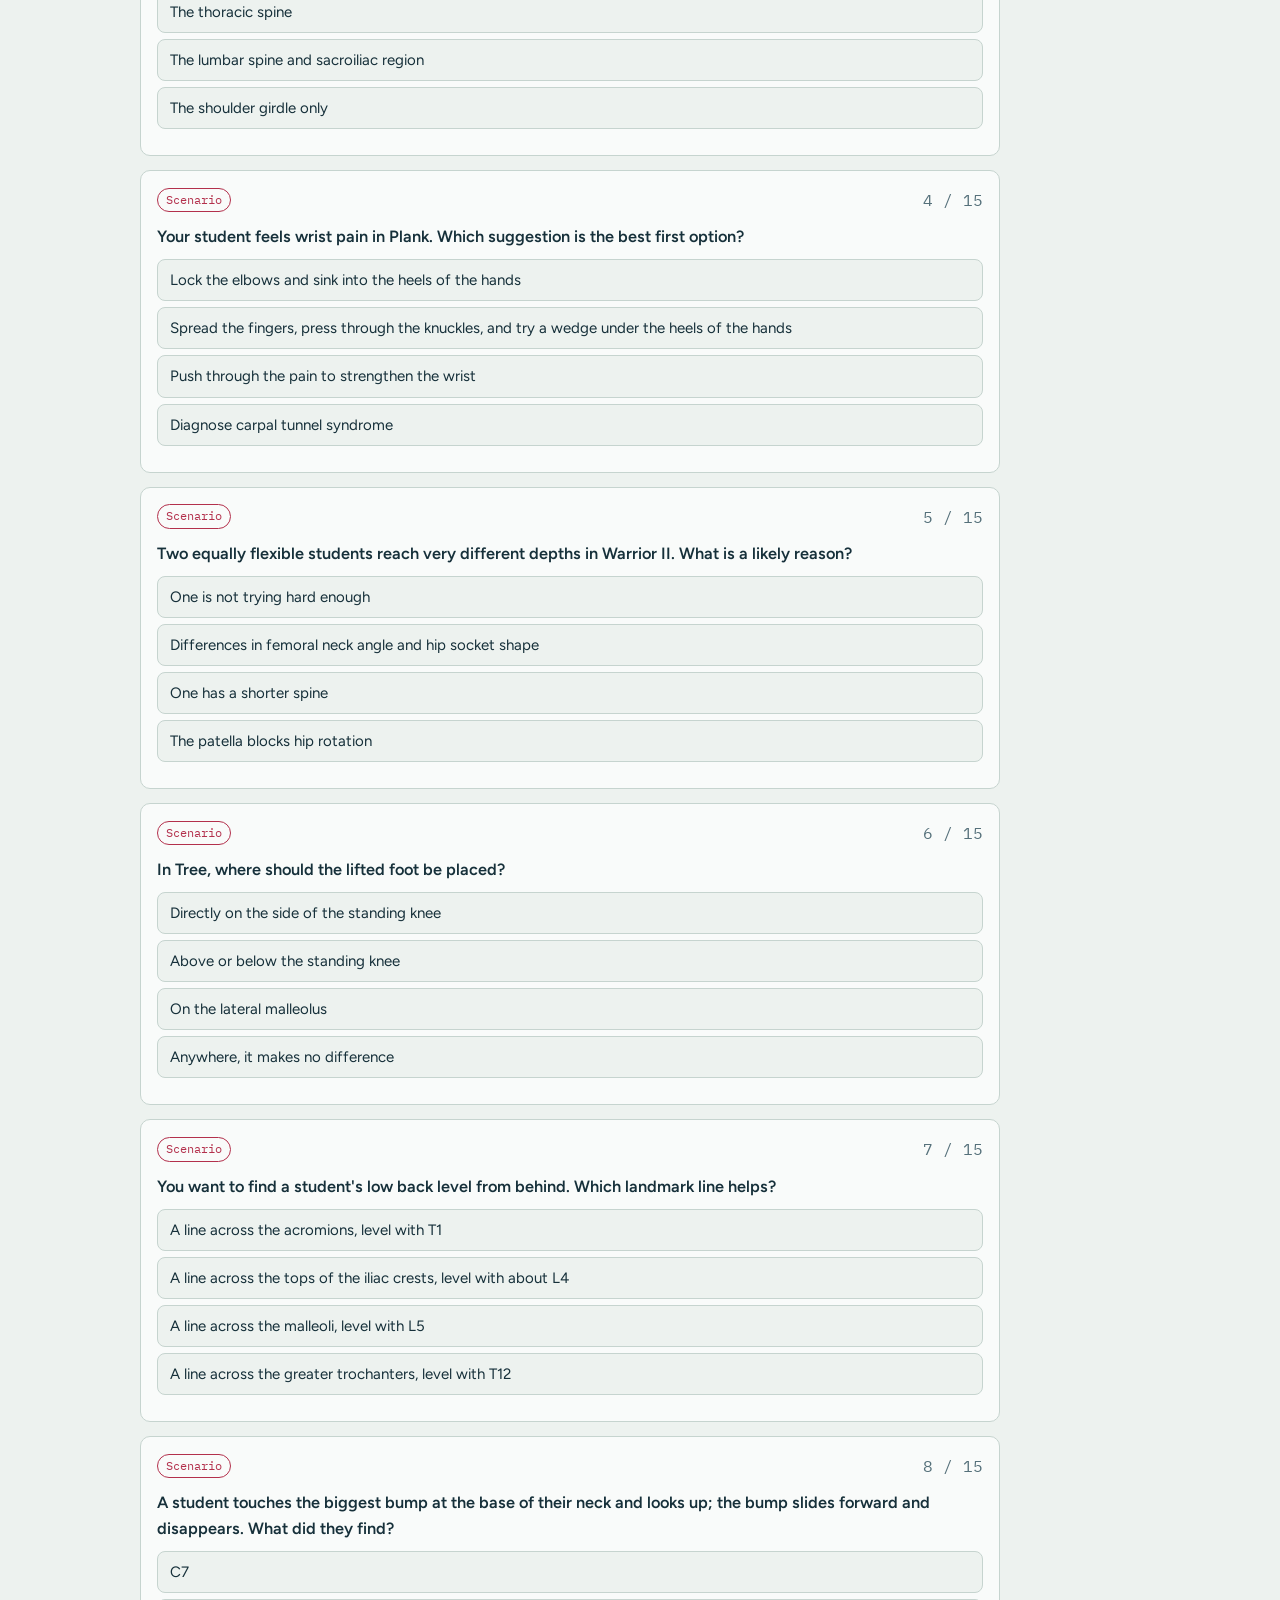
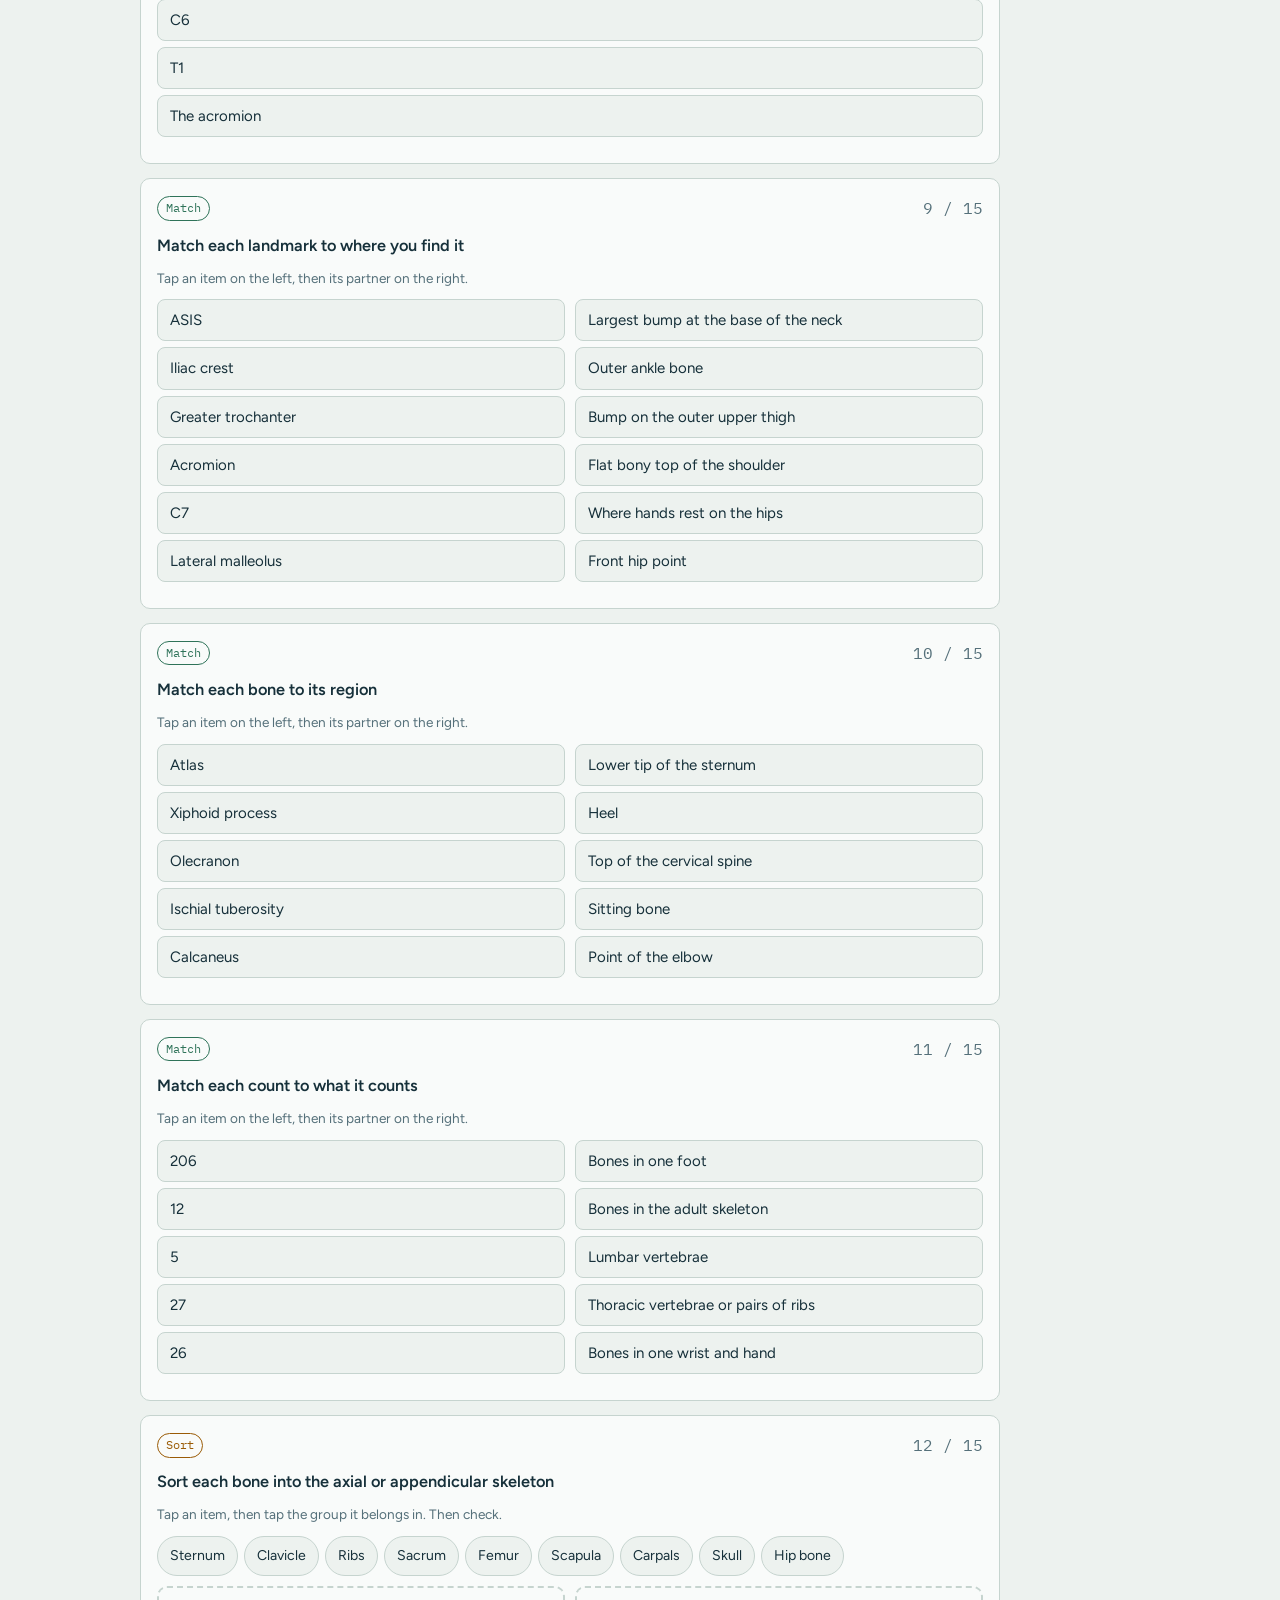
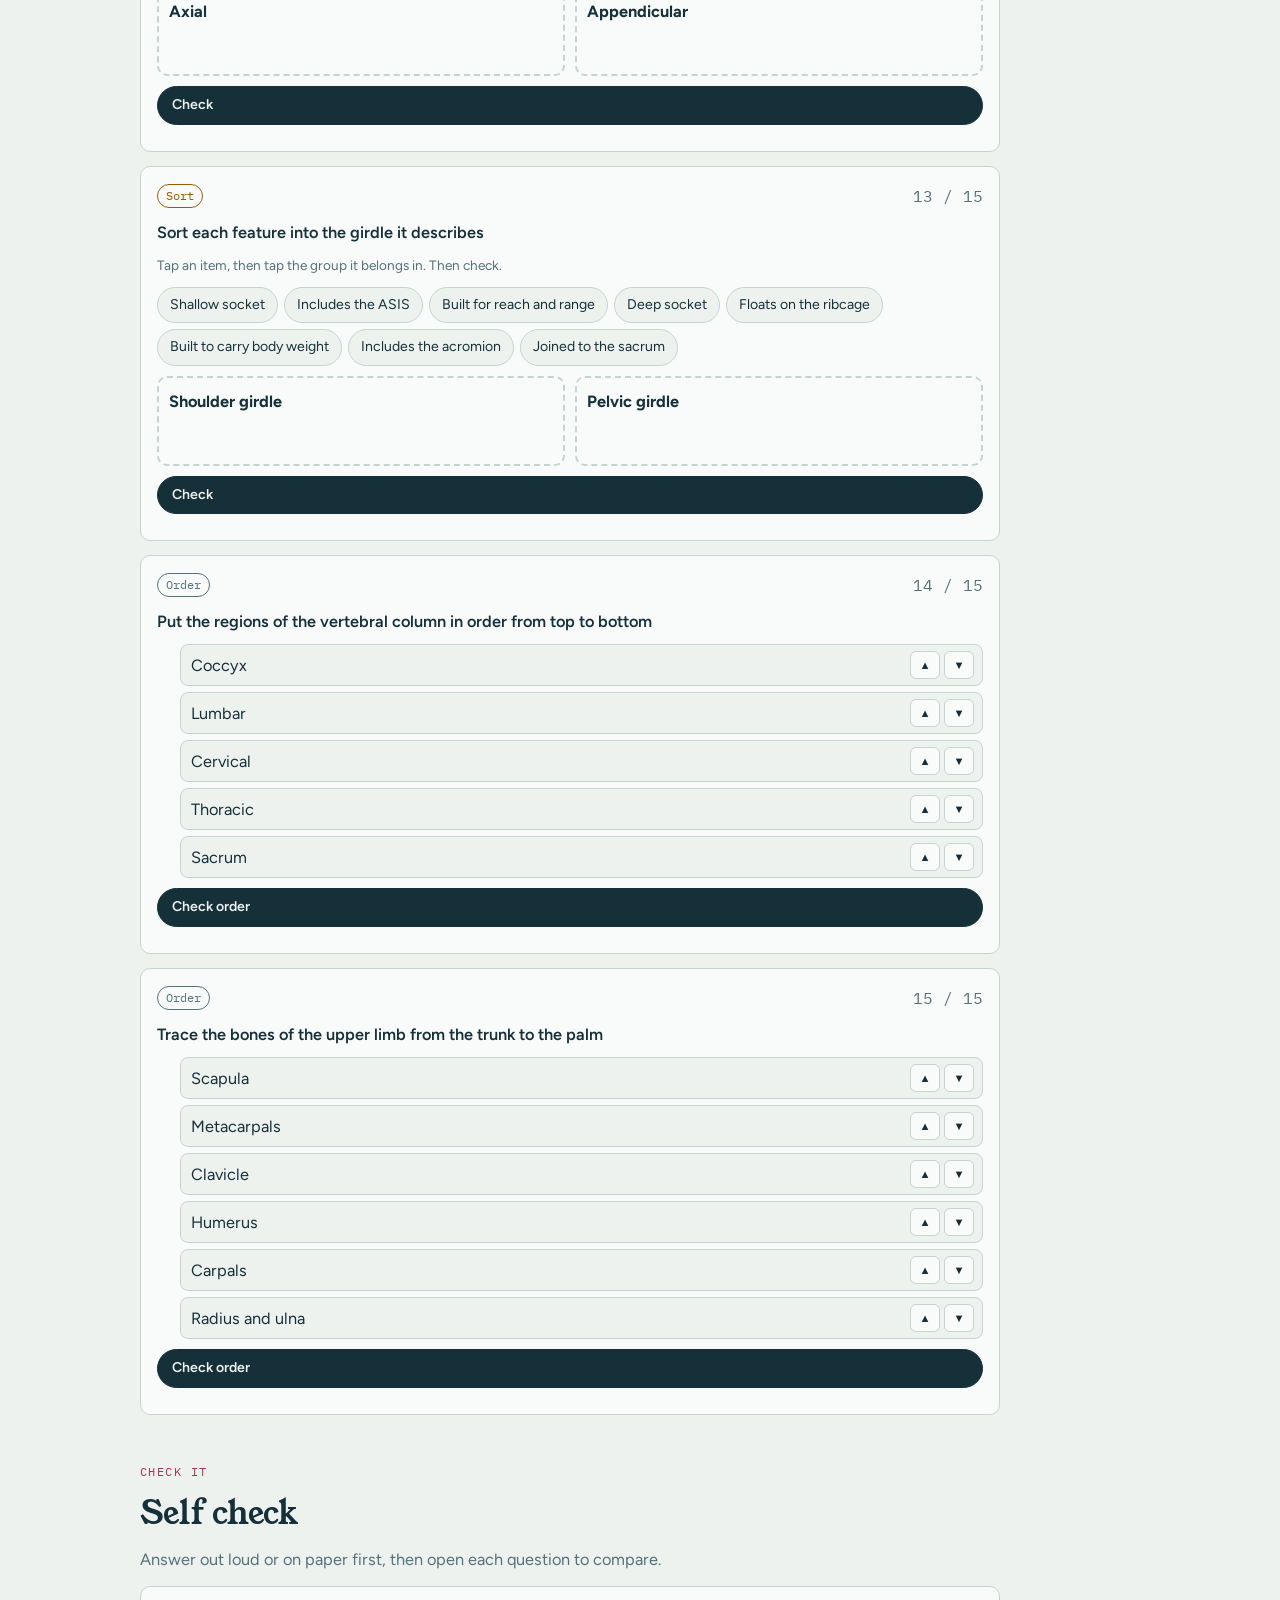
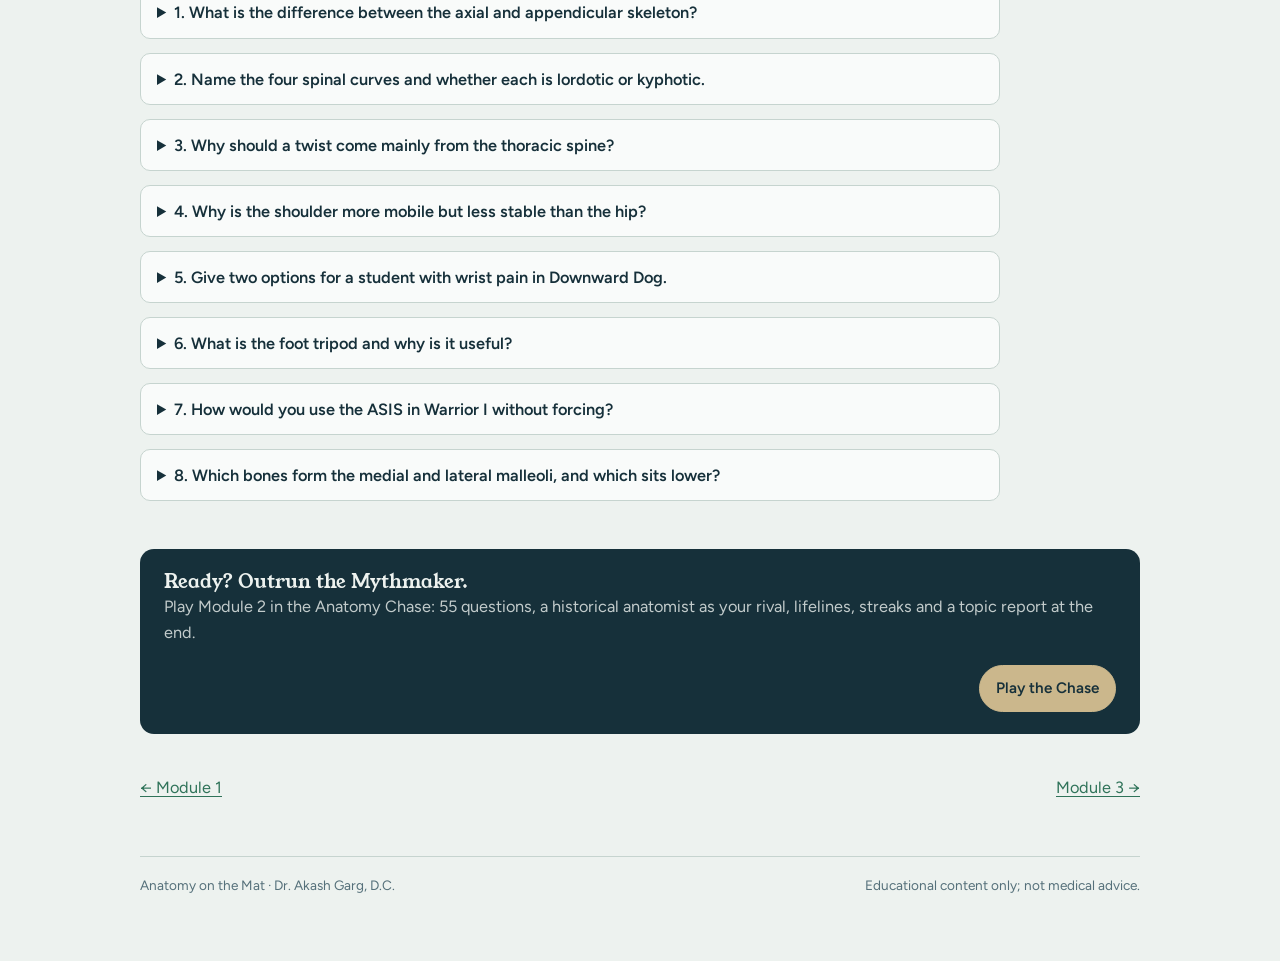
<file: module2.html>
<!doctype html>
<html lang="en">
<head>
<meta charset="utf-8">
<meta name="viewport" content="width=device-width, initial-scale=1, viewport-fit=cover">
<title>Module 2: The Skeleton for Yoga Teachers · Anatomy on the Mat</title>
<link rel="icon" href="data:image/svg+xml,%3Csvg xmlns=%22http://www.w3.org/2000/svg%22 viewBox=%220 0 24 24%22%3E%3Crect width=%2224%22 height=%2224%22 rx=%225%22 fill=%22%2316303A%22/%3E%3Ccircle cx=%2212%22 cy=%225%22 r=%222.4%22 fill=%22%23F07F93%22/%3E%3Cpath d=%22M12 8v6M5 11l7 1 7-1M12 14l-5 6M12 14l5 6%22 stroke=%22%23E3ECE9%22 stroke-width=%222.2%22 stroke-linecap=%22round%22 fill=%22none%22/%3E%3C/svg%3E">
<meta name="description" content="Module study guide, flashcards, interactive exercises and lecture slides from Anatomy on the Mat by Dr. Akash Garg, D.C.">
<meta property="og:title" content="Module 2: The Skeleton for Yoga Teachers · Anatomy on the Mat">
<meta property="og:description" content="Module study guide, flashcards, interactive exercises and lecture slides from Anatomy on the Mat by Dr. Akash Garg, D.C.">
<meta property="og:type" content="website">
<meta name="theme-color" content="#16303A">
<link rel="preconnect" href="https://fonts.googleapis.com">
<link rel="stylesheet" href="https://fonts.googleapis.com/css2?family=Figtree:wght@400;500;600;700&family=IBM+Plex+Mono:wght@400;500&family=Young+Serif&display=swap">
<link rel="stylesheet" href="shared.css">
<style>
.head{padding-block:clamp(26px,5vw,48px) 8px;display:grid;grid-template-columns:minmax(0,1.4fr) minmax(0,1fr);gap:28px;align-items:start}
@media (max-width:820px){.head{grid-template-columns:1fr}}
.head h1{margin-top:6px}
.res{display:flex;flex-direction:column;gap:10px}
.res a{display:flex;align-items:center;gap:12px;padding:12px 14px;border:1px solid var(--line);border-radius:var(--r);background:var(--surface);text-decoration:none;color:var(--ink)}
.res a:hover{border-color:var(--ink)}
.res .ico{width:36px;height:36px;border-radius:50%;display:grid;place-items:center;font-family:var(--mono);font-size:.72rem;font-weight:600;color:var(--surface);flex:none}
.res small{display:block;color:var(--muted);font-size:.8rem}
.jump{position:sticky;top:calc(env(safe-area-inset-top,0px) + 58px);z-index:5;background:color-mix(in srgb,var(--bg) 92%,transparent);backdrop-filter:blur(6px);padding:8px 0;margin-top:18px;border-bottom:1px solid var(--line);display:flex;gap:6px;flex-wrap:wrap}
.jump a{font-family:var(--mono);font-size:.76rem;text-decoration:none;color:var(--ink);border:1px solid var(--line);background:var(--surface);padding:4px 10px;border-radius:999px}
section{margin-top:48px;display:flex;flex-direction:column;gap:14px;scroll-margin-top:120px}
.objs{margin:0;padding-left:1.2em;display:flex;flex-direction:column;gap:6px;max-width:70ch}
.toc{display:flex;flex-direction:column;border-top:1px solid var(--line)}
.toc a{display:flex;gap:10px;padding:9px 2px;border-bottom:1px solid var(--line);text-decoration:none;color:var(--ink);align-items:baseline}
.toc a .muted{margin-left:auto;white-space:nowrap}
details.lesson{background:var(--surface);border:1px solid var(--line);border-radius:var(--r);scroll-margin-top:120px}
details.lesson summary{list-style:none;cursor:pointer;display:flex;gap:14px;align-items:center;padding:14px 16px}
details.lesson summary::-webkit-details-marker{display:none}
.lnum{font-family:var(--display);font-size:1.4rem;color:var(--muscle);min-width:2.4em}
.ltitle{font-weight:600;flex:1}
.lbody{padding:4px 18px 20px;display:flex;flex-direction:column;gap:18px}
.lcols{display:grid;grid-template-columns:minmax(0,1.6fr) minmax(0,1fr);gap:22px}
@media (max-width:820px){.lcols{grid-template-columns:1fr}}
.keybox{background:var(--bone-soft);border-radius:var(--r);padding:14px 16px}
.keybox ul{margin:0;padding-left:1.1em;display:flex;flex-direction:column;gap:6px;font-size:.94rem}
h4{margin:0 0 8px;font-family:var(--mono);font-size:.74rem;letter-spacing:.1em;text-transform:uppercase;color:var(--muscle);font-weight:500}
.plates{display:grid;grid-template-columns:repeat(auto-fit,minmax(min(100%,240px),1fr));gap:14px}
.mplate{margin:0}
.mplate svg{width:100%;height:190px}
.mplate img{width:100%;height:auto;border-radius:6px;background:#F9FBFA}
.feel{background:var(--sage-soft);border-radius:var(--r);padding:14px 16px}
.cues{border-left:3px solid var(--muscle);padding-left:14px}
.cueq{font-family:var(--display);font-size:1.05rem;margin-bottom:8px}
.myths{display:grid;gap:10px}
.myth{display:grid;grid-template-columns:minmax(0,1fr) minmax(0,1.4fr);gap:10px}
@media (max-width:640px){.myth{grid-template-columns:1fr}}
.myth p{margin:0;padding:12px 14px;border-radius:var(--r);font-size:.94rem}
.mm{background:var(--muscle-soft);font-style:italic}
.mt{background:var(--sage-soft)}
.fcwrap{max-width:620px;display:flex;flex-direction:column;gap:12px}
.card{perspective:1400px;height:260px;cursor:pointer;border:0;background:none;padding:0;font:inherit;color:inherit;width:100%}
.inner{position:relative;width:100%;height:100%;transition:transform .5s;transform-style:preserve-3d}
.card.flip .inner{transform:rotateY(180deg)}
.face{position:absolute;inset:0;backface-visibility:hidden;border-radius:14px;border:1px solid var(--line);display:flex;align-items:center;justify-content:center;padding:24px;text-align:center}
.front{background:var(--surface);font-family:var(--display);font-size:clamp(1.3rem,3.5vw,1.8rem)}
.back{background:var(--ink);color:var(--bg);transform:rotateY(180deg);line-height:1.55}
.prog{height:6px;background:var(--surface-2);border-radius:4px;overflow:hidden}
.prog span{display:block;height:100%;background:var(--sage);transition:width .3s}
.row{display:flex;gap:10px;flex-wrap:wrap}
.btn.small{padding:7px 14px;font-size:.88rem}
.exs{display:grid;gap:14px}
.ex{background:var(--surface);border:1px solid var(--line);border-radius:var(--r);padding:16px;display:flex;flex-direction:column;gap:10px;max-width:860px}
.exhead{display:flex;justify-content:space-between;align-items:center}
.exq{font-weight:600}
.small{font-size:.85rem}
.opts{display:flex;flex-direction:column;gap:6px}
.opts button,.ml,.mr,.chipbtn{text-align:left;border:1px solid var(--line);background:var(--bg);color:var(--ink);border-radius:8px;padding:8px 12px;font:inherit;font-size:.94rem;cursor:pointer}
.right{border-color:var(--sage)!important;background:var(--sage-soft)!important}
.wrong{border-color:var(--muscle)!important;background:var(--muscle-soft)!important}
.sel{border-color:var(--ink)!important;box-shadow:0 0 0 2px var(--ink) inset}
.match{display:grid;grid-template-columns:1fr 1fr;gap:10px}
.mcol{display:flex;flex-direction:column;gap:6px}
.pool{display:flex;flex-wrap:wrap;gap:6px;min-height:40px}
.chipbtn{border-radius:999px;padding:6px 12px;font-size:.88rem}
.buckets{display:grid;grid-template-columns:repeat(auto-fit,minmax(min(100%,180px),1fr));gap:10px}
.bucket{border:2px dashed var(--line);border-radius:var(--r);padding:10px;cursor:pointer;min-height:90px;display:flex;flex-direction:column;gap:8px}
.bucket:hover{border-color:var(--ink)}
.bin{display:flex;flex-wrap:wrap;gap:6px}
ol.order{margin:0;padding-left:1.4em;display:flex;flex-direction:column;gap:6px}
ol.order li{border:1px solid var(--line);border-radius:8px;padding:6px 8px 6px 10px;display:flex;justify-content:space-between;gap:10px;align-items:center;background:var(--bg)}
.arrows{display:flex;gap:4px}
.arrows button{border:1px solid var(--line);background:var(--surface);color:var(--ink);border-radius:6px;cursor:pointer;width:30px;height:28px;font-size:.7rem}
.fb{font-size:.92rem}
details.sc{background:var(--surface);border:1px solid var(--line);border-radius:var(--r);padding:12px 16px;max-width:860px}
details.sc summary{cursor:pointer;font-weight:600}
details.sc p{margin-top:8px}
.chasecta{display:flex;gap:20px;align-items:center;flex-wrap:wrap;background:var(--ink);color:var(--bg);border-radius:14px;padding:22px 24px}
.chasecta h3{color:var(--bg)}
.chasecta p{color:color-mix(in srgb,var(--bg) 80%,var(--ink))}
.chasecta .btn{background:var(--bone);color:#16303A;border-color:var(--bone);margin-left:auto}
.pager{display:flex;justify-content:space-between;gap:10px;flex-wrap:wrap;margin-top:40px}
</style>
</head>
<body>
<div id="bar"></div>
<main class="wrap">
  <header class="head">
    <div class="stack">
      <span class="eyebrow" id="mEyebrow"></span>
      <h1 id="mTitle">The Skeleton for Yoga Teachers</h1>
      <p class="lede" id="mTag"></p>
    </div>
    <div class="res" aria-label="Module downloads and games">
      <a href="decks/Module_2_The_Skeleton_for_Yoga_Teachers.pptx"><span class="ico" style="background:var(--muscle)">PPT</span><span><b>Lecture slides</b><small>PowerPoint · 48 slides</small></span></a>
      <a href="guides/Module_2_Study_Guide.pdf"><span class="ico" style="background:var(--sage)">PDF</span><span><b>Printable study guide</b><small>Every lesson, key terms, myths, self check</small></span></a>
      <a href="chase/index.html"><span class="ico" style="background:var(--ink)">RUN</span><span><b>The Anatomy Chase</b><small>55 questions for this module, plus combined chases</small></span></a>
    </div>
  </header>
  <nav class="jump" aria-label="Module sections"><a href="#overview">Overview</a><a href="#guide">Study guide</a><a href="#terms">Key terms</a><a href="#cards">Flashcards</a><a href="#exercises">Exercises</a><a href="#selfcheck">Self check</a><a href="#chase">Chase</a></nav>

  <section id="overview">
    <span class="eyebrow">Overview</span>
    <div class="prose" id="mOverview"></div>
    <h3>By the end of this module you can</h3>
    <ol class="objs" id="mObj"></ol>
    <div class="toc" id="mLessonsToc"></div>
  </section>

  <section id="guide">
    <span class="eyebrow">Study guide</span>
    <h2>Lesson by lesson</h2>
    <p class="muted">Each lesson follows the course method: see it, feel it, cue it, check it. Open a lesson to read it.</p>
    <div class="stack" id="mLessons"></div>
  </section>

  <section id="terms">
    <span class="eyebrow">Vocabulary</span>
    <h2>Key terms</h2>
    <div class="scroll"><table class="data"><tbody id="mTerms"></tbody></table></div>
    <h3 style="margin-top:14px">Myths to retire</h3>
    <div class="myths" id="mMyths"></div>
  </section>

  <section id="cards">
    <span class="eyebrow">Study</span>
    <h2>Flashcards</h2>
    <div class="fcwrap">
      <div class="mono muted small" id="fcLeft"></div>
      <div class="prog"><span id="fcBar"></span></div>
      <button class="card" id="fc" type="button" aria-label="Flip card"><div class="inner"><div class="face front" id="fcF"></div><div class="face back" id="fcB"></div></div></button>
      <div class="row" id="fcCtl"><button class="btn ghost small" id="fcAgain" type="button">Again</button><button class="btn small" id="fcGot" type="button">Got it</button><button class="theme-btn" id="fcShuf" type="button">Shuffle</button></div>
      <div id="fcDone" hidden><p><b>Deck complete.</b> Every card marked known.</p><button class="btn small" id="fcRestart" type="button">Study again</button></div>
    </div>
  </section>

  <section id="exercises">
    <span class="eyebrow">Practice</span>
    <h2>Interactive exercises</h2>
    <p class="mono small muted" id="exScore">0 attempted</p>
    <div class="exs" id="mEx"></div>
  </section>

  <section id="selfcheck">
    <span class="eyebrow">Check it</span>
    <h2>Self check</h2>
    <p class="muted">Answer out loud or on paper first, then open each question to compare.</p>
    <div class="stack" id="mSelf"></div>
  </section>

  <section id="chase">
    <div class="chasecta"><div><h3>Ready? Outrun the Mythmaker.</h3><p>Play Module 2 in the Anatomy Chase: 55 questions, a historical anatomist as your rival, lifelines, streaks and a topic report at the end.</p></div><a class="btn" href="chase/index.html">Play the Chase</a></div>
  </section>

  <nav class="pager"><a href="module1.html">← Module 1</a><a href="module3.html">Module 3 →</a></nav>
  <footer class="foot"><span>Anatomy on the Mat · Dr. Akash Garg, D.C.</span><span>Educational content only; not medical advice.</span></footer>
</main>
<script src="common.js"></script>
<script src="data-poses.js"></script>
<script src="data-m2.js"></script>
<script src="module.js"></script>
</body>
</html>
</file>
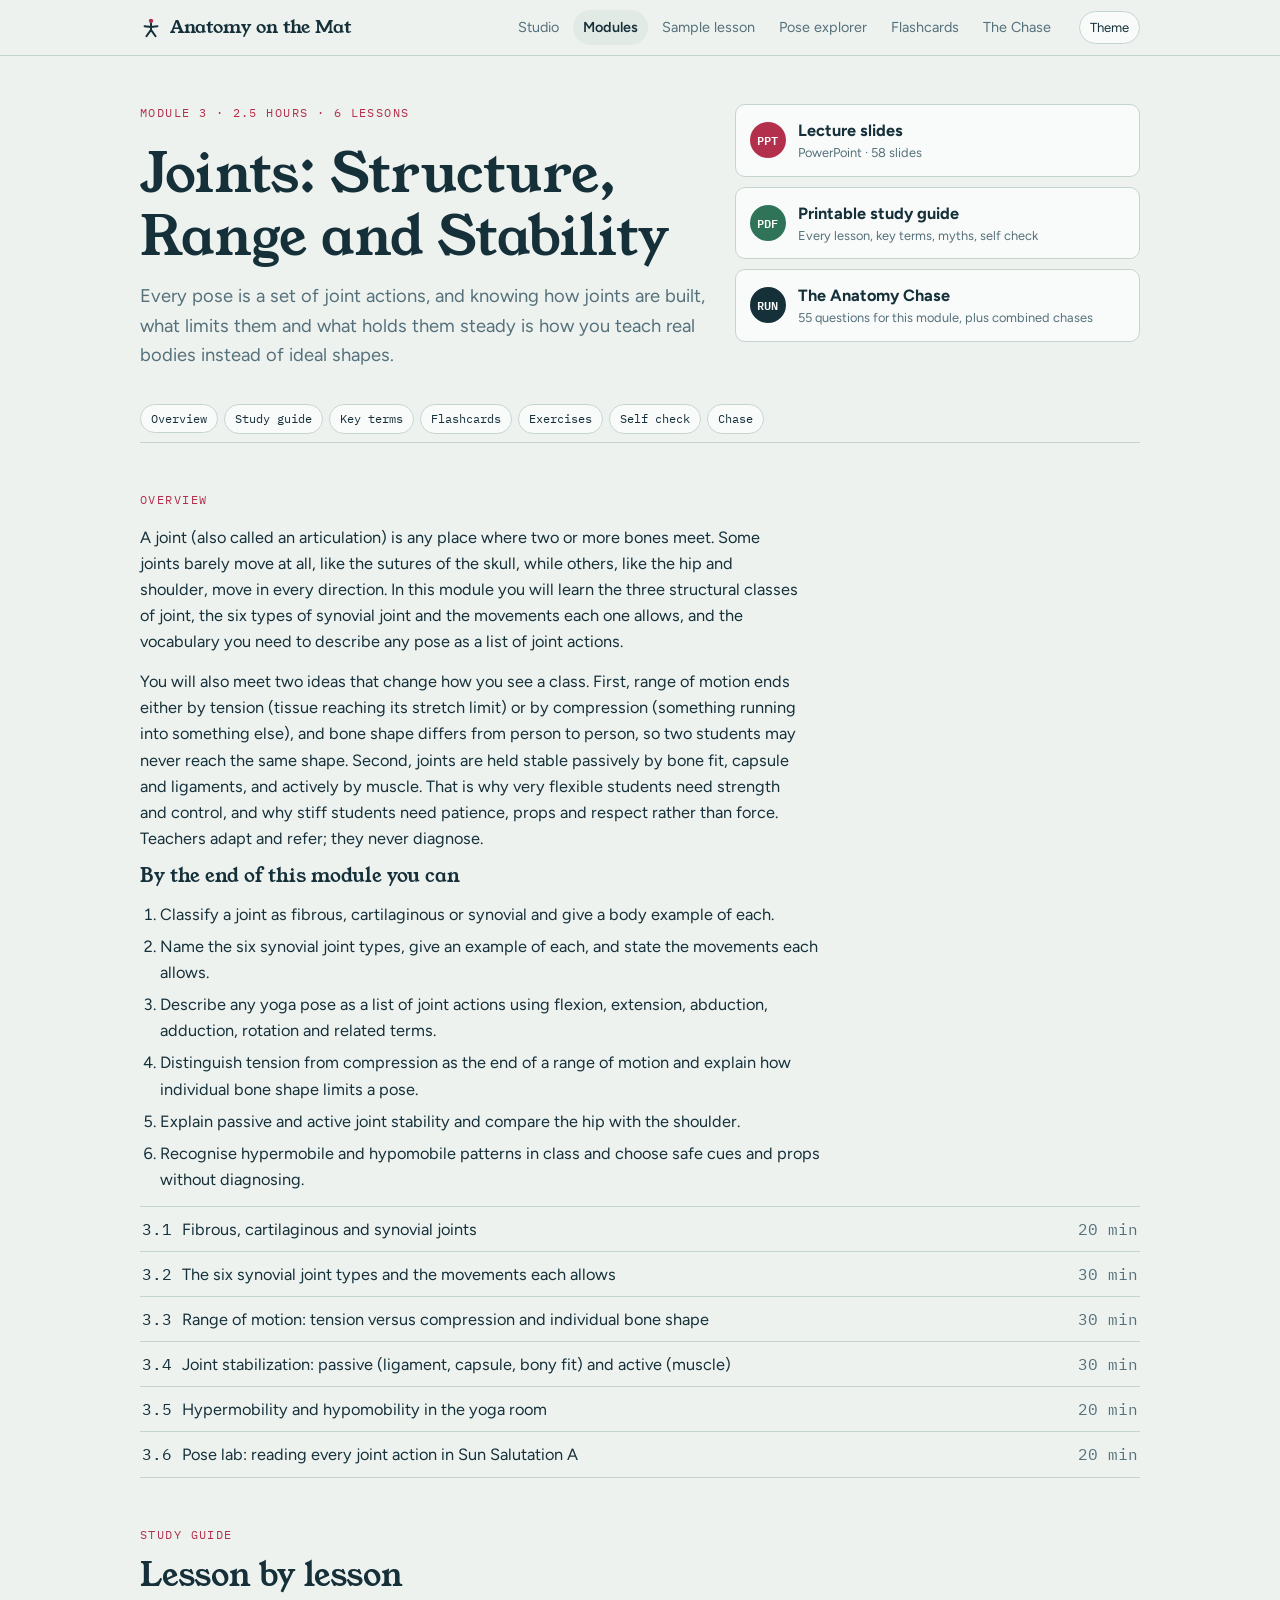
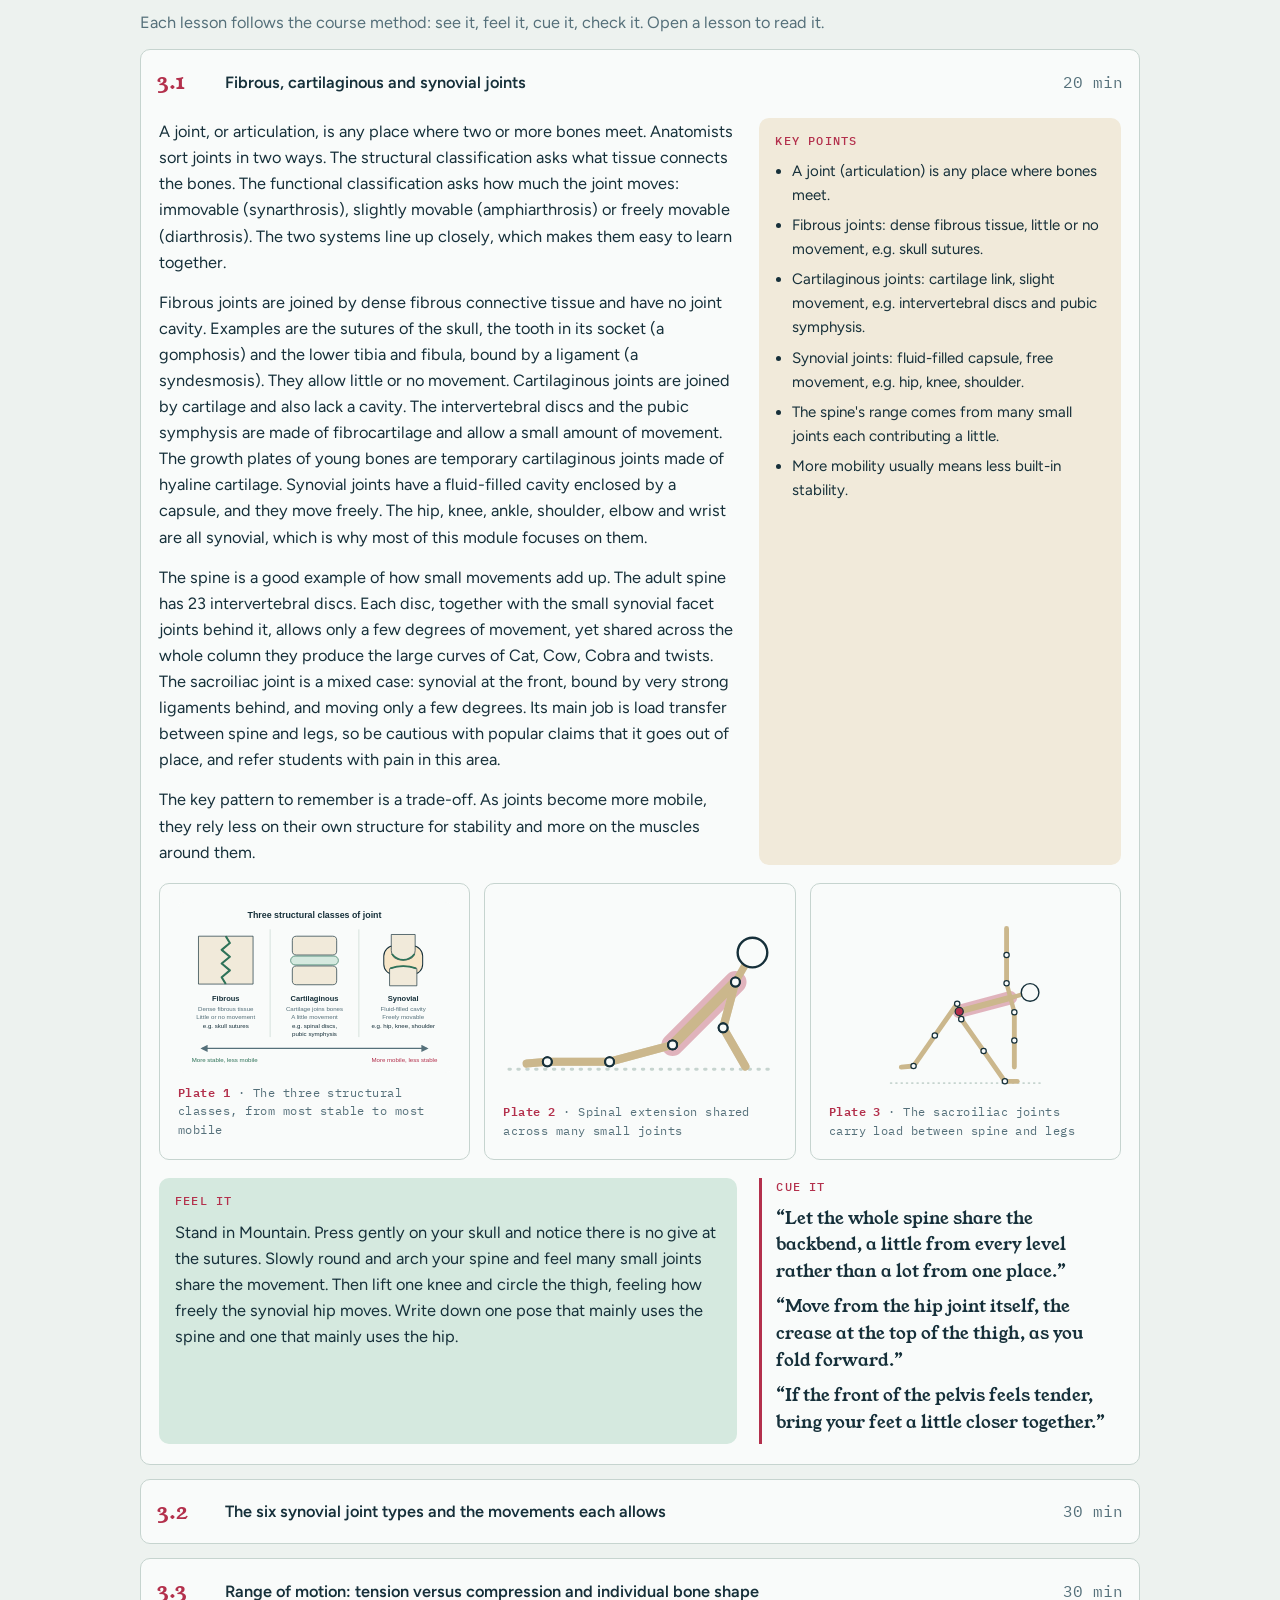
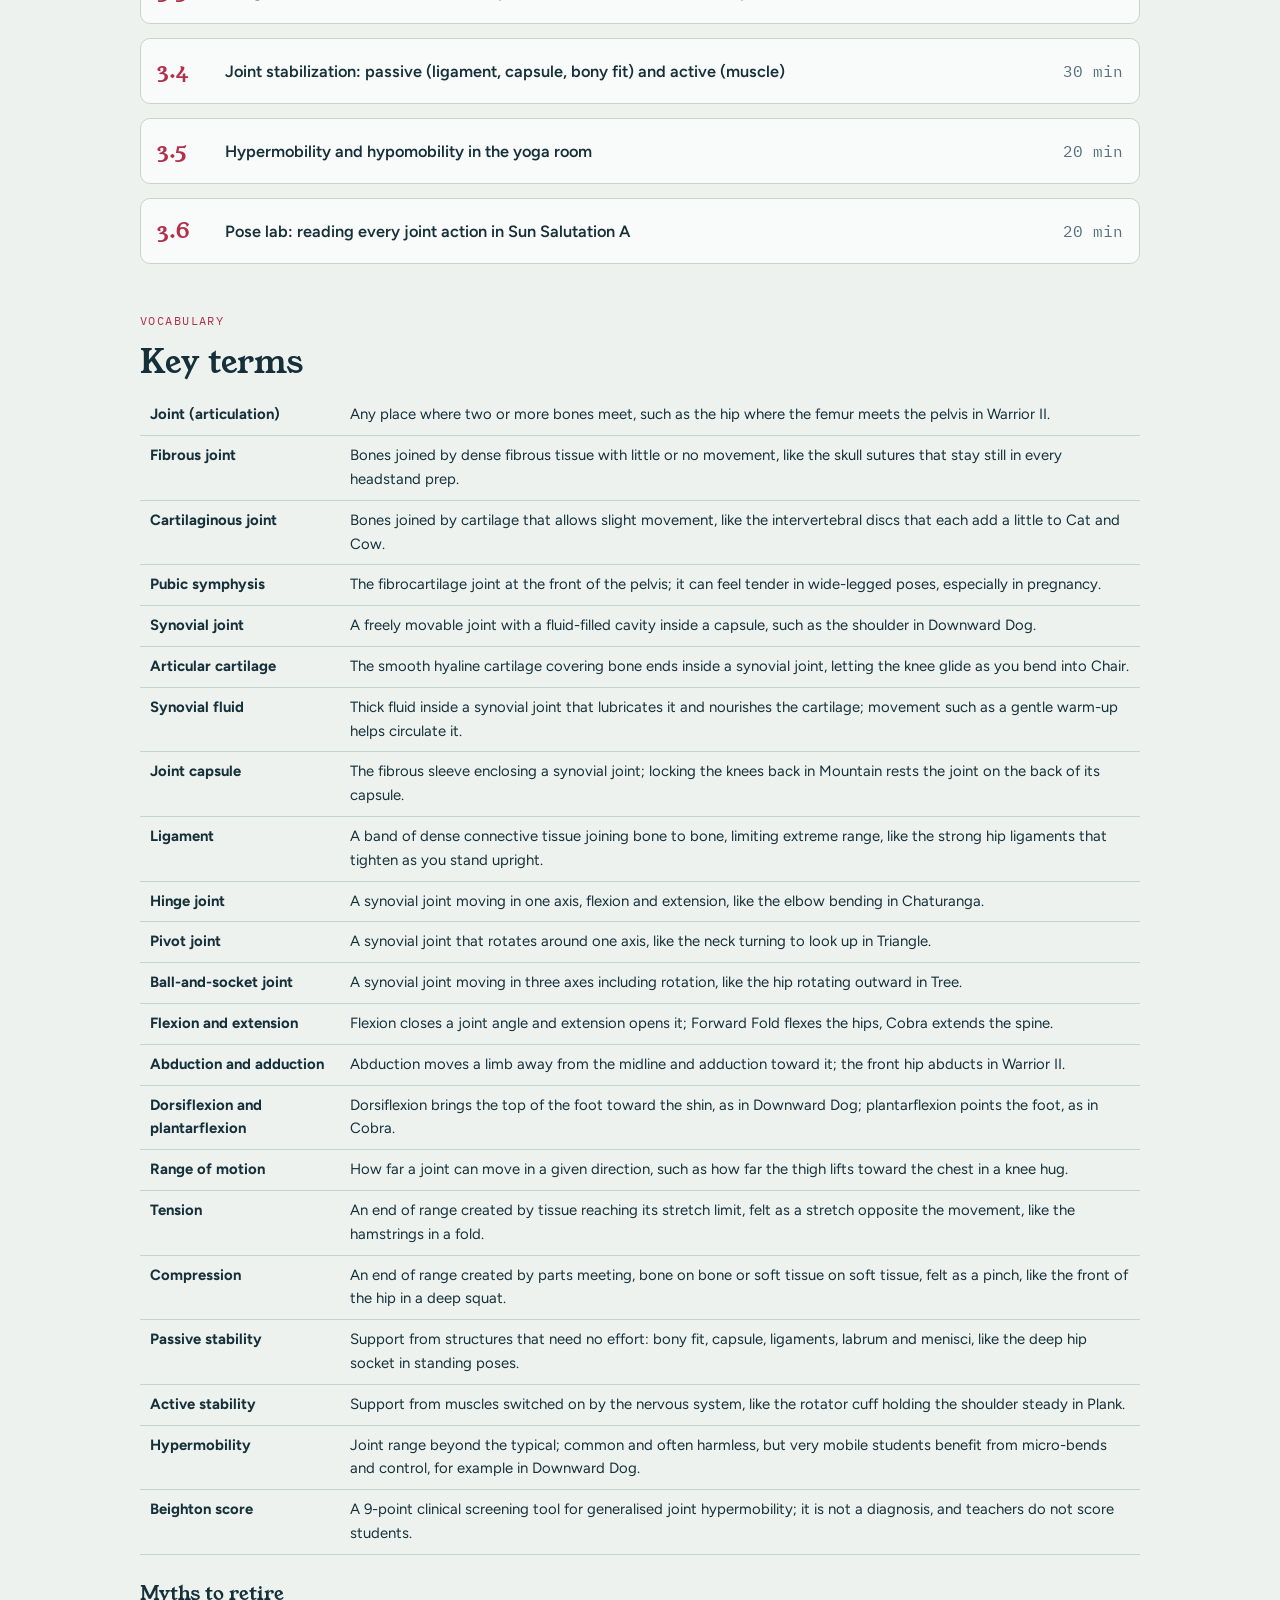
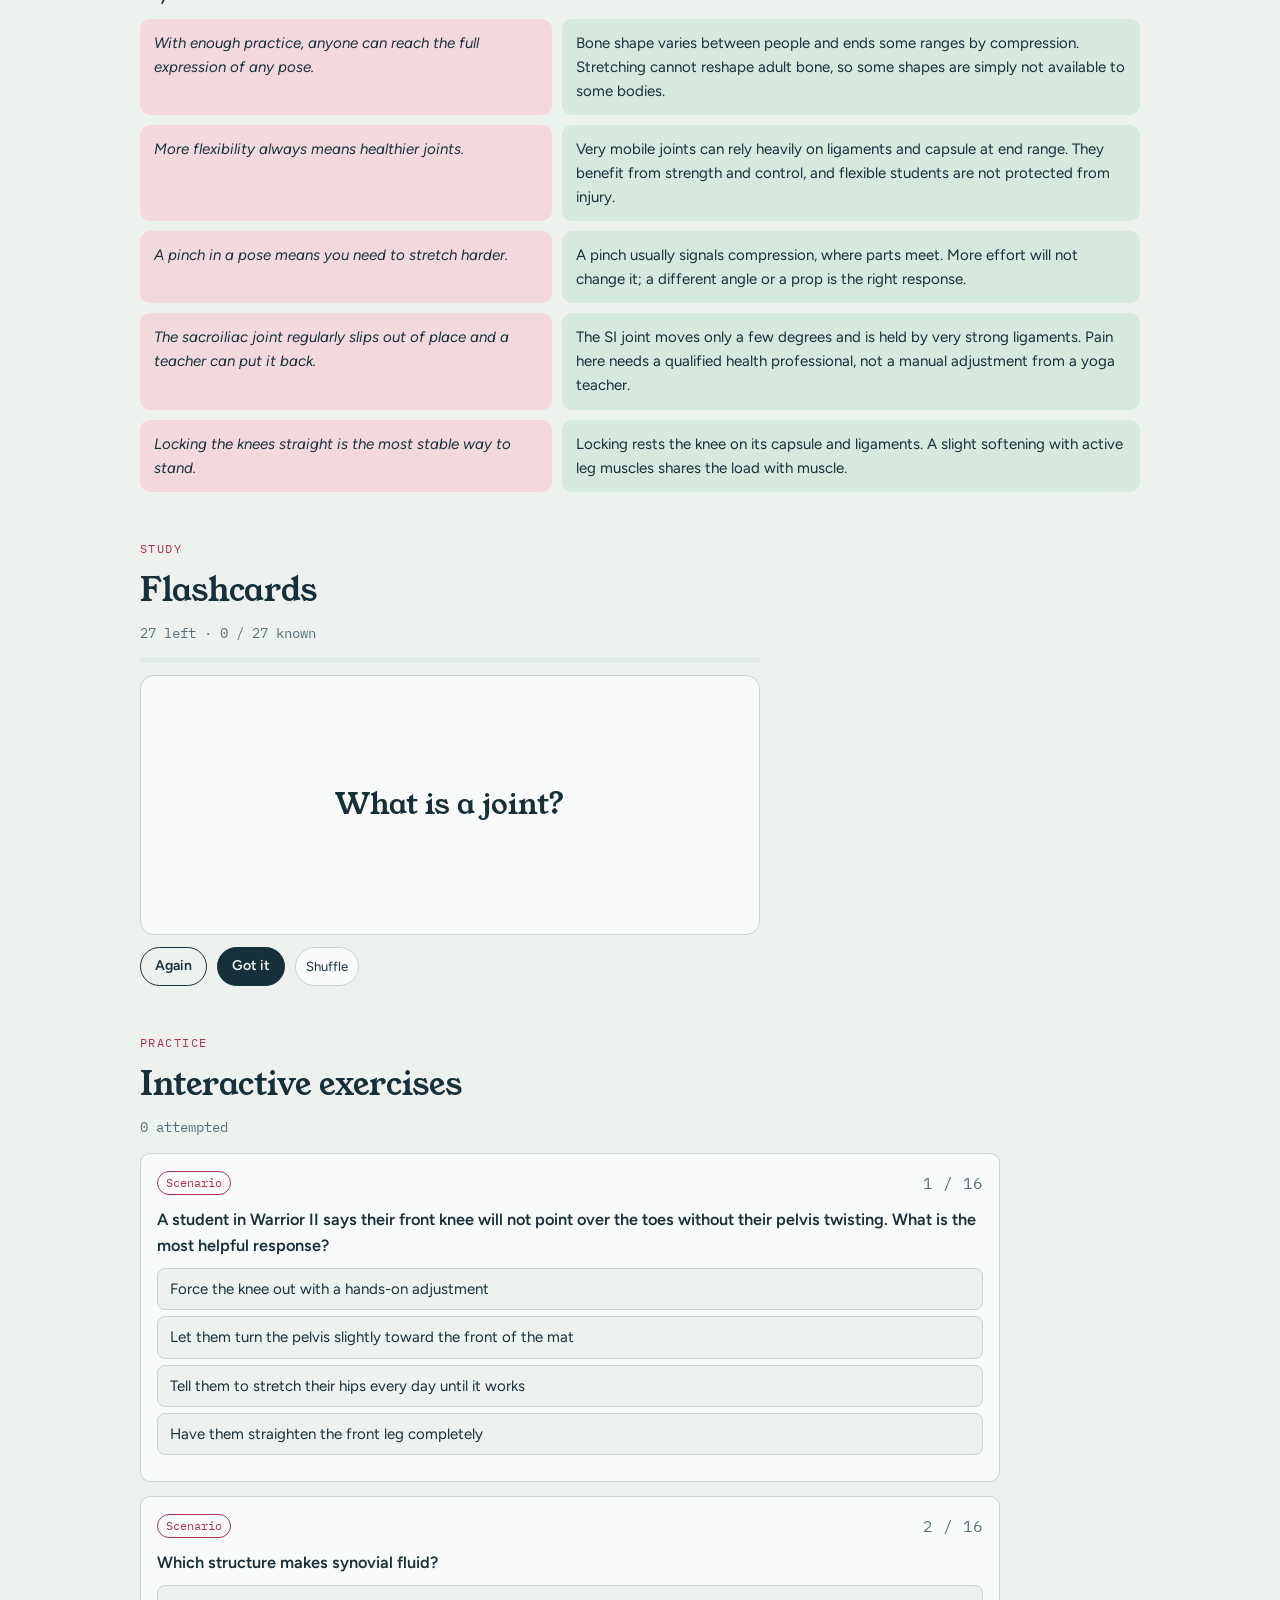
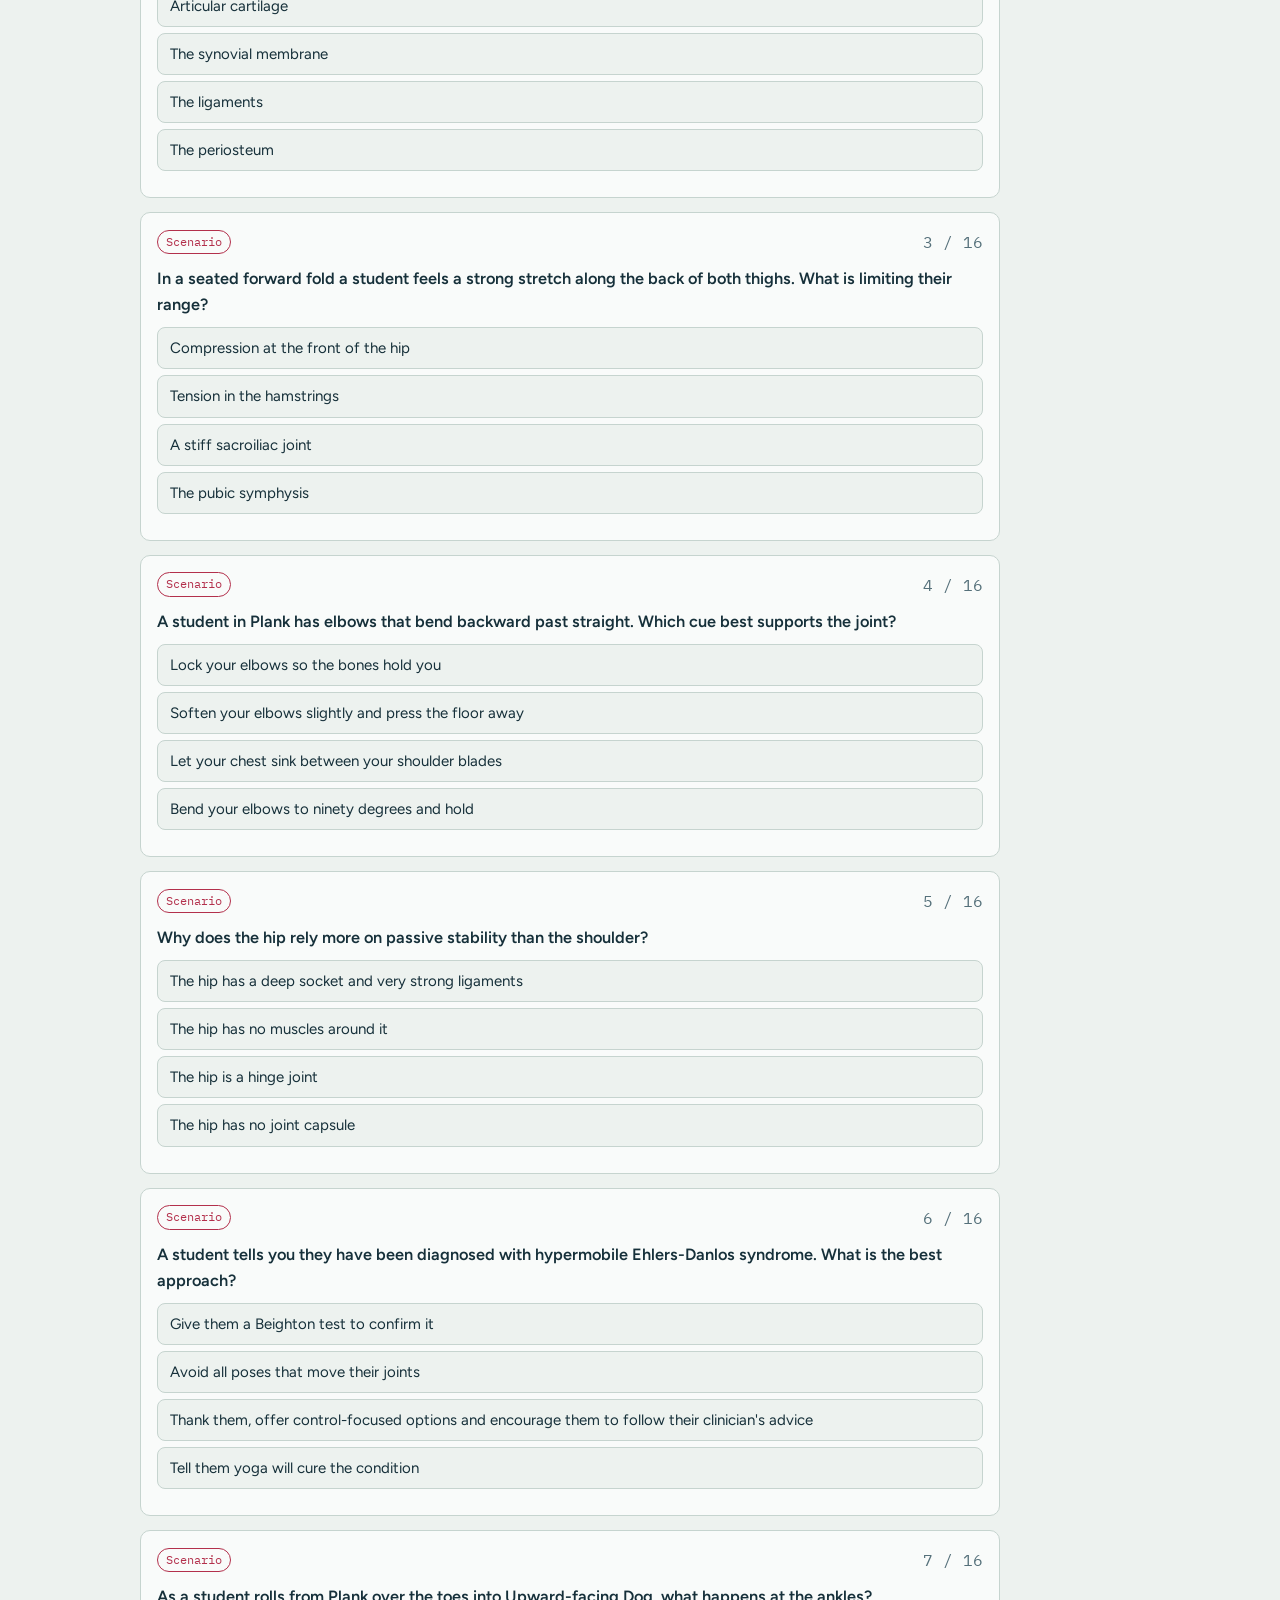
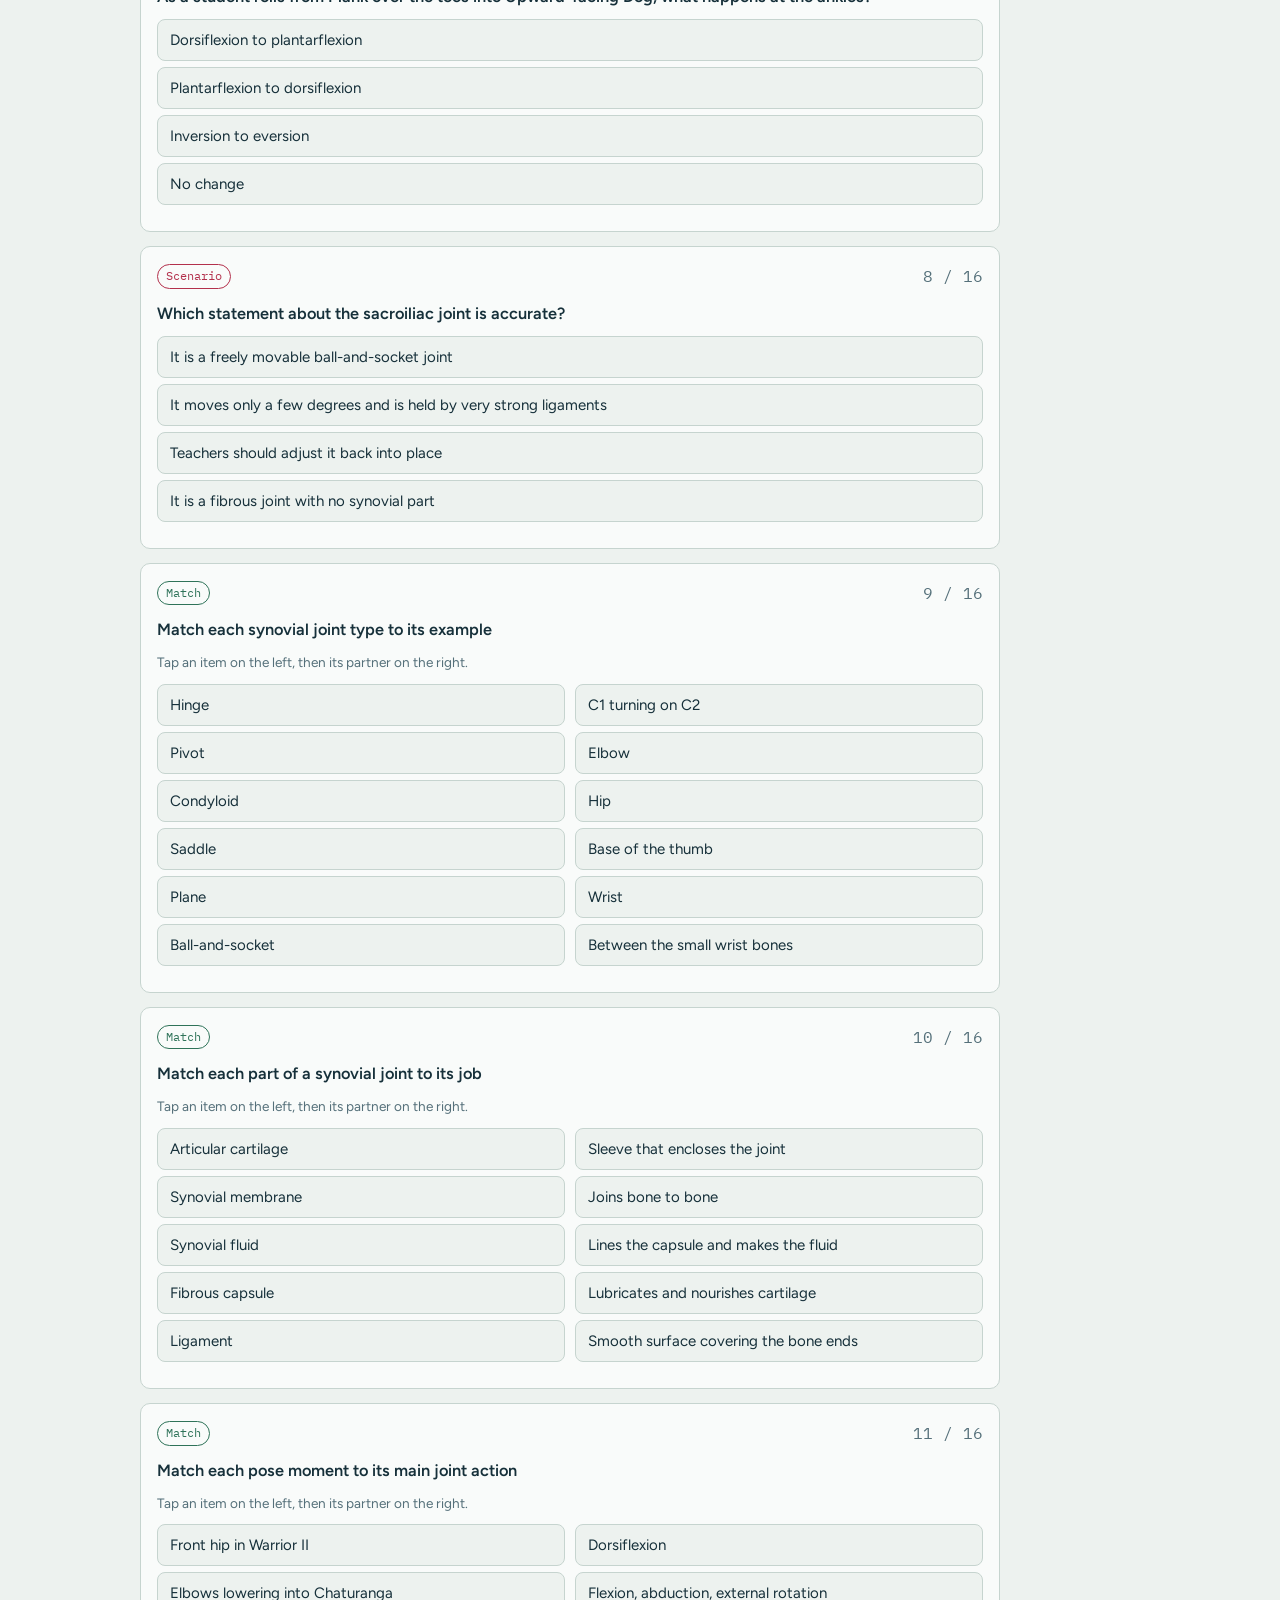
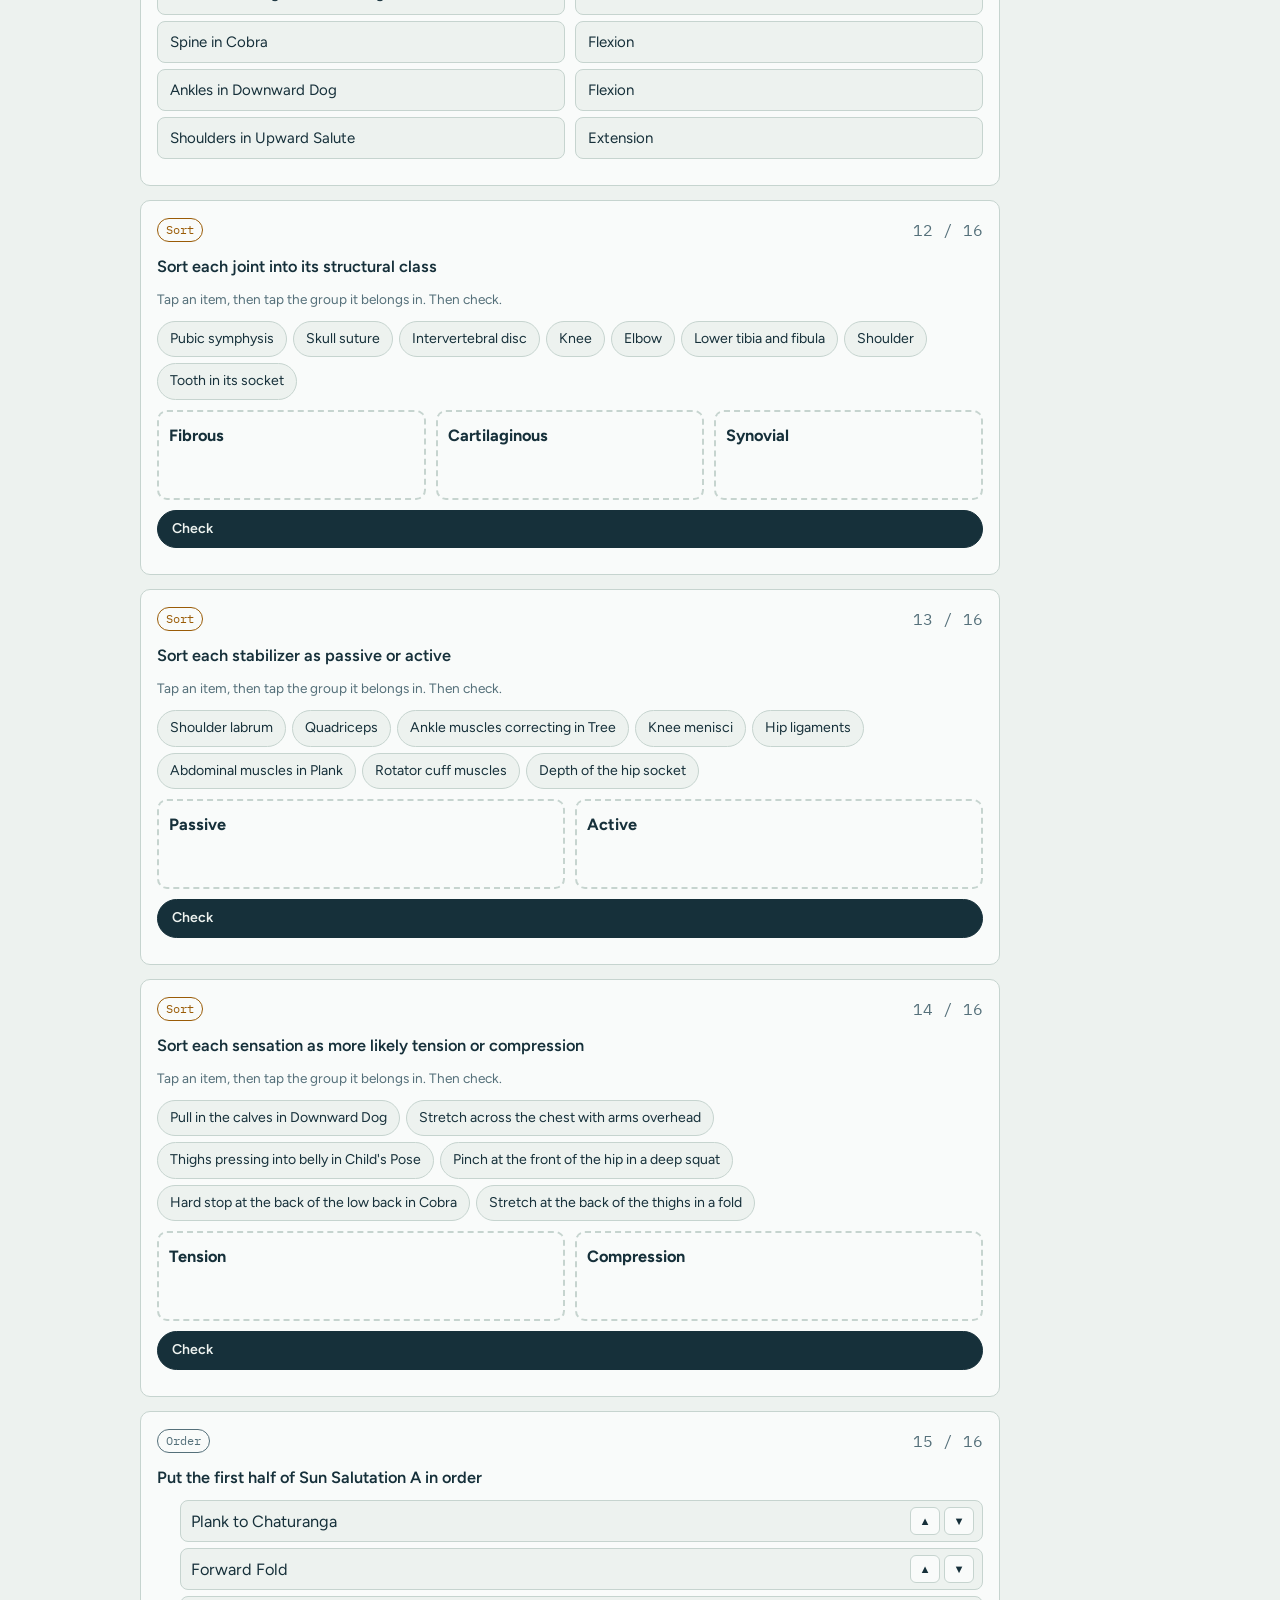
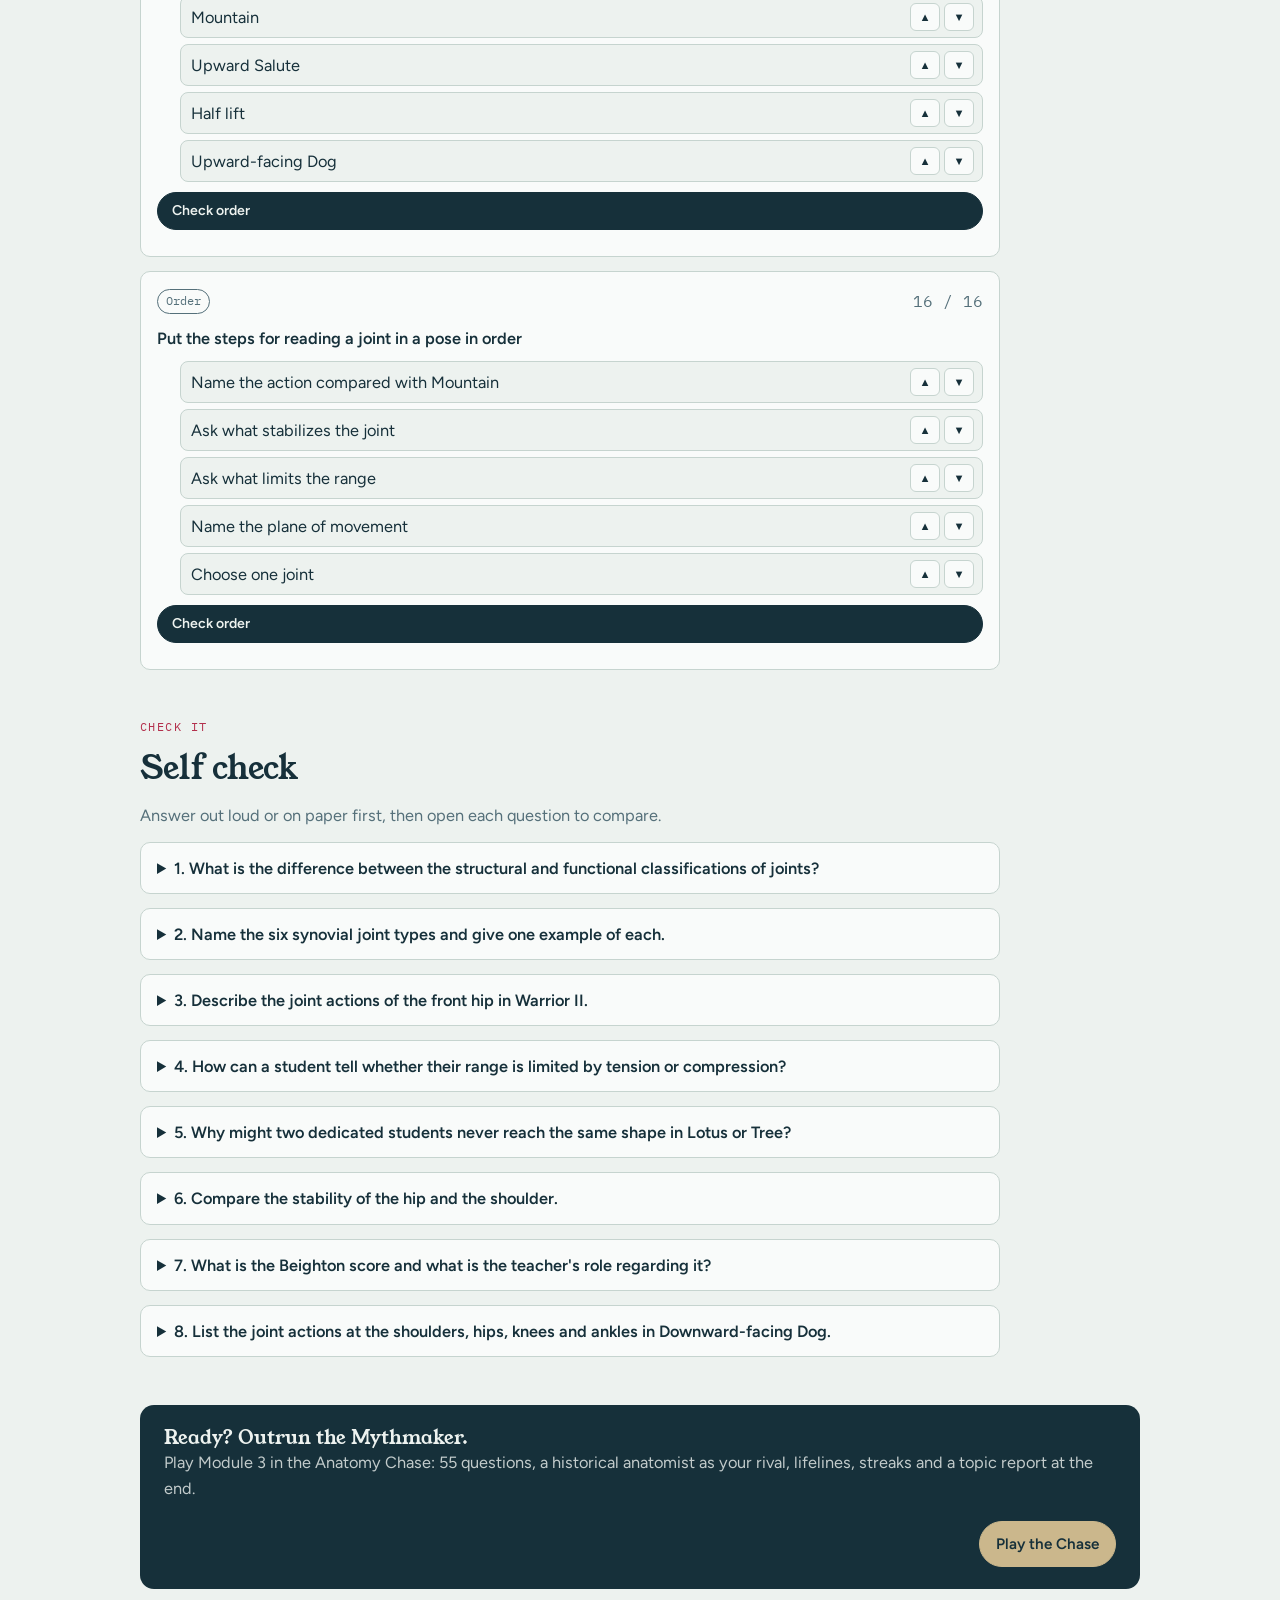
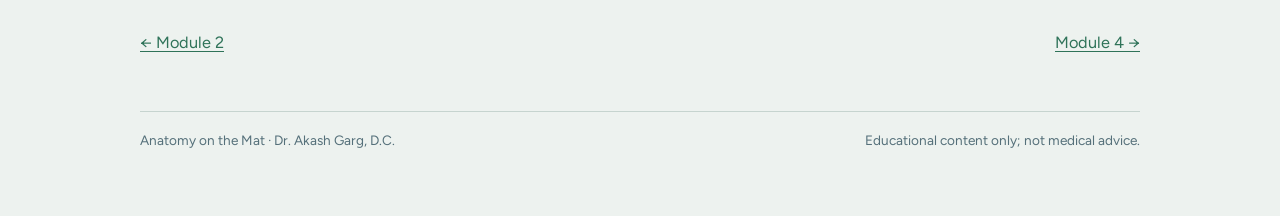
<file: module3.html>
<!doctype html>
<html lang="en">
<head>
<meta charset="utf-8">
<meta name="viewport" content="width=device-width, initial-scale=1, viewport-fit=cover">
<title>Module 3: Joints: Structure, Range and Stability · Anatomy on the Mat</title>
<link rel="icon" href="data:image/svg+xml,%3Csvg xmlns=%22http://www.w3.org/2000/svg%22 viewBox=%220 0 24 24%22%3E%3Crect width=%2224%22 height=%2224%22 rx=%225%22 fill=%22%2316303A%22/%3E%3Ccircle cx=%2212%22 cy=%225%22 r=%222.4%22 fill=%22%23F07F93%22/%3E%3Cpath d=%22M12 8v6M5 11l7 1 7-1M12 14l-5 6M12 14l5 6%22 stroke=%22%23E3ECE9%22 stroke-width=%222.2%22 stroke-linecap=%22round%22 fill=%22none%22/%3E%3C/svg%3E">
<meta name="description" content="Module study guide, flashcards, interactive exercises and lecture slides from Anatomy on the Mat by Dr. Akash Garg, D.C.">
<meta property="og:title" content="Module 3: Joints: Structure, Range and Stability · Anatomy on the Mat">
<meta property="og:description" content="Module study guide, flashcards, interactive exercises and lecture slides from Anatomy on the Mat by Dr. Akash Garg, D.C.">
<meta property="og:type" content="website">
<meta name="theme-color" content="#16303A">
<link rel="preconnect" href="https://fonts.googleapis.com">
<link rel="stylesheet" href="https://fonts.googleapis.com/css2?family=Figtree:wght@400;500;600;700&family=IBM+Plex+Mono:wght@400;500&family=Young+Serif&display=swap">
<link rel="stylesheet" href="shared.css">
<style>
.head{padding-block:clamp(26px,5vw,48px) 8px;display:grid;grid-template-columns:minmax(0,1.4fr) minmax(0,1fr);gap:28px;align-items:start}
@media (max-width:820px){.head{grid-template-columns:1fr}}
.head h1{margin-top:6px}
.res{display:flex;flex-direction:column;gap:10px}
.res a{display:flex;align-items:center;gap:12px;padding:12px 14px;border:1px solid var(--line);border-radius:var(--r);background:var(--surface);text-decoration:none;color:var(--ink)}
.res a:hover{border-color:var(--ink)}
.res .ico{width:36px;height:36px;border-radius:50%;display:grid;place-items:center;font-family:var(--mono);font-size:.72rem;font-weight:600;color:var(--surface);flex:none}
.res small{display:block;color:var(--muted);font-size:.8rem}
.jump{position:sticky;top:calc(env(safe-area-inset-top,0px) + 58px);z-index:5;background:color-mix(in srgb,var(--bg) 92%,transparent);backdrop-filter:blur(6px);padding:8px 0;margin-top:18px;border-bottom:1px solid var(--line);display:flex;gap:6px;flex-wrap:wrap}
.jump a{font-family:var(--mono);font-size:.76rem;text-decoration:none;color:var(--ink);border:1px solid var(--line);background:var(--surface);padding:4px 10px;border-radius:999px}
section{margin-top:48px;display:flex;flex-direction:column;gap:14px;scroll-margin-top:120px}
.objs{margin:0;padding-left:1.2em;display:flex;flex-direction:column;gap:6px;max-width:70ch}
.toc{display:flex;flex-direction:column;border-top:1px solid var(--line)}
.toc a{display:flex;gap:10px;padding:9px 2px;border-bottom:1px solid var(--line);text-decoration:none;color:var(--ink);align-items:baseline}
.toc a .muted{margin-left:auto;white-space:nowrap}
details.lesson{background:var(--surface);border:1px solid var(--line);border-radius:var(--r);scroll-margin-top:120px}
details.lesson summary{list-style:none;cursor:pointer;display:flex;gap:14px;align-items:center;padding:14px 16px}
details.lesson summary::-webkit-details-marker{display:none}
.lnum{font-family:var(--display);font-size:1.4rem;color:var(--muscle);min-width:2.4em}
.ltitle{font-weight:600;flex:1}
.lbody{padding:4px 18px 20px;display:flex;flex-direction:column;gap:18px}
.lcols{display:grid;grid-template-columns:minmax(0,1.6fr) minmax(0,1fr);gap:22px}
@media (max-width:820px){.lcols{grid-template-columns:1fr}}
.keybox{background:var(--bone-soft);border-radius:var(--r);padding:14px 16px}
.keybox ul{margin:0;padding-left:1.1em;display:flex;flex-direction:column;gap:6px;font-size:.94rem}
h4{margin:0 0 8px;font-family:var(--mono);font-size:.74rem;letter-spacing:.1em;text-transform:uppercase;color:var(--muscle);font-weight:500}
.plates{display:grid;grid-template-columns:repeat(auto-fit,minmax(min(100%,240px),1fr));gap:14px}
.mplate{margin:0}
.mplate svg{width:100%;height:190px}
.mplate img{width:100%;height:auto;border-radius:6px;background:#F9FBFA}
.feel{background:var(--sage-soft);border-radius:var(--r);padding:14px 16px}
.cues{border-left:3px solid var(--muscle);padding-left:14px}
.cueq{font-family:var(--display);font-size:1.05rem;margin-bottom:8px}
.myths{display:grid;gap:10px}
.myth{display:grid;grid-template-columns:minmax(0,1fr) minmax(0,1.4fr);gap:10px}
@media (max-width:640px){.myth{grid-template-columns:1fr}}
.myth p{margin:0;padding:12px 14px;border-radius:var(--r);font-size:.94rem}
.mm{background:var(--muscle-soft);font-style:italic}
.mt{background:var(--sage-soft)}
.fcwrap{max-width:620px;display:flex;flex-direction:column;gap:12px}
.card{perspective:1400px;height:260px;cursor:pointer;border:0;background:none;padding:0;font:inherit;color:inherit;width:100%}
.inner{position:relative;width:100%;height:100%;transition:transform .5s;transform-style:preserve-3d}
.card.flip .inner{transform:rotateY(180deg)}
.face{position:absolute;inset:0;backface-visibility:hidden;border-radius:14px;border:1px solid var(--line);display:flex;align-items:center;justify-content:center;padding:24px;text-align:center}
.front{background:var(--surface);font-family:var(--display);font-size:clamp(1.3rem,3.5vw,1.8rem)}
.back{background:var(--ink);color:var(--bg);transform:rotateY(180deg);line-height:1.55}
.prog{height:6px;background:var(--surface-2);border-radius:4px;overflow:hidden}
.prog span{display:block;height:100%;background:var(--sage);transition:width .3s}
.row{display:flex;gap:10px;flex-wrap:wrap}
.btn.small{padding:7px 14px;font-size:.88rem}
.exs{display:grid;gap:14px}
.ex{background:var(--surface);border:1px solid var(--line);border-radius:var(--r);padding:16px;display:flex;flex-direction:column;gap:10px;max-width:860px}
.exhead{display:flex;justify-content:space-between;align-items:center}
.exq{font-weight:600}
.small{font-size:.85rem}
.opts{display:flex;flex-direction:column;gap:6px}
.opts button,.ml,.mr,.chipbtn{text-align:left;border:1px solid var(--line);background:var(--bg);color:var(--ink);border-radius:8px;padding:8px 12px;font:inherit;font-size:.94rem;cursor:pointer}
.right{border-color:var(--sage)!important;background:var(--sage-soft)!important}
.wrong{border-color:var(--muscle)!important;background:var(--muscle-soft)!important}
.sel{border-color:var(--ink)!important;box-shadow:0 0 0 2px var(--ink) inset}
.match{display:grid;grid-template-columns:1fr 1fr;gap:10px}
.mcol{display:flex;flex-direction:column;gap:6px}
.pool{display:flex;flex-wrap:wrap;gap:6px;min-height:40px}
.chipbtn{border-radius:999px;padding:6px 12px;font-size:.88rem}
.buckets{display:grid;grid-template-columns:repeat(auto-fit,minmax(min(100%,180px),1fr));gap:10px}
.bucket{border:2px dashed var(--line);border-radius:var(--r);padding:10px;cursor:pointer;min-height:90px;display:flex;flex-direction:column;gap:8px}
.bucket:hover{border-color:var(--ink)}
.bin{display:flex;flex-wrap:wrap;gap:6px}
ol.order{margin:0;padding-left:1.4em;display:flex;flex-direction:column;gap:6px}
ol.order li{border:1px solid var(--line);border-radius:8px;padding:6px 8px 6px 10px;display:flex;justify-content:space-between;gap:10px;align-items:center;background:var(--bg)}
.arrows{display:flex;gap:4px}
.arrows button{border:1px solid var(--line);background:var(--surface);color:var(--ink);border-radius:6px;cursor:pointer;width:30px;height:28px;font-size:.7rem}
.fb{font-size:.92rem}
details.sc{background:var(--surface);border:1px solid var(--line);border-radius:var(--r);padding:12px 16px;max-width:860px}
details.sc summary{cursor:pointer;font-weight:600}
details.sc p{margin-top:8px}
.chasecta{display:flex;gap:20px;align-items:center;flex-wrap:wrap;background:var(--ink);color:var(--bg);border-radius:14px;padding:22px 24px}
.chasecta h3{color:var(--bg)}
.chasecta p{color:color-mix(in srgb,var(--bg) 80%,var(--ink))}
.chasecta .btn{background:var(--bone);color:#16303A;border-color:var(--bone);margin-left:auto}
.pager{display:flex;justify-content:space-between;gap:10px;flex-wrap:wrap;margin-top:40px}
</style>
</head>
<body>
<div id="bar"></div>
<main class="wrap">
  <header class="head">
    <div class="stack">
      <span class="eyebrow" id="mEyebrow"></span>
      <h1 id="mTitle">Joints: Structure, Range and Stability</h1>
      <p class="lede" id="mTag"></p>
    </div>
    <div class="res" aria-label="Module downloads and games">
      <a href="decks/Module_3_Joints_Structure_Range_and_Stability.pptx"><span class="ico" style="background:var(--muscle)">PPT</span><span><b>Lecture slides</b><small>PowerPoint · 58 slides</small></span></a>
      <a href="guides/Module_3_Study_Guide.pdf"><span class="ico" style="background:var(--sage)">PDF</span><span><b>Printable study guide</b><small>Every lesson, key terms, myths, self check</small></span></a>
      <a href="chase/index.html"><span class="ico" style="background:var(--ink)">RUN</span><span><b>The Anatomy Chase</b><small>55 questions for this module, plus combined chases</small></span></a>
    </div>
  </header>
  <nav class="jump" aria-label="Module sections"><a href="#overview">Overview</a><a href="#guide">Study guide</a><a href="#terms">Key terms</a><a href="#cards">Flashcards</a><a href="#exercises">Exercises</a><a href="#selfcheck">Self check</a><a href="#chase">Chase</a></nav>

  <section id="overview">
    <span class="eyebrow">Overview</span>
    <div class="prose" id="mOverview"></div>
    <h3>By the end of this module you can</h3>
    <ol class="objs" id="mObj"></ol>
    <div class="toc" id="mLessonsToc"></div>
  </section>

  <section id="guide">
    <span class="eyebrow">Study guide</span>
    <h2>Lesson by lesson</h2>
    <p class="muted">Each lesson follows the course method: see it, feel it, cue it, check it. Open a lesson to read it.</p>
    <div class="stack" id="mLessons"></div>
  </section>

  <section id="terms">
    <span class="eyebrow">Vocabulary</span>
    <h2>Key terms</h2>
    <div class="scroll"><table class="data"><tbody id="mTerms"></tbody></table></div>
    <h3 style="margin-top:14px">Myths to retire</h3>
    <div class="myths" id="mMyths"></div>
  </section>

  <section id="cards">
    <span class="eyebrow">Study</span>
    <h2>Flashcards</h2>
    <div class="fcwrap">
      <div class="mono muted small" id="fcLeft"></div>
      <div class="prog"><span id="fcBar"></span></div>
      <button class="card" id="fc" type="button" aria-label="Flip card"><div class="inner"><div class="face front" id="fcF"></div><div class="face back" id="fcB"></div></div></button>
      <div class="row" id="fcCtl"><button class="btn ghost small" id="fcAgain" type="button">Again</button><button class="btn small" id="fcGot" type="button">Got it</button><button class="theme-btn" id="fcShuf" type="button">Shuffle</button></div>
      <div id="fcDone" hidden><p><b>Deck complete.</b> Every card marked known.</p><button class="btn small" id="fcRestart" type="button">Study again</button></div>
    </div>
  </section>

  <section id="exercises">
    <span class="eyebrow">Practice</span>
    <h2>Interactive exercises</h2>
    <p class="mono small muted" id="exScore">0 attempted</p>
    <div class="exs" id="mEx"></div>
  </section>

  <section id="selfcheck">
    <span class="eyebrow">Check it</span>
    <h2>Self check</h2>
    <p class="muted">Answer out loud or on paper first, then open each question to compare.</p>
    <div class="stack" id="mSelf"></div>
  </section>

  <section id="chase">
    <div class="chasecta"><div><h3>Ready? Outrun the Mythmaker.</h3><p>Play Module 3 in the Anatomy Chase: 55 questions, a historical anatomist as your rival, lifelines, streaks and a topic report at the end.</p></div><a class="btn" href="chase/index.html">Play the Chase</a></div>
  </section>

  <nav class="pager"><a href="module2.html">← Module 2</a><a href="module4.html">Module 4 →</a></nav>
  <footer class="foot"><span>Anatomy on the Mat · Dr. Akash Garg, D.C.</span><span>Educational content only; not medical advice.</span></footer>
</main>
<script src="common.js"></script>
<script src="data-poses.js"></script>
<script src="data-m3.js"></script>
<script src="module.js"></script>
</body>
</html>
</file>
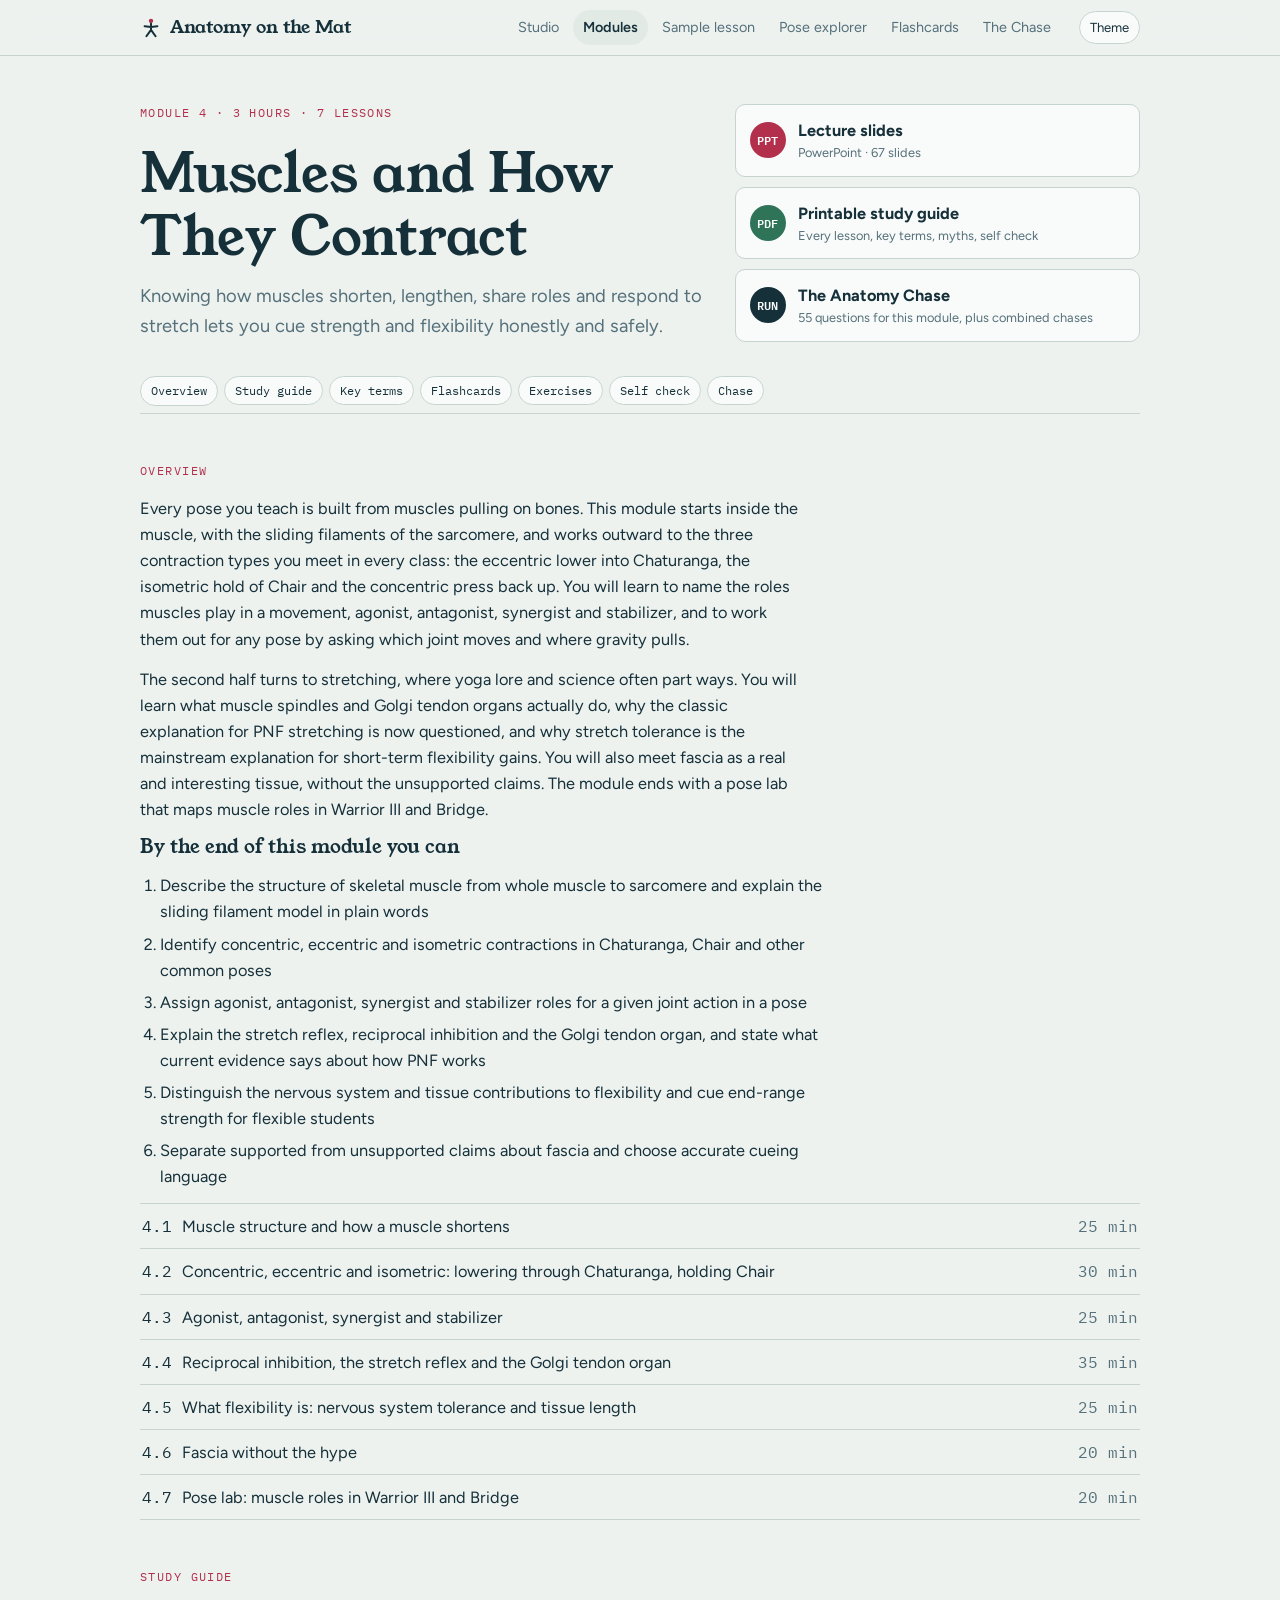
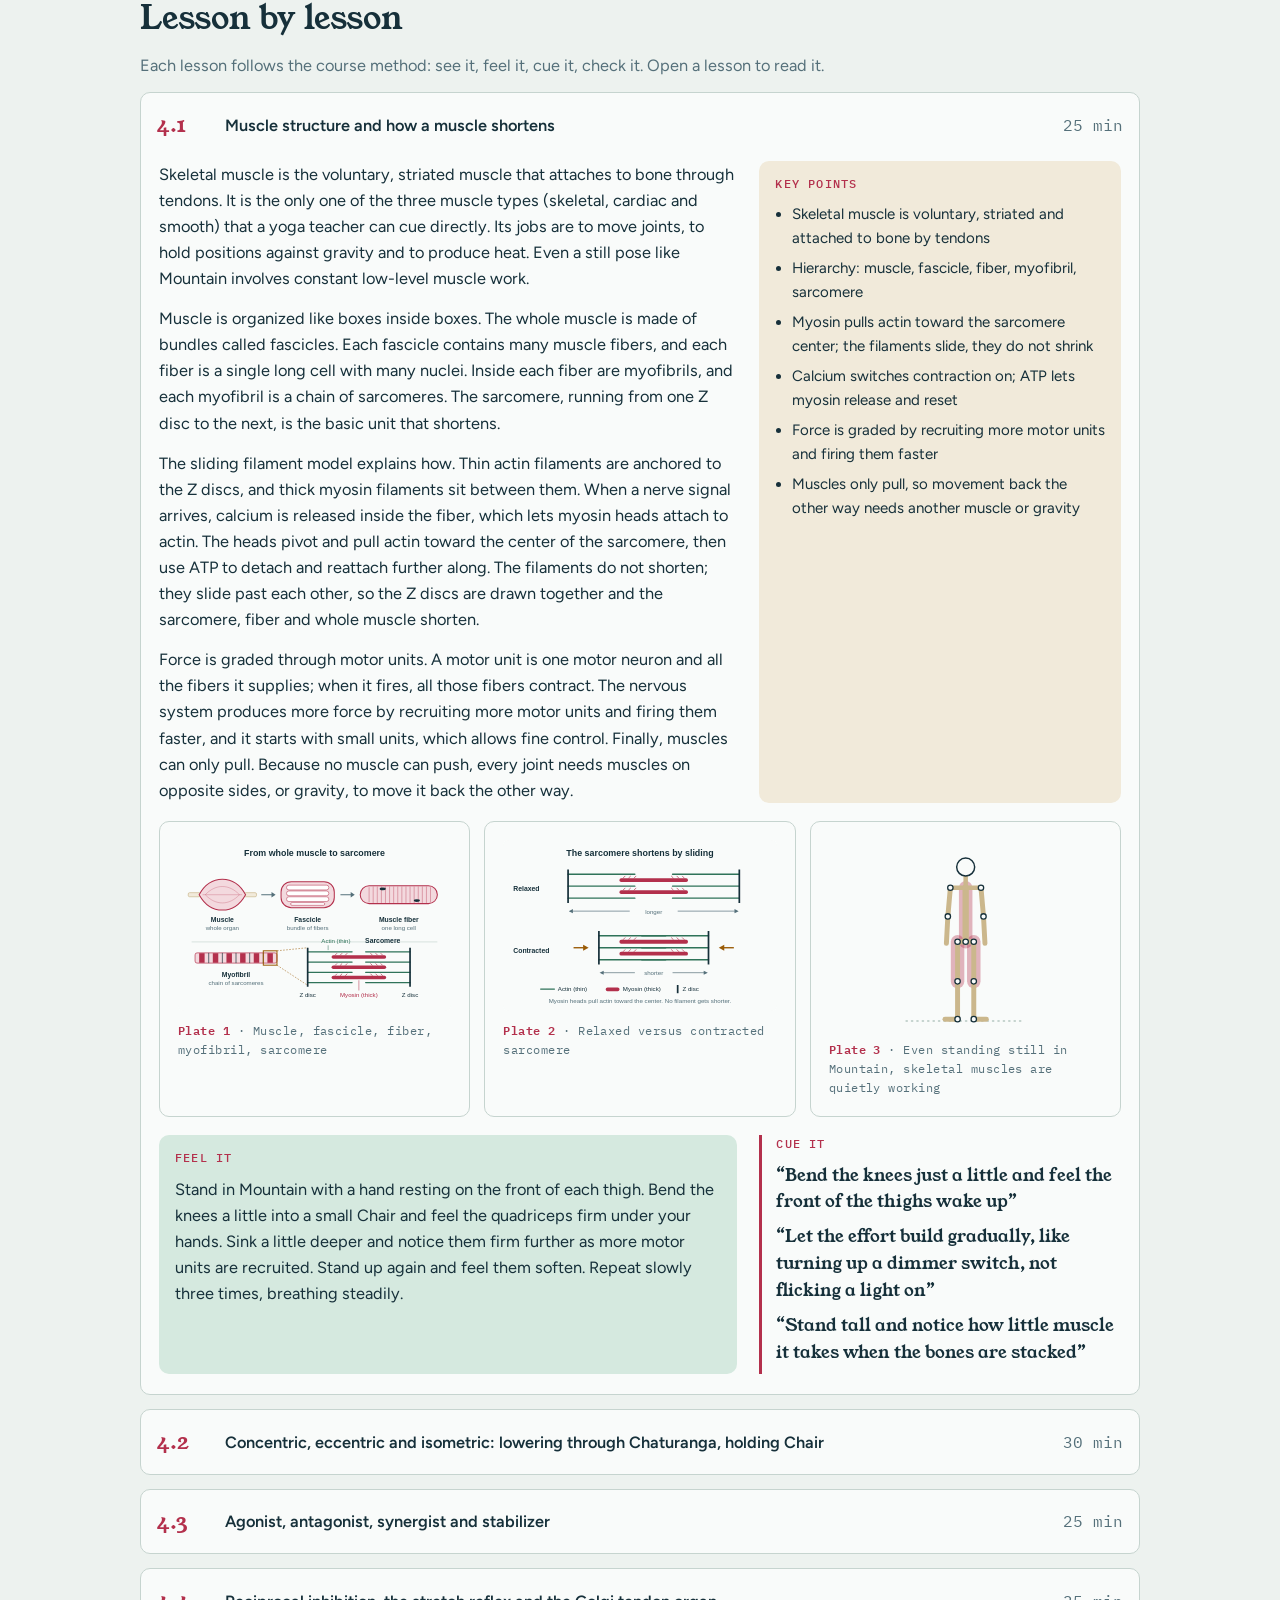
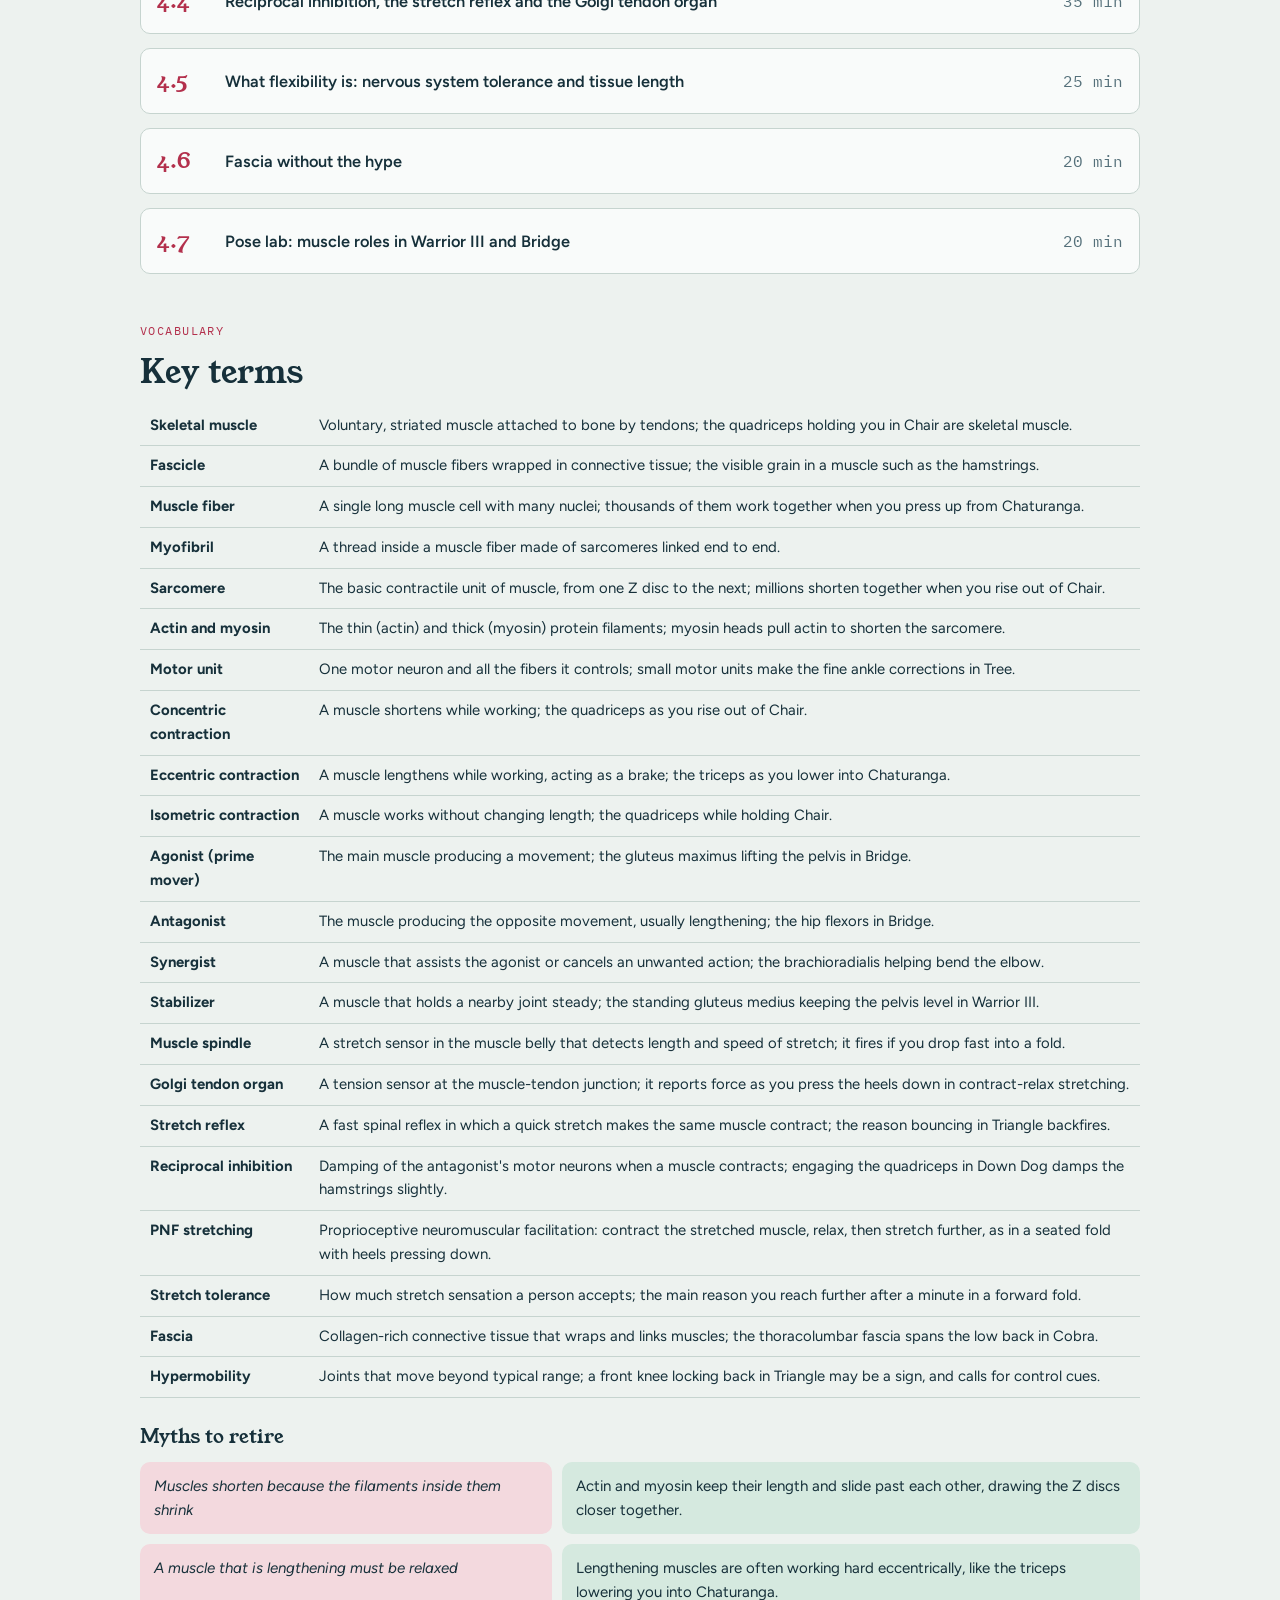
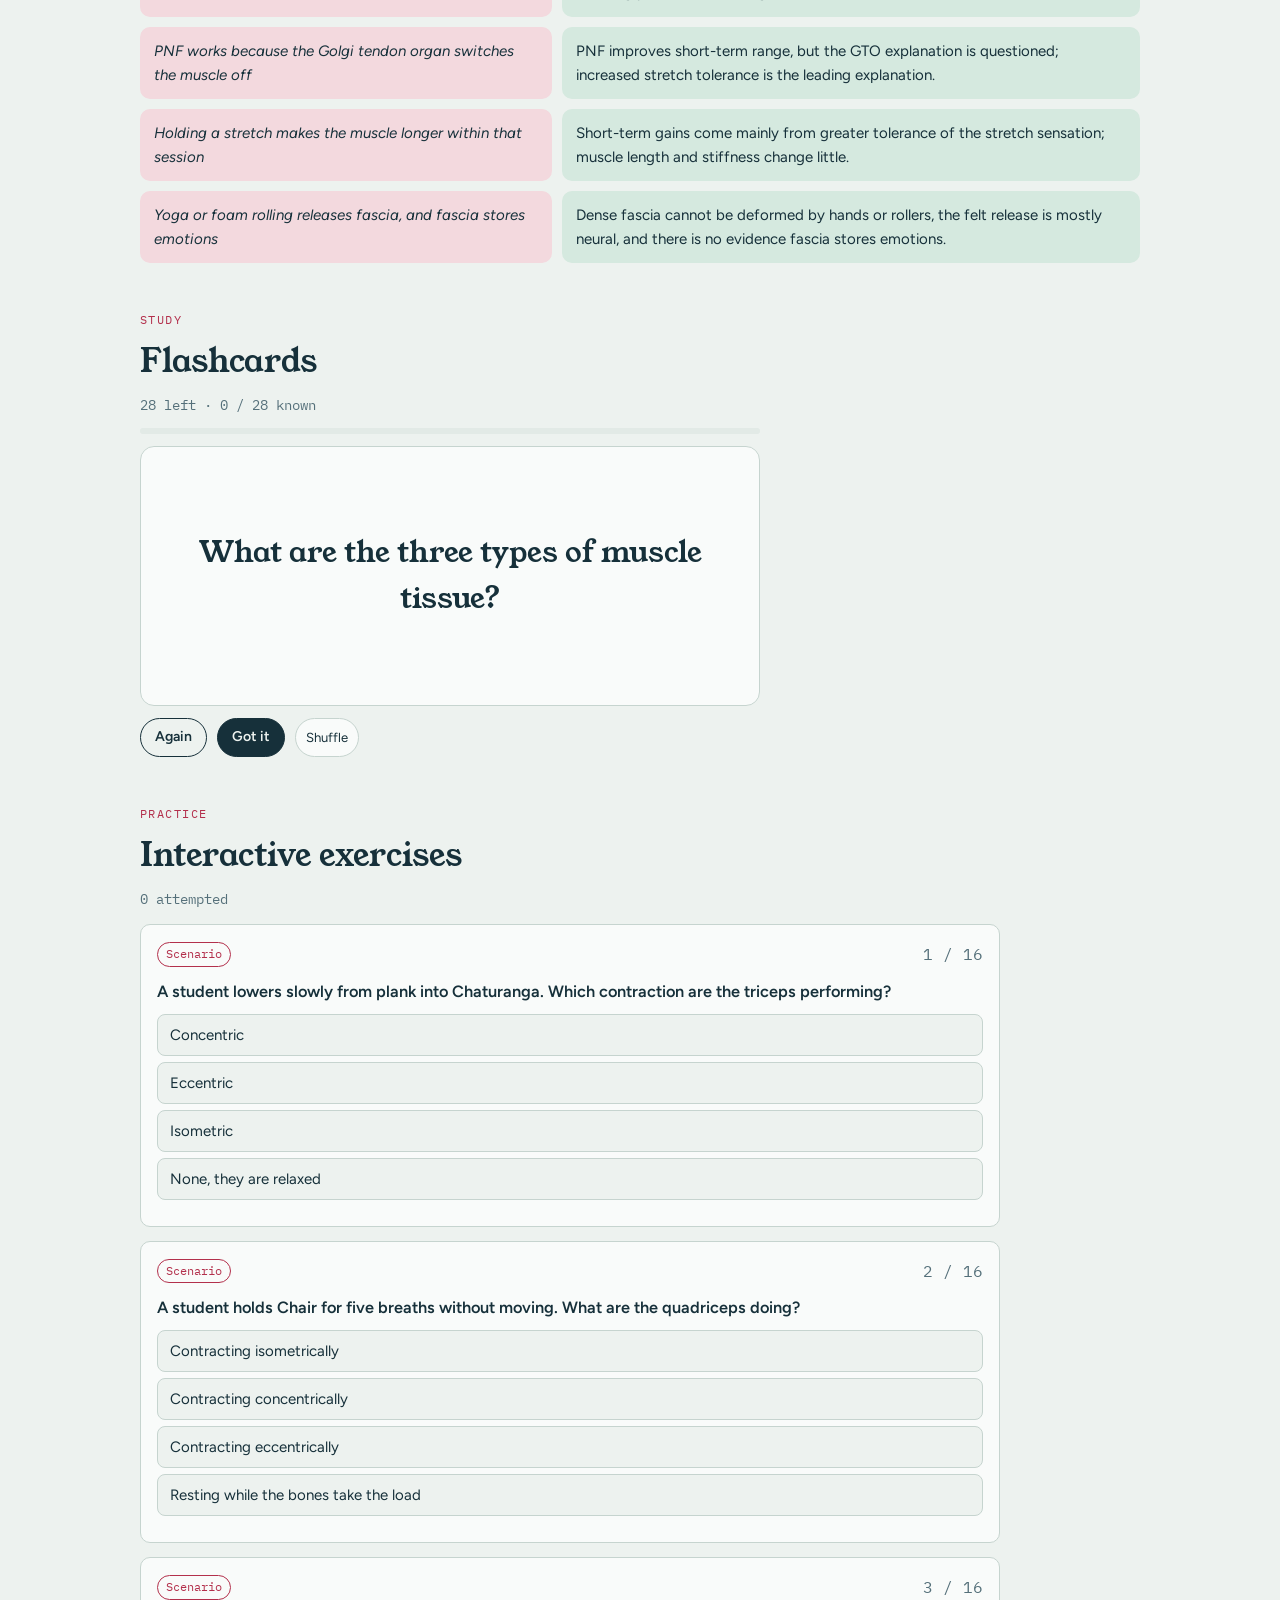
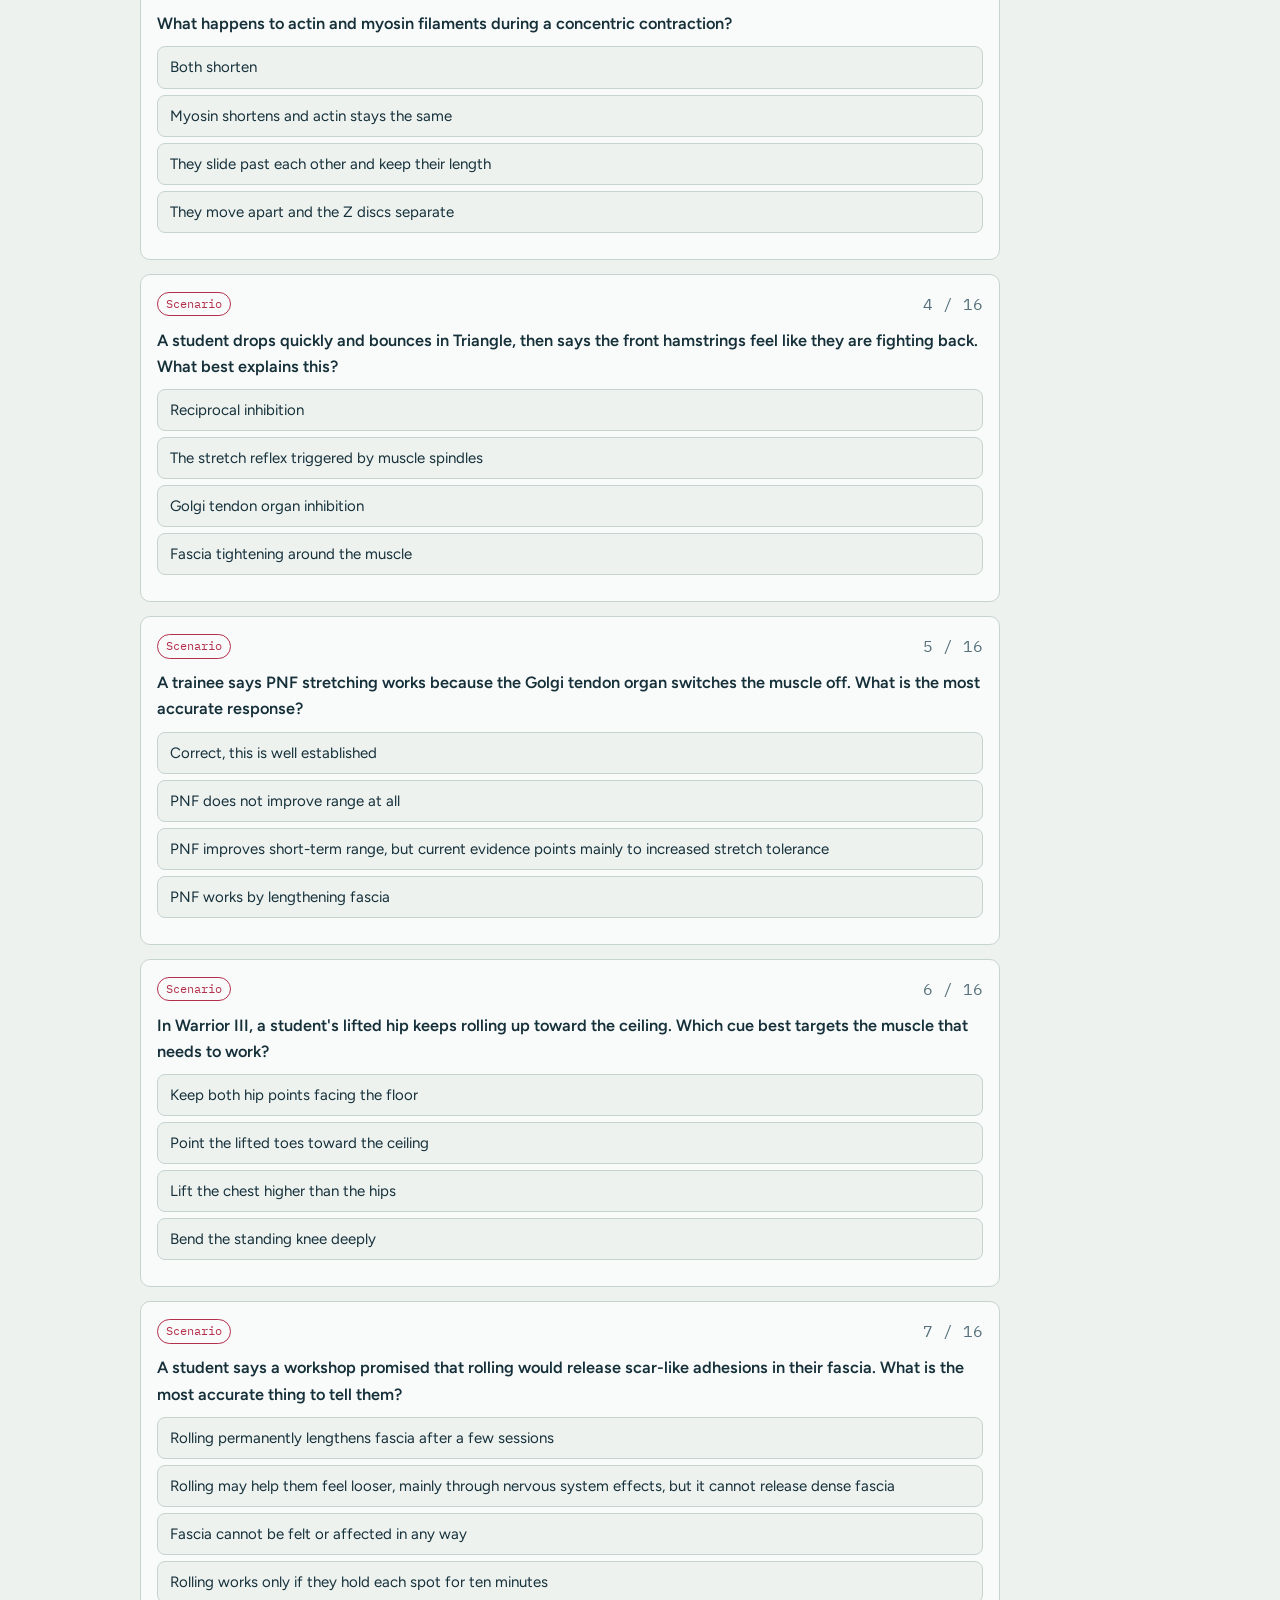
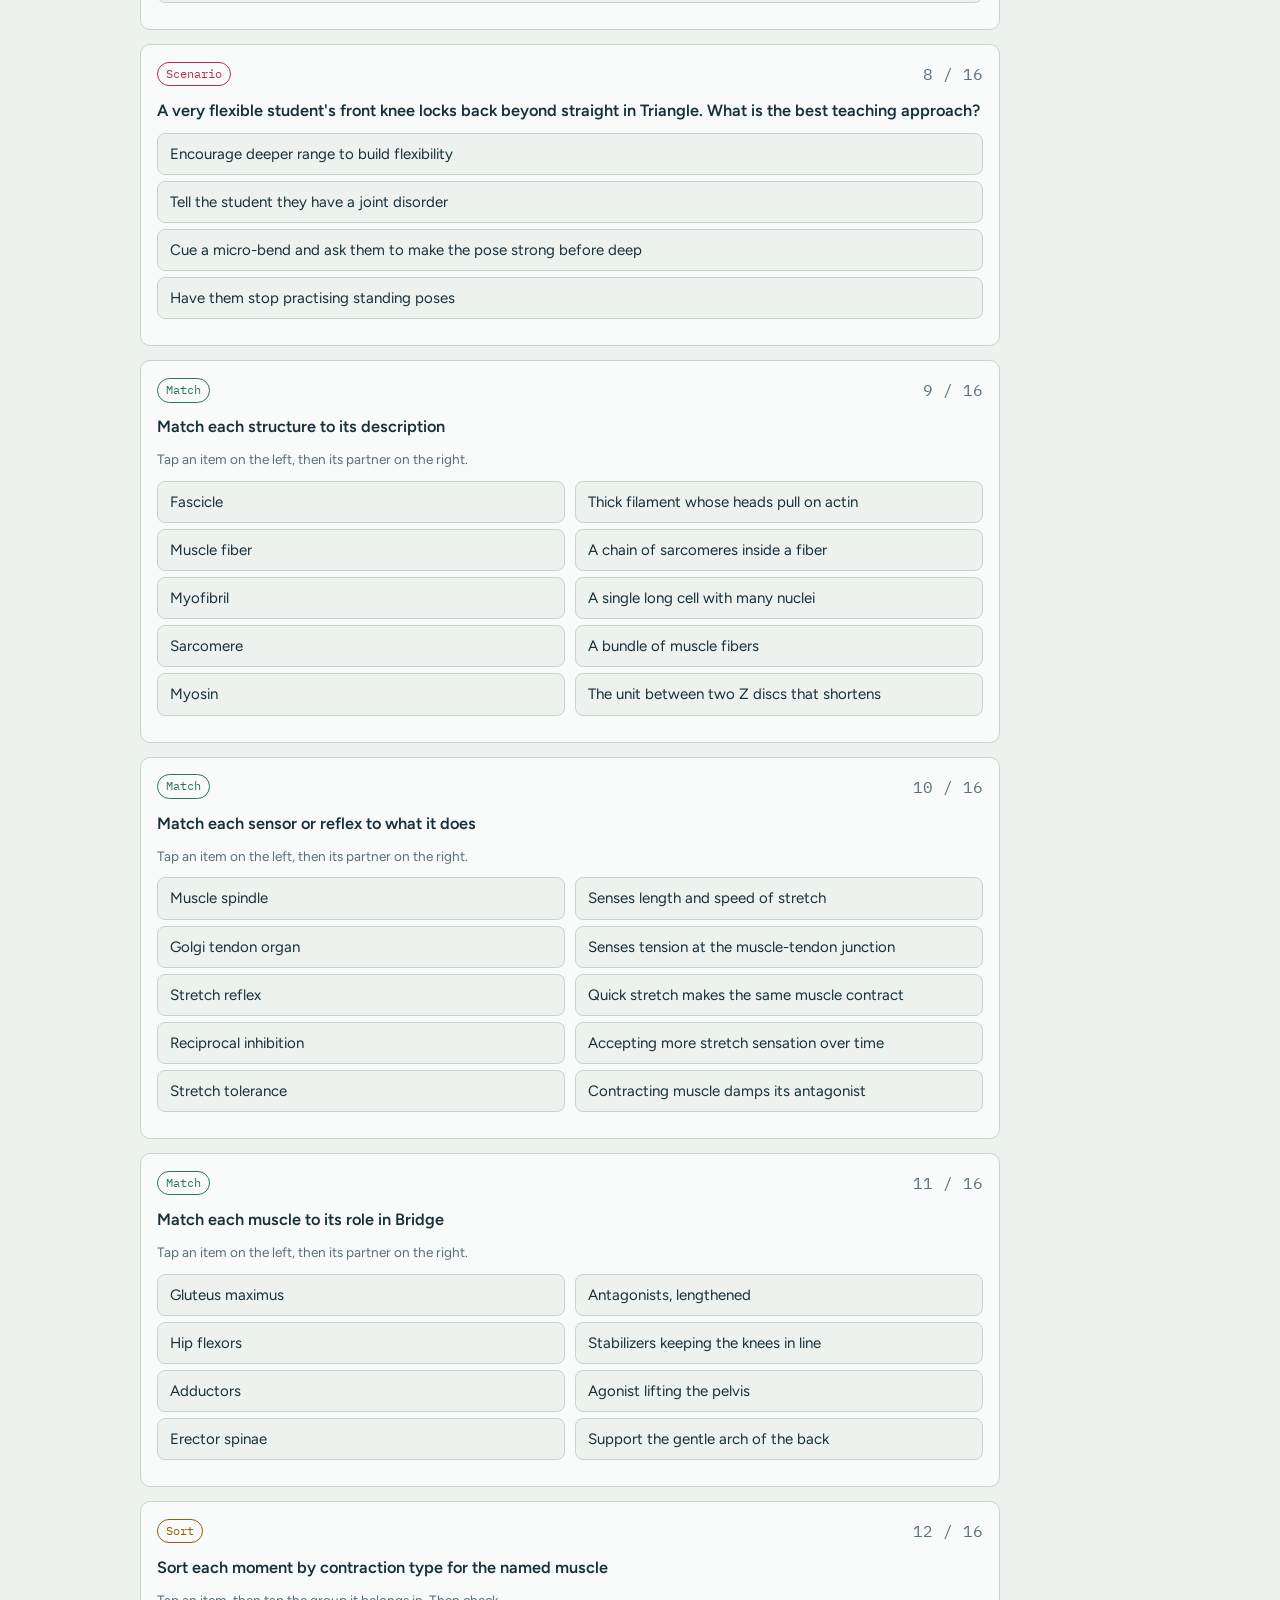
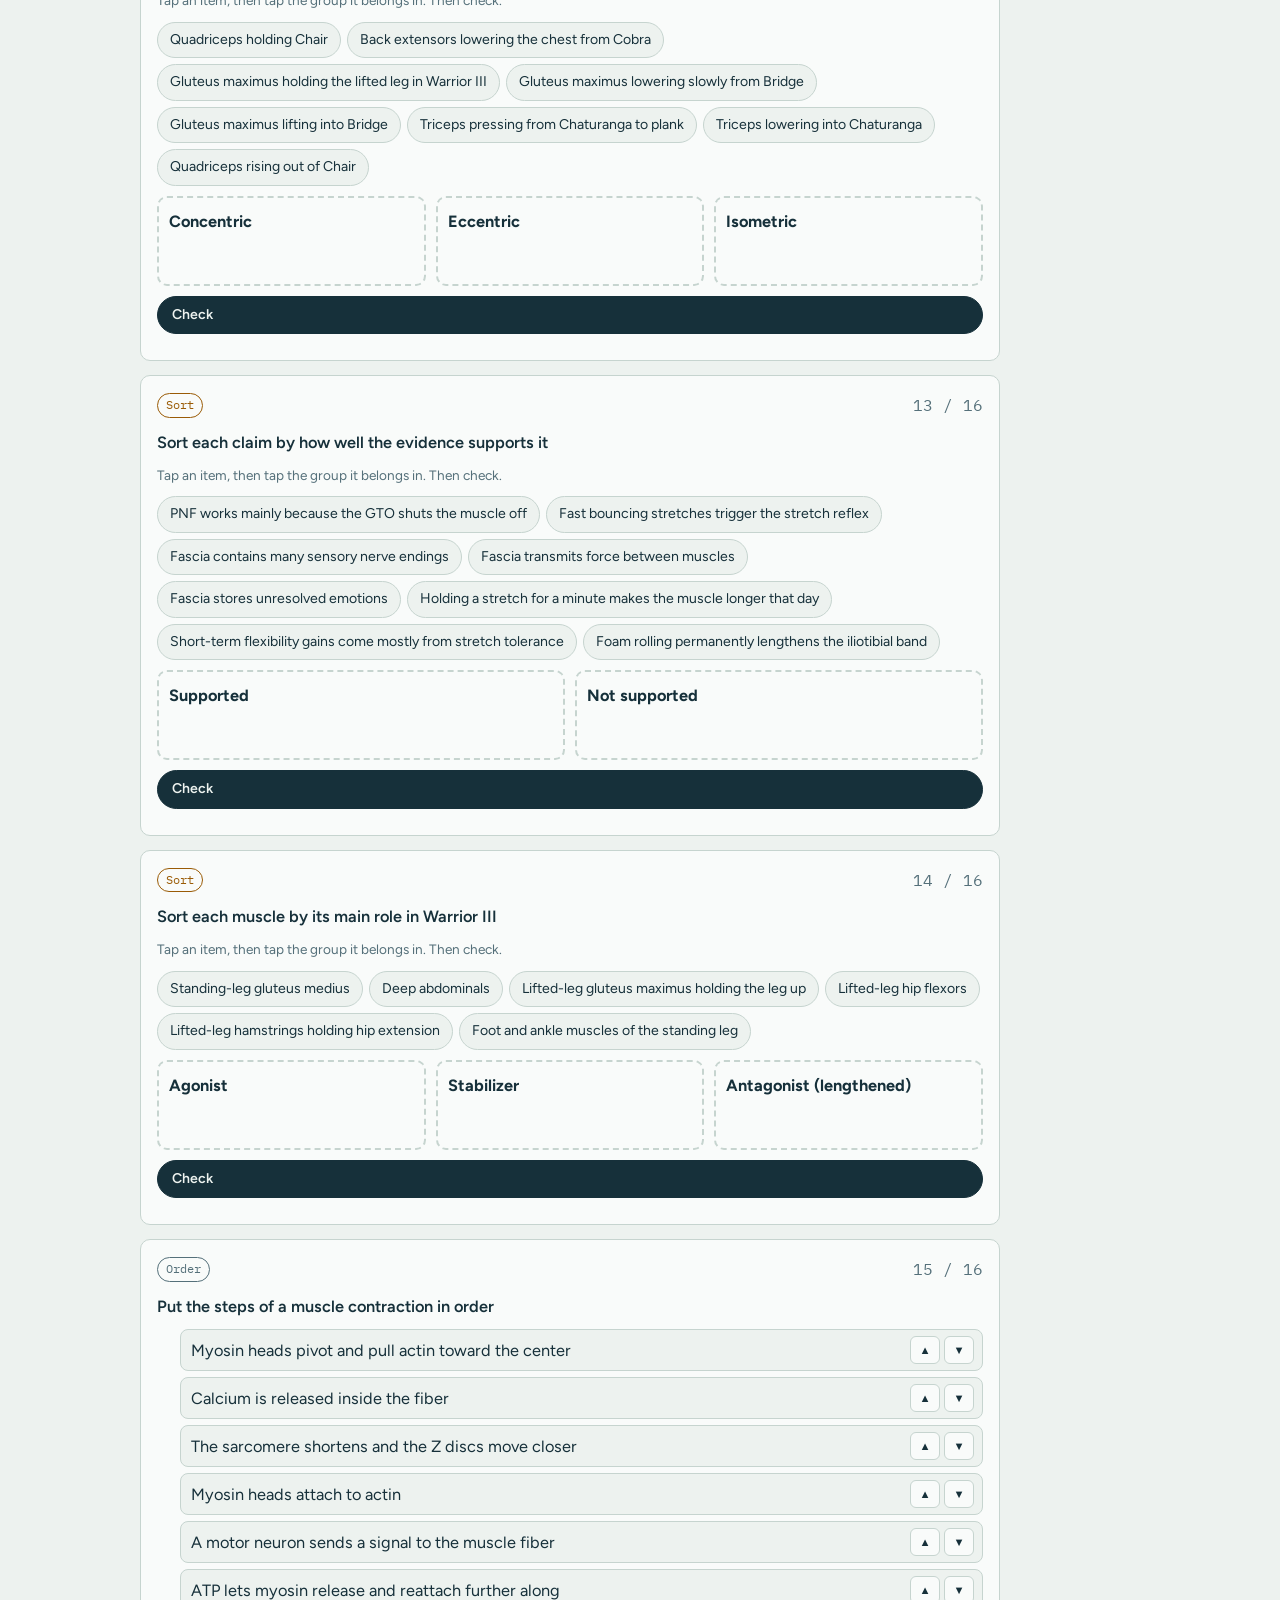
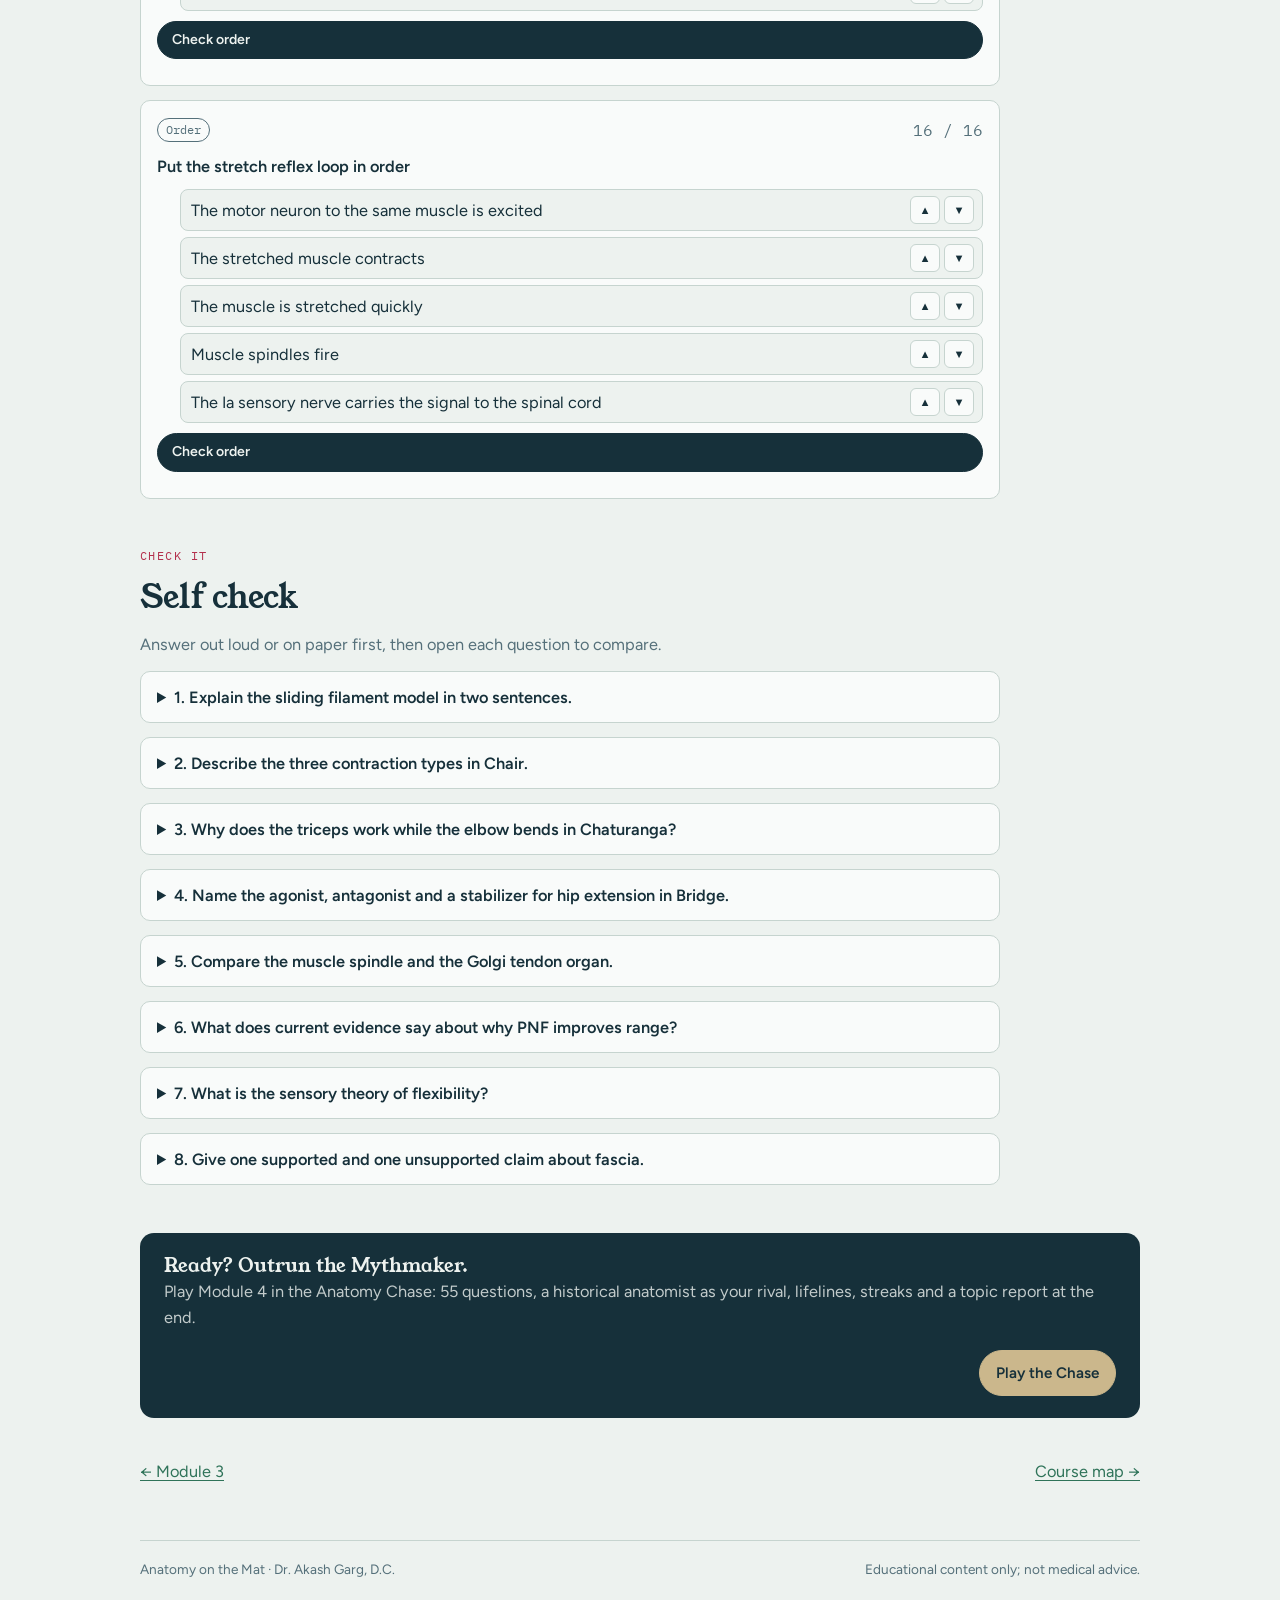
<file: module4.html>
<!doctype html>
<html lang="en">
<head>
<meta charset="utf-8">
<meta name="viewport" content="width=device-width, initial-scale=1, viewport-fit=cover">
<title>Module 4: Muscles and How They Contract · Anatomy on the Mat</title>
<link rel="icon" href="data:image/svg+xml,%3Csvg xmlns=%22http://www.w3.org/2000/svg%22 viewBox=%220 0 24 24%22%3E%3Crect width=%2224%22 height=%2224%22 rx=%225%22 fill=%22%2316303A%22/%3E%3Ccircle cx=%2212%22 cy=%225%22 r=%222.4%22 fill=%22%23F07F93%22/%3E%3Cpath d=%22M12 8v6M5 11l7 1 7-1M12 14l-5 6M12 14l5 6%22 stroke=%22%23E3ECE9%22 stroke-width=%222.2%22 stroke-linecap=%22round%22 fill=%22none%22/%3E%3C/svg%3E">
<meta name="description" content="Module study guide, flashcards, interactive exercises and lecture slides from Anatomy on the Mat by Dr. Akash Garg, D.C.">
<meta property="og:title" content="Module 4: Muscles and How They Contract · Anatomy on the Mat">
<meta property="og:description" content="Module study guide, flashcards, interactive exercises and lecture slides from Anatomy on the Mat by Dr. Akash Garg, D.C.">
<meta property="og:type" content="website">
<meta name="theme-color" content="#16303A">
<link rel="preconnect" href="https://fonts.googleapis.com">
<link rel="stylesheet" href="https://fonts.googleapis.com/css2?family=Figtree:wght@400;500;600;700&family=IBM+Plex+Mono:wght@400;500&family=Young+Serif&display=swap">
<link rel="stylesheet" href="shared.css">
<style>
.head{padding-block:clamp(26px,5vw,48px) 8px;display:grid;grid-template-columns:minmax(0,1.4fr) minmax(0,1fr);gap:28px;align-items:start}
@media (max-width:820px){.head{grid-template-columns:1fr}}
.head h1{margin-top:6px}
.res{display:flex;flex-direction:column;gap:10px}
.res a{display:flex;align-items:center;gap:12px;padding:12px 14px;border:1px solid var(--line);border-radius:var(--r);background:var(--surface);text-decoration:none;color:var(--ink)}
.res a:hover{border-color:var(--ink)}
.res .ico{width:36px;height:36px;border-radius:50%;display:grid;place-items:center;font-family:var(--mono);font-size:.72rem;font-weight:600;color:var(--surface);flex:none}
.res small{display:block;color:var(--muted);font-size:.8rem}
.jump{position:sticky;top:calc(env(safe-area-inset-top,0px) + 58px);z-index:5;background:color-mix(in srgb,var(--bg) 92%,transparent);backdrop-filter:blur(6px);padding:8px 0;margin-top:18px;border-bottom:1px solid var(--line);display:flex;gap:6px;flex-wrap:wrap}
.jump a{font-family:var(--mono);font-size:.76rem;text-decoration:none;color:var(--ink);border:1px solid var(--line);background:var(--surface);padding:4px 10px;border-radius:999px}
section{margin-top:48px;display:flex;flex-direction:column;gap:14px;scroll-margin-top:120px}
.objs{margin:0;padding-left:1.2em;display:flex;flex-direction:column;gap:6px;max-width:70ch}
.toc{display:flex;flex-direction:column;border-top:1px solid var(--line)}
.toc a{display:flex;gap:10px;padding:9px 2px;border-bottom:1px solid var(--line);text-decoration:none;color:var(--ink);align-items:baseline}
.toc a .muted{margin-left:auto;white-space:nowrap}
details.lesson{background:var(--surface);border:1px solid var(--line);border-radius:var(--r);scroll-margin-top:120px}
details.lesson summary{list-style:none;cursor:pointer;display:flex;gap:14px;align-items:center;padding:14px 16px}
details.lesson summary::-webkit-details-marker{display:none}
.lnum{font-family:var(--display);font-size:1.4rem;color:var(--muscle);min-width:2.4em}
.ltitle{font-weight:600;flex:1}
.lbody{padding:4px 18px 20px;display:flex;flex-direction:column;gap:18px}
.lcols{display:grid;grid-template-columns:minmax(0,1.6fr) minmax(0,1fr);gap:22px}
@media (max-width:820px){.lcols{grid-template-columns:1fr}}
.keybox{background:var(--bone-soft);border-radius:var(--r);padding:14px 16px}
.keybox ul{margin:0;padding-left:1.1em;display:flex;flex-direction:column;gap:6px;font-size:.94rem}
h4{margin:0 0 8px;font-family:var(--mono);font-size:.74rem;letter-spacing:.1em;text-transform:uppercase;color:var(--muscle);font-weight:500}
.plates{display:grid;grid-template-columns:repeat(auto-fit,minmax(min(100%,240px),1fr));gap:14px}
.mplate{margin:0}
.mplate svg{width:100%;height:190px}
.mplate img{width:100%;height:auto;border-radius:6px;background:#F9FBFA}
.feel{background:var(--sage-soft);border-radius:var(--r);padding:14px 16px}
.cues{border-left:3px solid var(--muscle);padding-left:14px}
.cueq{font-family:var(--display);font-size:1.05rem;margin-bottom:8px}
.myths{display:grid;gap:10px}
.myth{display:grid;grid-template-columns:minmax(0,1fr) minmax(0,1.4fr);gap:10px}
@media (max-width:640px){.myth{grid-template-columns:1fr}}
.myth p{margin:0;padding:12px 14px;border-radius:var(--r);font-size:.94rem}
.mm{background:var(--muscle-soft);font-style:italic}
.mt{background:var(--sage-soft)}
.fcwrap{max-width:620px;display:flex;flex-direction:column;gap:12px}
.card{perspective:1400px;height:260px;cursor:pointer;border:0;background:none;padding:0;font:inherit;color:inherit;width:100%}
.inner{position:relative;width:100%;height:100%;transition:transform .5s;transform-style:preserve-3d}
.card.flip .inner{transform:rotateY(180deg)}
.face{position:absolute;inset:0;backface-visibility:hidden;border-radius:14px;border:1px solid var(--line);display:flex;align-items:center;justify-content:center;padding:24px;text-align:center}
.front{background:var(--surface);font-family:var(--display);font-size:clamp(1.3rem,3.5vw,1.8rem)}
.back{background:var(--ink);color:var(--bg);transform:rotateY(180deg);line-height:1.55}
.prog{height:6px;background:var(--surface-2);border-radius:4px;overflow:hidden}
.prog span{display:block;height:100%;background:var(--sage);transition:width .3s}
.row{display:flex;gap:10px;flex-wrap:wrap}
.btn.small{padding:7px 14px;font-size:.88rem}
.exs{display:grid;gap:14px}
.ex{background:var(--surface);border:1px solid var(--line);border-radius:var(--r);padding:16px;display:flex;flex-direction:column;gap:10px;max-width:860px}
.exhead{display:flex;justify-content:space-between;align-items:center}
.exq{font-weight:600}
.small{font-size:.85rem}
.opts{display:flex;flex-direction:column;gap:6px}
.opts button,.ml,.mr,.chipbtn{text-align:left;border:1px solid var(--line);background:var(--bg);color:var(--ink);border-radius:8px;padding:8px 12px;font:inherit;font-size:.94rem;cursor:pointer}
.right{border-color:var(--sage)!important;background:var(--sage-soft)!important}
.wrong{border-color:var(--muscle)!important;background:var(--muscle-soft)!important}
.sel{border-color:var(--ink)!important;box-shadow:0 0 0 2px var(--ink) inset}
.match{display:grid;grid-template-columns:1fr 1fr;gap:10px}
.mcol{display:flex;flex-direction:column;gap:6px}
.pool{display:flex;flex-wrap:wrap;gap:6px;min-height:40px}
.chipbtn{border-radius:999px;padding:6px 12px;font-size:.88rem}
.buckets{display:grid;grid-template-columns:repeat(auto-fit,minmax(min(100%,180px),1fr));gap:10px}
.bucket{border:2px dashed var(--line);border-radius:var(--r);padding:10px;cursor:pointer;min-height:90px;display:flex;flex-direction:column;gap:8px}
.bucket:hover{border-color:var(--ink)}
.bin{display:flex;flex-wrap:wrap;gap:6px}
ol.order{margin:0;padding-left:1.4em;display:flex;flex-direction:column;gap:6px}
ol.order li{border:1px solid var(--line);border-radius:8px;padding:6px 8px 6px 10px;display:flex;justify-content:space-between;gap:10px;align-items:center;background:var(--bg)}
.arrows{display:flex;gap:4px}
.arrows button{border:1px solid var(--line);background:var(--surface);color:var(--ink);border-radius:6px;cursor:pointer;width:30px;height:28px;font-size:.7rem}
.fb{font-size:.92rem}
details.sc{background:var(--surface);border:1px solid var(--line);border-radius:var(--r);padding:12px 16px;max-width:860px}
details.sc summary{cursor:pointer;font-weight:600}
details.sc p{margin-top:8px}
.chasecta{display:flex;gap:20px;align-items:center;flex-wrap:wrap;background:var(--ink);color:var(--bg);border-radius:14px;padding:22px 24px}
.chasecta h3{color:var(--bg)}
.chasecta p{color:color-mix(in srgb,var(--bg) 80%,var(--ink))}
.chasecta .btn{background:var(--bone);color:#16303A;border-color:var(--bone);margin-left:auto}
.pager{display:flex;justify-content:space-between;gap:10px;flex-wrap:wrap;margin-top:40px}
</style>
</head>
<body>
<div id="bar"></div>
<main class="wrap">
  <header class="head">
    <div class="stack">
      <span class="eyebrow" id="mEyebrow"></span>
      <h1 id="mTitle">Muscles and How They Contract</h1>
      <p class="lede" id="mTag"></p>
    </div>
    <div class="res" aria-label="Module downloads and games">
      <a href="decks/Module_4_Muscles_and_How_They_Contract.pptx"><span class="ico" style="background:var(--muscle)">PPT</span><span><b>Lecture slides</b><small>PowerPoint · 67 slides</small></span></a>
      <a href="guides/Module_4_Study_Guide.pdf"><span class="ico" style="background:var(--sage)">PDF</span><span><b>Printable study guide</b><small>Every lesson, key terms, myths, self check</small></span></a>
      <a href="chase/index.html"><span class="ico" style="background:var(--ink)">RUN</span><span><b>The Anatomy Chase</b><small>55 questions for this module, plus combined chases</small></span></a>
    </div>
  </header>
  <nav class="jump" aria-label="Module sections"><a href="#overview">Overview</a><a href="#guide">Study guide</a><a href="#terms">Key terms</a><a href="#cards">Flashcards</a><a href="#exercises">Exercises</a><a href="#selfcheck">Self check</a><a href="#chase">Chase</a></nav>

  <section id="overview">
    <span class="eyebrow">Overview</span>
    <div class="prose" id="mOverview"></div>
    <h3>By the end of this module you can</h3>
    <ol class="objs" id="mObj"></ol>
    <div class="toc" id="mLessonsToc"></div>
  </section>

  <section id="guide">
    <span class="eyebrow">Study guide</span>
    <h2>Lesson by lesson</h2>
    <p class="muted">Each lesson follows the course method: see it, feel it, cue it, check it. Open a lesson to read it.</p>
    <div class="stack" id="mLessons"></div>
  </section>

  <section id="terms">
    <span class="eyebrow">Vocabulary</span>
    <h2>Key terms</h2>
    <div class="scroll"><table class="data"><tbody id="mTerms"></tbody></table></div>
    <h3 style="margin-top:14px">Myths to retire</h3>
    <div class="myths" id="mMyths"></div>
  </section>

  <section id="cards">
    <span class="eyebrow">Study</span>
    <h2>Flashcards</h2>
    <div class="fcwrap">
      <div class="mono muted small" id="fcLeft"></div>
      <div class="prog"><span id="fcBar"></span></div>
      <button class="card" id="fc" type="button" aria-label="Flip card"><div class="inner"><div class="face front" id="fcF"></div><div class="face back" id="fcB"></div></div></button>
      <div class="row" id="fcCtl"><button class="btn ghost small" id="fcAgain" type="button">Again</button><button class="btn small" id="fcGot" type="button">Got it</button><button class="theme-btn" id="fcShuf" type="button">Shuffle</button></div>
      <div id="fcDone" hidden><p><b>Deck complete.</b> Every card marked known.</p><button class="btn small" id="fcRestart" type="button">Study again</button></div>
    </div>
  </section>

  <section id="exercises">
    <span class="eyebrow">Practice</span>
    <h2>Interactive exercises</h2>
    <p class="mono small muted" id="exScore">0 attempted</p>
    <div class="exs" id="mEx"></div>
  </section>

  <section id="selfcheck">
    <span class="eyebrow">Check it</span>
    <h2>Self check</h2>
    <p class="muted">Answer out loud or on paper first, then open each question to compare.</p>
    <div class="stack" id="mSelf"></div>
  </section>

  <section id="chase">
    <div class="chasecta"><div><h3>Ready? Outrun the Mythmaker.</h3><p>Play Module 4 in the Anatomy Chase: 55 questions, a historical anatomist as your rival, lifelines, streaks and a topic report at the end.</p></div><a class="btn" href="chase/index.html">Play the Chase</a></div>
  </section>

  <nav class="pager"><a href="module3.html">← Module 3</a><a href="course.html">Course map →</a></nav>
  <footer class="foot"><span>Anatomy on the Mat · Dr. Akash Garg, D.C.</span><span>Educational content only; not medical advice.</span></footer>
</main>
<script src="common.js"></script>
<script src="data-poses.js"></script>
<script src="data-m4.js"></script>
<script src="module.js"></script>
</body>
</html>
</file>
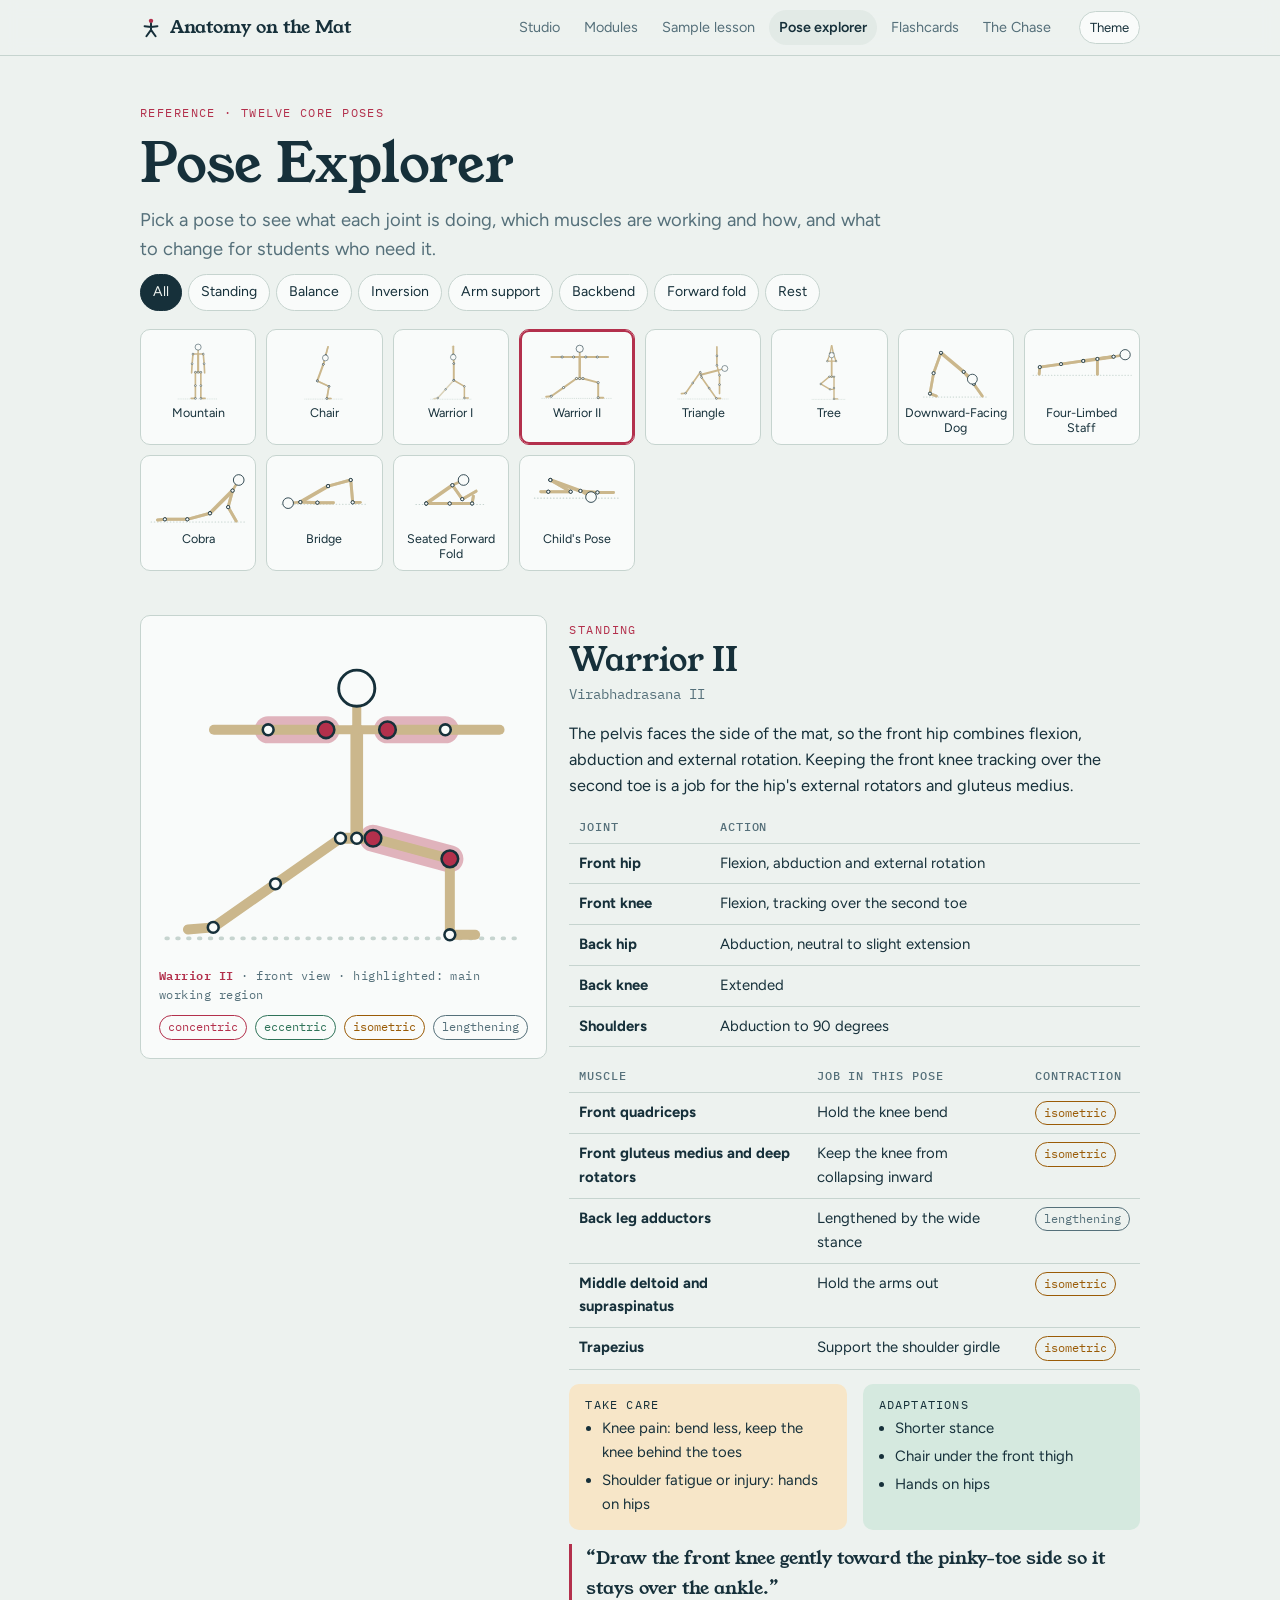
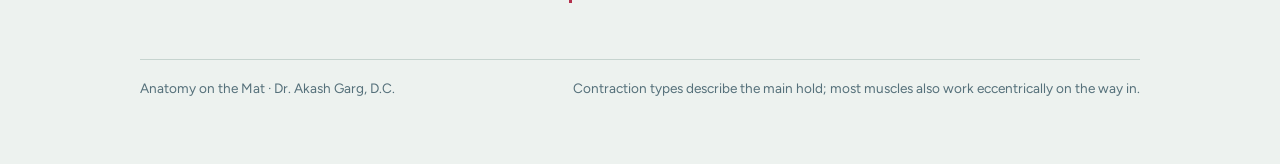
<file: poses.html>
<!doctype html>
<html lang="en">
<head>
<meta charset="utf-8">
<meta name="viewport" content="width=device-width, initial-scale=1, viewport-fit=cover">
<title>Pose Explorer · Anatomy on the Mat</title>
<link rel="icon" href="data:image/svg+xml,%3Csvg xmlns=%22http://www.w3.org/2000/svg%22 viewBox=%220 0 24 24%22%3E%3Crect width=%2224%22 height=%2224%22 rx=%225%22 fill=%22%2316303A%22/%3E%3Ccircle cx=%2212%22 cy=%225%22 r=%222.4%22 fill=%22%23F07F93%22/%3E%3Cpath d=%22M12 8v6M5 11l7 1 7-1M12 14l-5 6M12 14l5 6%22 stroke=%22%23E3ECE9%22 stroke-width=%222.2%22 stroke-linecap=%22round%22 fill=%22none%22/%3E%3C/svg%3E">
<meta name="description" content="Pose Explorer: joint actions, working muscles and contraction types, contraindications and adaptations for twelve core Vinyasa poses.">
<meta property="og:title" content="Pose Explorer · Anatomy on the Mat">
<meta property="og:description" content="Pose Explorer: joint actions, working muscles and contraction types, contraindications and adaptations for twelve core Vinyasa poses.">
<meta property="og:type" content="website">
<meta name="theme-color" content="#16303A">
<link rel="preconnect" href="https://fonts.googleapis.com">
<link rel="stylesheet" href="https://fonts.googleapis.com/css2?family=Figtree:wght@400;500;600;700&family=IBM+Plex+Mono:wght@400;500&family=Young+Serif&display=swap">
<link rel="stylesheet" href="shared.css">
<style>
.head{padding-block:clamp(26px,5vw,48px) 18px;display:flex;flex-direction:column;gap:10px}
.picker{display:grid;grid-template-columns:repeat(auto-fill,minmax(112px,1fr));gap:10px;margin-top:8px}
.pk{border:1px solid var(--line);background:var(--surface);border-radius:var(--r);padding:8px 6px 8px;cursor:pointer;display:flex;flex-direction:column;align-items:center;gap:4px;font:inherit;color:var(--ink)}
.pk svg{width:100%;height:64px}
.pk span{font-size:.78rem;line-height:1.2;text-align:center}
.pk[aria-pressed="true"]{border-color:var(--muscle);box-shadow:0 0 0 2px var(--muscle) inset}
.detail{align-items:start;display:grid;grid-template-columns:minmax(0,1fr) minmax(0,1.4fr);gap:22px;margin-top:26px}
@media (max-width:820px){.detail{grid-template-columns:1fr}}
.big svg{width:100%;height:auto;max-height:330px}
.dl h2{margin-top:2px}
.sk{font-family:var(--mono);color:var(--muted);font-size:.9rem}
.lists{display:grid;grid-template-columns:1fr 1fr;gap:16px}
@media (max-width:560px){.lists{grid-template-columns:1fr}}
.lists ul{margin:0;padding-left:1.1em;display:flex;flex-direction:column;gap:4px;font-size:.93rem}
.box{border-radius:var(--r);padding:14px 16px}
.box.warn{background:var(--warn-soft)}
.box.ok{background:var(--sage-soft)}
.box h3{font-family:var(--mono);font-size:.74rem;letter-spacing:.1em;text-transform:uppercase;margin-bottom:6px}
.cue{font-family:var(--display);font-size:1.15rem;border-left:3px solid var(--muscle);padding-left:14px}
.legend{display:flex;gap:8px;flex-wrap:wrap}
</style>
</head>
<body>
<div id="bar"></div>
<main class="wrap">
  <header class="head">
    <span class="eyebrow">Reference · twelve core poses</span>
    <h1>Pose Explorer</h1>
    <p class="lede">Pick a pose to see what each joint is doing, which muscles are working and how, and what to change for students who need it.</p>
    <div class="seg" id="fam" role="group" aria-label="Filter by pose family"></div>
    <div class="picker" id="picker"></div>
  </header>

  <div class="detail" id="detail">
    <figure class="plate big" style="margin:0">
      <svg id="big" role="img" aria-label="Figure of the selected pose"></svg>
      <span class="plate-cap" id="bigCap"></span>
      <div class="legend"><span class="chip c-con">concentric</span><span class="chip c-ecc">eccentric</span><span class="chip c-iso">isometric</span><span class="chip c-len">lengthening</span></div>
    </figure>
    <div class="stack dl">
      <div><span class="eyebrow" id="fam1"></span><h2 id="nm"></h2><span class="sk" id="sk"></span></div>
      <p id="sum"></p>
      <div class="scroll"><table class="data"><thead><tr><th>Joint</th><th>Action</th></tr></thead><tbody id="act"></tbody></table></div>
      <div class="scroll"><table class="data"><thead><tr><th>Muscle</th><th>Job in this pose</th><th>Contraction</th></tr></thead><tbody id="mus"></tbody></table></div>
      <div class="lists">
        <div class="box warn"><h3>Take care</h3><ul id="con"></ul></div>
        <div class="box ok"><h3>Adaptations</h3><ul id="ad"></ul></div>
      </div>
      <p class="cue" id="cue"></p>
    </div>
  </div>
  <footer class="foot"><span>Anatomy on the Mat · Dr. Akash Garg, D.C.</span><span>Contraction types describe the main hold; most muscles also work eccentrically on the way in.</span></footer>
</main>
<script src="common.js"></script>
<script src="data-poses.js"></script>
<script>
(function(){
  const CT={con:["concentric","c-con"],ecc:["eccentric","c-ecc"],iso:["isometric","c-iso"],len:["lengthening","c-len"]};
  const fams=["All",...new Set(POSES.map(p=>p.family))];
  let fam="All", cur=(location.hash||"").slice(1);
  if(!POSES.some(p=>p.id===cur)) cur="warrior2";
  const famEl=document.getElementById("fam"), pk=document.getElementById("picker");
  famEl.innerHTML=fams.map(f=>`<button type="button" aria-pressed="${f===fam}" data-f="${f}">${f}</button>`).join("");
  function picker(){
    pk.innerHTML=POSES.filter(p=>fam==="All"||p.family===fam).map(p=>`<button type="button" class="pk" data-id="${p.id}" aria-pressed="${p.id===cur}"><svg data-fig="${p.id}"></svg><span>${p.name}</span></button>`).join("");
    pk.querySelectorAll("svg[data-fig]").forEach(s=>drawFigure(s,POSES.find(p=>p.id===s.dataset.fig).fig,{}));
  }
  function show(){
    const p=POSES.find(x=>x.id===cur);
    drawFigure(document.getElementById("big"),p.fig,{highlight:p.hl,joints:p.joints});
    document.getElementById("bigCap").innerHTML=`<b>${p.name}</b> · ${p.fig.view==="front"?"front":"side"} view · highlighted: main working region`;
    document.getElementById("fam1").textContent=p.family;
    document.getElementById("nm").textContent=p.name;
    document.getElementById("sk").textContent=p.sk;
    document.getElementById("sum").textContent=p.summary;
    document.getElementById("act").innerHTML=p.actions.map(([j,a])=>`<tr><td><b>${j}</b></td><td>${a}</td></tr>`).join("");
    document.getElementById("mus").innerHTML=p.muscles.map(([m,j,c])=>`<tr><td><b>${m}</b></td><td>${j}</td><td><span class="chip ${CT[c][1]}">${CT[c][0]}</span></td></tr>`).join("");
    document.getElementById("con").innerHTML=p.contra.map(x=>`<li>${x}</li>`).join("");
    document.getElementById("ad").innerHTML=p.adapt.map(x=>`<li>${x}</li>`).join("");
    document.getElementById("cue").textContent="“"+p.cue+"”";
    pk.querySelectorAll(".pk").forEach(b=>b.setAttribute("aria-pressed",b.dataset.id===cur));
  }
  famEl.addEventListener("click",e=>{const b=e.target.closest("button");if(!b)return;fam=b.dataset.f;famEl.querySelectorAll("button").forEach(x=>x.setAttribute("aria-pressed",x===b));picker();});
  pk.addEventListener("click",e=>{const b=e.target.closest(".pk");if(!b)return;cur=b.dataset.id;show();try{history.replaceState(null,"","#"+cur);}catch(_){}
    if(innerWidth<820)document.getElementById("detail").scrollIntoView({behavior:"smooth"});});
  picker();show();
})();
</script>
</body>
</html>
</file>
<file: shared.css>
/* Layout: an anatomy-atlas practice notebook. Left-aligned reading column, figures set as numbered "plates" with mono captions. */
:root{
  --bg:#EDF2EF; --surface:#F9FBFA; --surface-2:#E2EAE6;
  --ink:#16303A; --muted:#55707A; --line:#C6D4CF;
  --muscle:#B3304C; --muscle-soft:#F3D9DE;
  --bone:#CBB78C; --bone-soft:#F1EADA;
  --sage:#2F7359; --sage-soft:#D5E9DF;
  --warn:#9A5B06; --warn-soft:#F7E6C8;
  --display:"Young Serif", Georgia, "Times New Roman", serif;
  --body:"Figtree", system-ui, -apple-system, "Segoe UI", sans-serif;
  --mono:"IBM Plex Mono", ui-monospace, Menlo, Consolas, monospace;
  --r:10px;
  color-scheme:light;
}
@media (prefers-color-scheme:dark){:root:not([data-theme="light"]){
  --bg:#0F1B20; --surface:#15252B; --surface-2:#1C3037;
  --ink:#E3ECE9; --muted:#95ADB3; --line:#2A424A;
  --muscle:#F07F93; --muscle-soft:#3A1F27;
  --bone:#D6C497; --bone-soft:#2E2A1F;
  --sage:#7CC7A6; --sage-soft:#183A30;
  --warn:#F0B764; --warn-soft:#3A2C14;
  color-scheme:dark;}}
:root[data-theme="dark"]{
  --bg:#0F1B20; --surface:#15252B; --surface-2:#1C3037;
  --ink:#E3ECE9; --muted:#95ADB3; --line:#2A424A;
  --muscle:#F07F93; --muscle-soft:#3A1F27;
  --bone:#D6C497; --bone-soft:#2E2A1F;
  --sage:#7CC7A6; --sage-soft:#183A30;
  --warn:#F0B764; --warn-soft:#3A2C14;
  color-scheme:dark;}

*{box-sizing:border-box}
[hidden]{display:none!important}
html{-webkit-text-size-adjust:100%}
body{margin:0;background:var(--bg);color:var(--ink);font-family:var(--body);font-size:1.02rem;line-height:1.6}
a{color:var(--sage);text-underline-offset:3px}
a:focus-visible,button:focus-visible,[tabindex]:focus-visible,summary:focus-visible{outline:3px solid var(--muscle);outline-offset:2px;border-radius:4px}
.wrap{max-width:1080px;margin:0 auto;padding-inline:clamp(16px,4vw,40px);padding-block:0 64px}
h1,h2,h3{font-family:var(--display);font-weight:400;line-height:1.15;text-wrap:balance;margin:0}
h1{font-size:clamp(2.1rem,5vw,3.4rem)}
h2{font-size:clamp(1.5rem,3vw,2rem)}
h3{font-size:1.2rem}
p{margin:0}
.lede{font-size:1.15rem;color:var(--muted);max-width:62ch}
.eyebrow{font-family:var(--mono);font-size:.74rem;letter-spacing:.12em;text-transform:uppercase;color:var(--muscle)}
.mono{font-family:var(--mono)}
.muted{color:var(--muted)}
.stack{display:flex;flex-direction:column;gap:14px}
.prose{max-width:66ch;display:flex;flex-direction:column;gap:14px}
.term{font-family:var(--mono);font-size:.88em;background:var(--bone-soft);padding:.05em .35em;border-radius:4px}

/* top bar */
.bar{position:sticky;top:env(safe-area-inset-top,0px);z-index:20;background:color-mix(in srgb,var(--bg) 88%,transparent);backdrop-filter:blur(8px);border-bottom:1px solid var(--line)}
.bar-in{max-width:1080px;margin:0 auto;padding:10px clamp(16px,4vw,40px);display:flex;align-items:center;gap:18px;flex-wrap:wrap}
.brand{font-family:var(--display);font-size:1.12rem;color:var(--ink);text-decoration:none;display:flex;align-items:center;gap:8px}
.brand svg{flex:none}
.nav{display:flex;gap:4px;flex-wrap:wrap;margin-left:auto}
.nav a{font-size:.9rem;color:var(--muted);text-decoration:none;padding:6px 10px;border-radius:999px}
.nav a:hover{color:var(--ink);background:var(--surface-2)}
.nav a[aria-current="page"]{color:var(--ink);background:var(--surface-2);font-weight:600}
@media (max-width:700px){
  .bar-in{gap:6px 10px;padding-block:8px 6px}
  .theme-btn{margin-left:auto}
  .nav{order:3;width:100%;margin-left:0;flex-wrap:nowrap;overflow-x:auto;scrollbar-width:none;-webkit-overflow-scrolling:touch}
  .nav::-webkit-scrollbar{display:none}
  .nav a{white-space:nowrap;padding:5px 10px}
}
.theme-btn{border:1px solid var(--line);background:var(--surface);color:var(--ink);border-radius:999px;padding:5px 10px;font:inherit;font-size:.82rem;cursor:pointer}

/* plates */
.plate{background:var(--surface);border:1px solid var(--line);border-radius:var(--r);padding:18px;display:flex;flex-direction:column;gap:10px;min-width:0}
.plate-cap{font-family:var(--mono);font-size:.74rem;color:var(--muted);letter-spacing:.04em}
.plate-cap b{color:var(--muscle);font-weight:600}
svg text{font-family:var(--mono)}

/* buttons & chips */
.btn{display:inline-flex;align-items:center;gap:8px;border:1px solid var(--ink);background:var(--ink);color:var(--bg);padding:10px 16px;border-radius:999px;font:inherit;font-weight:600;font-size:.95rem;cursor:pointer;text-decoration:none}
.btn.ghost{background:transparent;color:var(--ink)}
.btn:hover{filter:brightness(1.1)}
.btn[disabled]{opacity:.45;cursor:not-allowed}
.seg{display:flex;flex-wrap:wrap;gap:6px}
.seg button{border:1px solid var(--line);background:var(--surface);color:var(--ink);border-radius:999px;padding:6px 12px;font:inherit;font-size:.88rem;cursor:pointer}
.seg button[aria-pressed="true"]{background:var(--ink);color:var(--bg);border-color:var(--ink)}
.chip{display:inline-block;font-family:var(--mono);font-size:.72rem;padding:2px 8px;border-radius:999px;border:1px solid currentColor;white-space:nowrap}
.c-con{color:var(--muscle)} .c-ecc{color:var(--sage)} .c-iso{color:var(--warn)} .c-len{color:var(--muted)}

table.data{border-collapse:collapse;width:100%;font-size:.93rem}
table.data th{text-align:left;font-family:var(--mono);font-size:.72rem;letter-spacing:.08em;text-transform:uppercase;color:var(--muted);font-weight:500;padding:6px 10px;border-bottom:1px solid var(--line)}
table.data td{padding:8px 10px;border-bottom:1px solid var(--line);vertical-align:top}
.scroll{overflow-x:auto}

.foot{margin-top:56px;padding-top:18px;border-top:1px solid var(--line);font-size:.85rem;color:var(--muted);display:flex;gap:16px;flex-wrap:wrap;justify-content:space-between}
@media (prefers-reduced-motion:reduce){*{animation:none!important;transition:none!important}}
</file>
